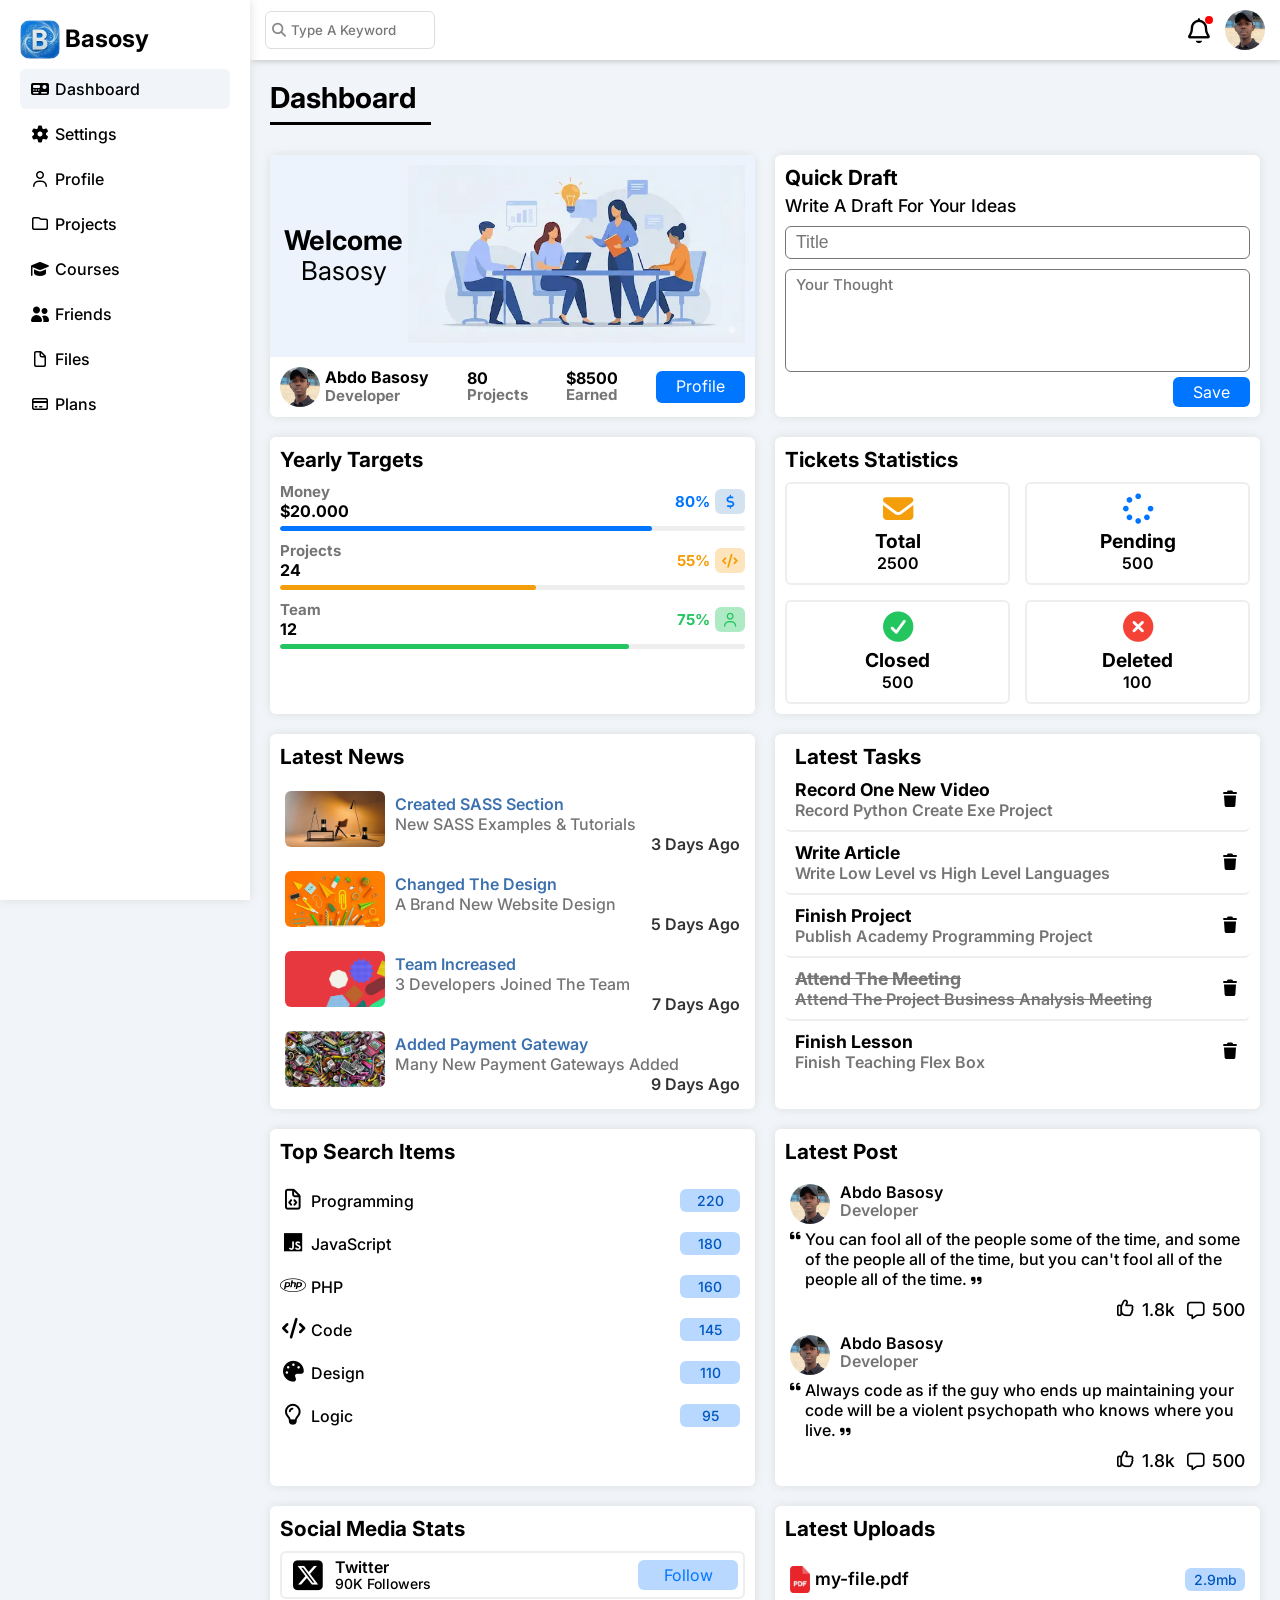
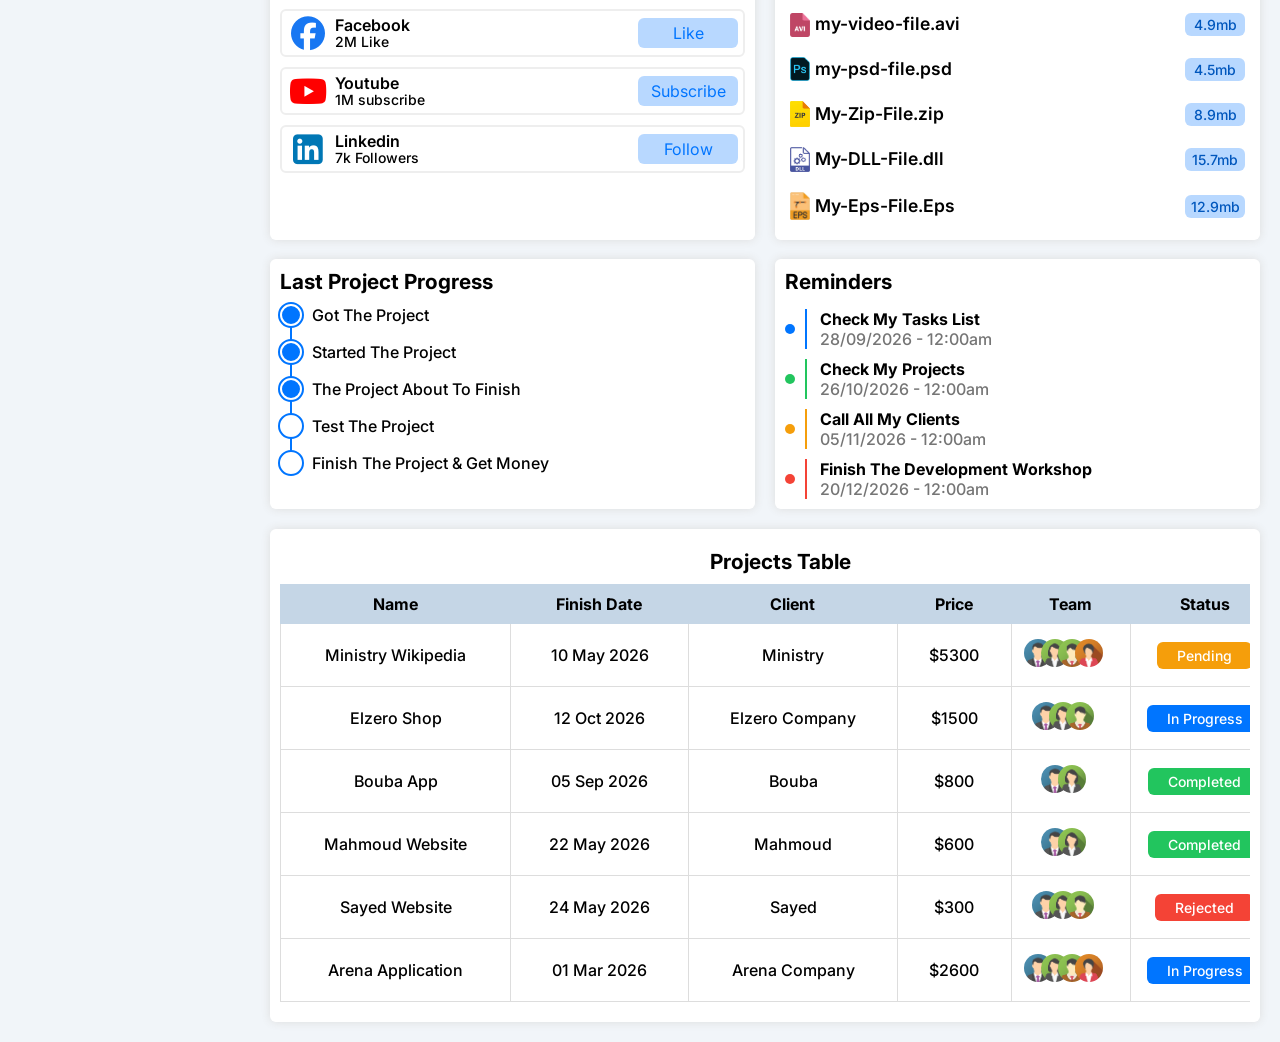
<file: index.html>
<!doctype html>
<html lang="en">
  <head>
    <meta charset="UTF-8" />
    <meta name="viewport" content="width=device-width, initial-scale=1.0" />
    <title>My Dashboard</title>
    <link rel="icon" href="imgs/logo-2.webp" type="image/webp" />
    <meta
      name="description"
      content="Welcome to Abdo Basosy's Developer Dashboard. A comprehensive admin panel to manage projects, track daily tasks, statistics, and yearly targets efficiently."
    />
    <link rel="preconnect" href="https://fonts.googleapis.com" />
    <link rel="preconnect" href="https://fonts.gstatic.com" crossorigin />
    <link
      rel="preload"
      as="style"
      href="https://fonts.googleapis.com/css2?family=Inter:wght@400;500;600;700&display=swap"
    />
    <link
      rel="stylesheet"
      href="https://fonts.googleapis.com/css2?family=Inter:wght@400;500;600;700&display=swap"
      media="print"
      onload="this.media = 'all'"
    />
    <noscript>
      <link
        rel="stylesheet"
        href="https://fonts.googleapis.com/css2?family=Inter:wght@400;500;600;700&display=swap"
      />
    </noscript>
    <link rel="preload" as="image" href="imgs/welcom-team.webp" />
    <link
      rel="stylesheet"
      href="css/all.min.css"
      media="print"
      onload="this.media = 'all'"
    />
    <noscript><link rel="stylesheet" href="css/all.min.css" /></noscript>
    <link rel="stylesheet" href="css/framework.css" />
    <link rel="stylesheet" href="css/master.min.css" />
  </head>
  <body class="d-grid">
    <aside class="sidebar bc-white p-10 p-relative">
      <div class="sidebar__logo d-flex align-center gap-5 mb-10">
        <img src="imgs/logo-2.webp" alt="" class="sidebar__logo-image rad-10" />
        <h2 class="sidebar__heading m-0">Basosy</h2>
      </div>
      <ul class="sidebar__links">
        <li>
          <a
            href="index.html"
            class="p-10 rad-6 mb-5 d-flex gap-5 align-center sidebar__link fw-500 active"
          >
            <i
              class="fa-solid fa-tachograph-digital fa-fw"
              aria-hidden="true"
            ></i>
            <span>Dashboard</span>
          </a>
        </li>
        <li>
          <a
            href="settings.html"
            class="p-10 rad-6 mb-5 d-flex gap-5 align-center sidebar__link fw-500"
          >
            <i class="fa-solid fa-gear fa-fw" aria-hidden="true"></i>
            <span>Settings</span>
          </a>
        </li>
        <li>
          <a
            href="profile.html"
            class="p-10 rad-6 mb-5 d-flex gap-5 align-center sidebar__link fw-500"
          >
            <i class="fa-regular fa-user fa-fw" aria-hidden="true"></i>
            <span>Profile</span>
          </a>
        </li>
        <li>
          <a
            href="projects.html"
            class="p-10 rad-6 mb-5 d-flex gap-5 align-center sidebar__link fw-500"
          >
            <i class="fa-regular fa-folder fa-fw" aria-hidden="true"></i>
            <span>Projects</span>
          </a>
        </li>
        <li>
          <a
            href="courses.html"
            class="p-10 rad-6 mb-5 d-flex gap-5 align-center sidebar__link fw-500"
          >
            <i class="fa-solid fa-graduation-cap fa-fw" aria-hidden="true"></i>
            <span>Courses</span>
          </a>
        </li>
        <li>
          <a
            href="friends.html"
            class="p-10 rad-6 mb-5 d-flex gap-5 align-center sidebar__link fw-500"
          >
            <i class="fa-solid fa-user-group fa-fw" aria-hidden="true"></i>
            <span>Friends</span>
          </a>
        </li>
        <li>
          <a
            href="files.html"
            class="p-10 rad-6 mb-5 d-flex gap-5 align-center sidebar__link fw-500"
          >
            <i class="fa-regular fa-file fa-fw" aria-hidden="true"></i>
            <span>Files</span>
          </a>
        </li>
        <li>
          <a
            href="plans.html"
            class="p-10 rad-6 mb-5 d-flex gap-5 align-center sidebar__link fw-500"
          >
            <i class="fa-regular fa-credit-card fa-fw" aria-hidden="true"></i>
            <span>Plans</span>
          </a>
        </li>
      </ul>
    </aside>
    <main>
      <header
        class="header bc-white p-10 d-flex justify-between align-center gap-5"
      >
        <search class="p-relative header__search">
          <form action="">
            <i
              class="fa-solid fa-magnifying-glass p-absolute header__search-icon fs-14"
            ></i>
            <label for="search" class="visually-hidden">Search Bar</label>
            <input
              type="search"
              placeholder="Type A Keyword"
              id="search"
              class="p-10 rad-6 header__search-input fw-500 m-transition w-100 f-family-i"
            />
          </form>
        </search>
        <div class="header__profile d-flex align-center gap-10">
          <i
            class="fa-regular fa-bell fa-lg p-relative header__icon"
            aria-hidden="true"
          ></i>
          <a href="profile.html" class="header__image">
            <img
              src="imgs/myimage.webp"
              class="rad-half p-relative w-full h-full"
              alt="your image"
            />
          </a>
        </div>
      </header>
      <div class="page-content p-20">
        <h1 class="page-content__title p-relative m-0">Dashboard</h1>
        <div class="page-content__wrapper">
          <section class="card welcome">
            <div
              class="welcome__title p-10 d-flex justify-between align-center f-wrap-r"
            >
              <h2 class="welcome__heading lh-1 tc f-grow">
                Welcome <span class="welcome__user-name">Basosy</span>
              </h2>
              <div class="welcome__image f-grow">
                <img src="imgs/welcom-team.webp" alt="" />
              </div>
            </div>
            <div
              class="welcome__info d-flex justify-between p-10 gap-15 lh-1 align-center f-wrap"
            >
              <div class="welcome__user d-flex align-center gap-5 f-grow">
                <img
                  class="welcome__user-image rad-half"
                  src="imgs/myimage.webp"
                  alt=""
                />
                <div class="welcome__user-info">
                  <h3 class="welcome__name m-0 fs-16">Abdo Basosy</h3>
                  <span class="welcome__job f-bold fs-15 c-gray"
                    >Developer</span
                  >
                </div>
              </div>
              <div class="welcome__projects f-grow">
                <span class="welcome__projects-number f-bold">80</span>
                <p class="welcome__projects-label m-0 f-bold fs-15 c-gray">
                  Projects
                </p>
              </div>
              <div class="welcome__money f-grow">
                <span class="f-bold welcome__money-number">$8500</span>
                <p class="m-0 f-bold welcome__money-label c-gray fs-15">
                  Earned
                </p>
              </div>
              <a
                class="button welcome__button bc-primary c-white d-flex align-center rad-6 ml-a"
                href="profile.html"
                aria-label="Go To Profile Page"
                >Profile</a
              >
            </div>
          </section>
          <section class="card draft p-10 d-flex f-column">
            <div class="mb-10">
              <h2 class="card__title m-0 fs-20 mb-5">Quick Draft</h2>
              <p class="card__title-desc m-0 fs-18 fw-500">
                Write A Draft For Your Ideas
              </p>
            </div>
            <form action="" class="d-flex f-column f-grow draft__form">
              <div class="mb-10 draft__title">
                <label for="title-of-draft" class="visually-hidden"
                  >Write Your Title</label
                >
                <input
                  type="text"
                  id="title-of-draft"
                  placeholder="Title"
                  class="draft__title-input w-full p-5 rad-6 fs-18"
                />
              </div>
              <div class="draft__area mb-5 f-grow">
                <label for="text" class="visually-hidden"
                  >Write Your Thought</label
                >
                <textarea
                  id="text"
                  placeholder="Your Thought"
                  class="draft__textarea w-full rad-6 p-5 f-family-i h-full fs-18"
                ></textarea>
              </div>
              <button
                type="submit"
                class="rad-6 bc-primary c-white button draft__submit ml-a f-family-i d-block fs-16 c-poin"
              >
                Save
              </button>
            </form>
          </section>
          <section class="card yearly_targets p-10">
            <h2 class="card__title m-0 fs-20">Yearly Targets</h2>
            <div class="yearly_targets__target mt-10">
              <div class="d-flex justify-between align-center">
                <div class="stats">
                  <h3 class="stats__title m-0 c-gray fs-15" id="money-label">
                    Money
                  </h3>
                  <p class="stats__number m-0 f-bold">$20.000</p>
                </div>
                <div
                  class="yearly_targets__Percentage first d-iflex align-center gap-5"
                >
                  <span class="c-primary f-bold fs-15" aria-hidden="true"
                    >80%</span
                  >
                  <i
                    class="yearly_targets__Percentage-icon fa-solid fa-dollar-sign c-primary rad-6 d-iflex align-center justify-center fs-14"
                    aria-hidden="true"
                  ></i>
                </div>
              </div>
              <progress
                value="80"
                max="100"
                class="yearly_targets__progg yearly_targets__progg--primary bc-eee rad-6 mt-5 d-block w-full"
                aria-labelledby="money-label"
              ></progress>
            </div>
            <div class="yearly_targets__target mt-10">
              <div class="d-flex justify-between align-center">
                <div class="stats">
                  <h3 class="stats__title m-0 c-gray fs-15" id="projects-label">
                    Projects
                  </h3>
                  <p class="stats__number m-0 f-bold">24</p>
                </div>
                <div
                  class="yearly_targets__Percentage second d-iflex align-center gap-5"
                >
                  <span class="c-warning f-bold fs-15" aria-hidden="true"
                    >55%</span
                  >
                  <i
                    class="yearly_targets__Percentage-icon fa-solid fa-code c-warning rad-6 d-iflex align-center justify-center fs-14"
                    aria-hidden="true"
                  ></i>
                </div>
              </div>
              <progress
                value="55"
                max="100"
                class="yearly_targets__progg yearly_targets__progg--warning bc-eee rad-6 mt-5 d-block w-full"
                aria-labelledby="projects-label"
              ></progress>
            </div>
            <div class="yearly_targets__target mt-10">
              <div class="d-flex justify-between align-center">
                <div class="stats">
                  <h3 class="stats__title m-0 c-gray fs-15" id="team-label">
                    Team
                  </h3>
                  <p class="stats__number m-0 f-bold">12</p>
                </div>
                <div
                  class="yearly_targets__Percentage third d-iflex align-center gap-5"
                >
                  <span class="c-success f-bold fs-15" aria-hidden="true"
                    >75%</span
                  >
                  <i
                    class="yearly_targets__Percentage-icon fa-regular fa-user c-success rad-6 d-iflex align-center justify-center fs-14"
                    aria-hidden="true"
                  ></i>
                </div>
              </div>
              <progress
                value="75"
                max="100"
                class="yearly_targets__progg yearly_targets__progg--success bc-eee rad-6 mt-5 d-block w-full"
                aria-labelledby="team-label"
              ></progress>
            </div>
          </section>
          <section class="card tickets-stats p-10">
            <h2 class="card__title m-0 fs-20">Tickets Statistics</h2>
            <div
              class="tickets-stats__boxes d-flex justify-between f-wrap gap-15 mt-10"
            >
              <div class="tickets-stats__box rad-6 p-10 tc f-grow">
                <i
                  class="fa-solid fa-envelope tickets-stats__icon c-warning mb-5 fs-30"
                  aria-hidden="true"
                ></i>
                <span class="tickets-stats__label d-block f-bold fs-19"
                  >Total</span
                >
                <span class="tickets-stats__number d-block fw-600">2500</span>
              </div>
              <div class="tickets-stats__box rad-6 p-10 tc f-grow">
                <i
                  class="fa-solid fa-spinner tickets-stats__icon c-primary mb-5 fs-30"
                  aria-hidden="true"
                ></i>
                <span class="tickets-stats__label d-block f-bold fs-19"
                  >Pending</span
                >
                <span class="tickets-stats__number d-block fw-600">500</span>
              </div>
              <div class="tickets-stats__box rad-6 p-10 tc f-grow">
                <i
                  class="fa-solid fa-circle-check tickets-stats__icon c-success mb-5 fs-30"
                  aria-hidden="true"
                ></i>
                <span class="tickets-stats__label d-block f-bold fs-19"
                  >Closed</span
                >
                <span class="tickets-stats__number d-block fw-600">500</span>
              </div>
              <div class="tickets-stats__box rad-6 p-10 tc f-grow">
                <i
                  class="fa-solid fa-circle-xmark tickets-stats__icon c-danger mb-5 fs-30"
                  aria-hidden="true"
                ></i>
                <span class="tickets-stats__label d-block f-bold fs-19"
                  >Deleted</span
                >
                <span class="tickets-stats__number d-block fw-600">100</span>
              </div>
            </div>
          </section>
          <section class="card news p-10">
            <h2 class="card__title m-0 mb-10 fs-20">Latest News</h2>
            <div class="news__wrapper d-flex gap-10 align-center rad-6 p-5">
              <img
                src="imgs/news-01.webp"
                alt=""
                class="news__image w-100 rad-6"
              />
              <div class="news__content f-grow w-full">
                <p class="news__title m-0 fw-600">Created SASS Section</p>
                <p class="news__desc m-0 fw-500 c-gray">
                  New SASS Examples & Tutorials
                </p>
                <span class="news__date fw-600 d-block text-end"
                  >3 Days Ago</span
                >
              </div>
            </div>
            <div class="news__wrapper d-flex gap-10 align-center rad-6 p-5">
              <img
                src="imgs/news-02.webp"
                alt=""
                class="news__image w-100 rad-6"
              />
              <div class="news__content f-grow w-full">
                <p class="news__title m-0 fw-600">Changed The Design</p>
                <p class="news__desc m-0 fw-500 c-gray">
                  A Brand New Website Design
                </p>
                <span class="news__date fw-600 c-gray d-block text-end"
                  >5 Days Ago</span
                >
              </div>
            </div>
            <div class="news__wrapper d-flex gap-10 align-center rad-6 p-5">
              <img
                src="imgs/news-03.webp"
                alt=""
                class="news__image w-100 rad-6"
              />
              <div class="news__content f-grow w-full">
                <p class="news__title m-0 fw-600">Team Increased</p>
                <p class="news__desc m-0 fw-500 c-gray">
                  3 Developers Joined The Team
                </p>
                <span class="news__date fw-600 c-gray d-block text-end"
                  >7 Days Ago</span
                >
              </div>
            </div>
            <div class="news__wrapper d-flex gap-10 align-center rad-6 p-5">
              <img
                src="imgs/news-04.webp"
                alt=""
                class="news__image w-100 rad-6"
              />
              <div class="news__content f-grow w-full">
                <p class="news__title m-0 fw-600">Added Payment Gateway</p>
                <p class="news__desc m-0 fw-500 c-gray">
                  Many New Payment Gateways Added
                </p>
                <span class="news__date fw-600 c-gray d-block text-end"
                  >9 Days Ago</span
                >
              </div>
            </div>
          </section>
          <section class="card tasks p-10">
            <h2 class="card__title tasks__heading m-0 fs-20">Latest Tasks</h2>
            <ul>
              <li
                class="tasks__row d-flex justify-between align-center p-10 gap-10 rad-6"
              >
                <div class="tasks__info">
                  <h3 class="tasks__title m-0 fs-18">Record One New Video</h3>
                  <p class="tasks__desc m-0 fw-600 c-gray">
                    Record Python Create Exe Project
                  </p>
                </div>
                <button
                  class="but-reset tasks__icon m-transition c-poin fs-16"
                  aria-label="Delete task: Record One New Video"
                >
                  <i class="fa-solid fa-trash" aria-hidden="true"></i>
                </button>
              </li>
              <li
                class="tasks__row d-flex justify-between align-center p-10 gap-10 rad-6"
              >
                <div class="tasks__info">
                  <h3 class="tasks__title m-0 fs-18">Write Article</h3>
                  <p class="tasks__desc m-0 fw-600 c-gray">
                    Write Low Level vs High Level Languages
                  </p>
                </div>
                <button
                  class="but-reset tasks__icon m-transition c-poin fs-16"
                  aria-label="Delete task: Write Article"
                >
                  <i class="fa-solid fa-trash" aria-hidden="true"></i>
                </button>
              </li>
              <li
                class="tasks__row d-flex justify-between align-center p-10 gap-10 rad-6"
              >
                <div class="tasks__info">
                  <h3 class="tasks__title m-0 fs-18">Finish Project</h3>
                  <p class="tasks__desc m-0 fw-600 c-gray">
                    Publish Academy Programming Project
                  </p>
                </div>
                <button
                  class="but-reset tasks__icon m-transition c-poin fs-16"
                  aria-label="Delete task: Finish Project"
                >
                  <i class="fa-solid fa-trash" aria-hidden="true"></i>
                </button>
              </li>
              <li
                class="tasks__row d-flex justify-between align-center p-10 gap-10 c-gray rad-6"
              >
                <div class="tasks__info text-strike">
                  <h3 class="tasks__title m-0 fs-18">Attend The Meeting</h3>
                  <p class="tasks__desc m-0 fw-600 c-gray">
                    Attend The Project Business Analysis Meeting
                  </p>
                </div>
                <button
                  class="but-reset tasks__icon m-transition c-poin fs-16"
                  aria-label="Delete task: Attend The Meeting"
                >
                  <i class="fa-solid fa-trash" aria-hidden="true"></i>
                </button>
              </li>
              <li
                class="tasks__row d-flex justify-between align-center p-10 gap-10 rad-6"
              >
                <div class="tasks__info">
                  <h3 class="tasks__title m-0 fs-18">Finish Lesson</h3>
                  <p class="tasks__desc m-0 fw-600 c-gray">
                    Finish Teaching Flex Box
                  </p>
                </div>
                <button
                  class="but-reset tasks__icon m-transition c-poin fs-16"
                  aria-label="Delete task: Finish Lesson"
                >
                  <i class="fa-solid fa-trash" aria-hidden="true"></i>
                </button>
              </li>
            </ul>
          </section>
          <section class="card top-search p-10">
            <h2 class="card__title m-0 fs-20">Top Search Items</h2>
            <ul class="top-search__items mt-15">
              <li
                class="top-search__item d-flex justify-between gap-10 fw-500 m-transition rad-6"
              >
                <div class="top-search__keyword d-flex align-center gap-5">
                  <i
                    class="fa-regular fa-file-code fs-20"
                    aria-hidden="true"
                  ></i>
                  Programming
                </div>
                <span class="top-search__counter rad-6 fs-14 tc">220</span>
              </li>
              <li
                class="top-search__item d-flex justify-between gap-10 fw-500 m-transition rad-6"
              >
                <div class="top-search__keyword d-flex align-center gap-5">
                  <i class="fa-brands fa-js fs-20" aria-hidden="true"></i>
                  JavaScript
                </div>
                <span class="top-search__counter rad-6 fs-14 tc">180</span>
              </li>
              <li
                class="top-search__item d-flex justify-between gap-10 fw-500 m-transition rad-6"
              >
                <div class="top-search__keyword d-flex align-center gap-5">
                  <i class="fa-brands fa-php fs-20" aria-hidden="true"></i>
                  PHP
                </div>
                <span class="top-search__counter rad-6 fs-14 tc">160</span>
              </li>
              <li
                class="top-search__item d-flex justify-between gap-10 fw-500 m-transition rad-6"
              >
                <div class="top-search__keyword d-flex align-center gap-5">
                  <i class="fa-solid fa-code fs-20" aria-hidden="true"></i>
                  Code
                </div>
                <span class="top-search__counter rad-6 fs-14 tc">145</span>
              </li>
              <li
                class="top-search__item d-flex justify-between gap-10 fw-500 m-transition rad-6"
              >
                <div class="top-search__keyword d-flex align-center gap-5">
                  <i class="fa-solid fa-palette fs-20" aria-hidden="true"></i>
                  Design
                </div>
                <span class="top-search__counter rad-6 fs-14 tc">110</span>
              </li>
              <li
                class="top-search__item d-flex justify-between gap-10 fw-500 m-transition rad-6"
              >
                <div class="top-search__keyword d-flex align-center gap-5">
                  <i
                    class="fa-regular fa-lightbulb fs-20"
                    aria-hidden="true"
                  ></i>
                  Logic
                </div>
                <span class="top-search__counter rad-6 fs-14 tc">95</span>
              </li>
            </ul>
          </section>
          <section class="card post p-10">
            <h2 class="card__title m-0 fs-20">Latest Post</h2>
            <div class="post__box p-5 rad-6">
              <div class="post__author mt-15 d-flex gap-10 f-wrap">
                <img
                  src="imgs/myimage.webp"
                  alt=""
                  class="post__author-avatar rad-half"
                />
                <div class="post__author-info lh-1">
                  <p class="post__author-name m-0 fw-600">Abdo Basosy</p>
                  <span class="post__author-job fw-600 c-gray">Developer</span>
                </div>
              </div>
              <q class="post__text fw-500 d-block mt-5 p-relative">
                You can fool all of the people some of the time, and some of the
                people all of the time, but you can't fool all of the people all
                of the time.
              </q>
              <div class="post__stats d-flex gap-10 mt-10 justify-end">
                <div class="post__like d-flex gap-5 align-center fw-500 fs-18">
                  <button
                    class="but-reset fs-18 post__like-icon c-poin"
                    aria-label="Like This post"
                  >
                    <i class="fa-regular fa-thumbs-up" aria-hidden="true"></i>
                  </button>
                  <span class="post__like-number">1.8k</span>
                  <span class="visually-hidden">like</span>
                </div>
                <div
                  class="post__comment d-flex gap-5 align-center fw-500 fs-18"
                >
                  <i
                    class="fa-regular fa-message post__comment-icon"
                    aria-hidden="true"
                  ></i>
                  <span class="visually-hidden">comment</span>
                  <span class="post__comment-number">500</span>
                </div>
              </div>
            </div>
            <div class="post__box p-5 rad-6">
              <div class="post__author d-flex gap-10 f-wrap">
                <img
                  src="imgs/myimage.webp"
                  alt=""
                  class="post__author-avatar rad-half"
                />
                <div class="post__author-info lh-1">
                  <p class="post__author-name m-0 fw-600">Abdo Basosy</p>
                  <span class="post__author-job fw-600 c-gray">Developer</span>
                </div>
              </div>
              <q class="post__text fw-500 d-block mt-5 p-relative">
                Always code as if the guy who ends up maintaining your code will
                be a violent psychopath who knows where you live.
              </q>
              <div class="post__stats d-flex gap-10 mt-10 justify-end">
                <div class="post__like d-flex gap-5 align-center fw-500 fs-18">
                  <button
                    class="but-reset fs-18 post__like-icon c-poin"
                    aria-label="Like This post"
                  >
                    <i class="fa-regular fa-thumbs-up" aria-hidden="true"></i>
                  </button>
                  <span class="post__like-number">1.8k</span>
                  <span class="visually-hidden">like</span>
                </div>
                <div
                  class="post__comment d-flex gap-5 align-center fw-500 fs-18"
                >
                  <i
                    class="fa-regular fa-message post__comment-icon"
                    aria-hidden="true"
                  ></i>
                  <span class="visually-hidden">comment</span>
                  <span class="post__comment-number">500</span>
                </div>
              </div>
            </div>
          </section>
          <section class="card p-10 social-media">
            <h2 class="card__title m-0 mb-10 fs-20">Social Media Stats</h2>
            <div
              class="social-media__box social-media__box--twitter d-flex justify-center gap-5 align-center rad-6 p-5 mb-10 m-transition p-relative"
            >
              <i
                class="fa-brands fa-square-x-twitter social-media__icon"
                aria-hidden="true"
              ></i>
              <div class="social-media__stats f-grow lh-1">
                <div class="social-media__title fw-600">Twitter</div>
                <div class="social-media__desc fw-500 fs-14">90K Followers</div>
              </div>
              <a
                href="https://x.com/home"
                target="_blank"
                aria-label="Go To Twitter"
                class="social-media__button c-primary rad-6 m-transition tc"
                >Follow</a
              >
            </div>
            <div
              class="social-media__box social-media__box--facebook d-flex justify-between gap-5 align-center rad-6 p-5 mb-10 m-transition p-relative"
            >
              <i
                class="fa-brands fa-facebook social-media__icon social-media__icon--facebook"
                aria-hidden="true"
              ></i>
              <div class="social-media__stats f-grow lh-1">
                <div class="social-media__title fw-600">Facebook</div>
                <div class="social-media__desc fw-500 fs-14">2M Like</div>
              </div>
              <a
                href="https://www.facebook.com/"
                target="_blank"
                aria-label="Go To Facebook"
                class="social-media__button c-primary rad-6 m-transition tc"
                >Like</a
              >
            </div>
            <div
              class="social-media__box social-media__box--youtube d-flex justify-between gap-5 align-center rad-6 p-5 mb-10 m-transition p-relative"
            >
              <i
                class="fa-brands fa-youtube social-media__icon social-media__icon--youtube"
                aria-hidden="true"
              ></i>
              <div class="social-media__stats f-grow lh-1">
                <div class="social-media__title fw-600">Youtube</div>
                <div class="social-media__desc fw-500 fs-14">1M subscribe</div>
              </div>
              <a
                href="https://www.youtube.com/"
                target="_blank"
                aria-label="Go To Youtube"
                class="social-media__button c-primary rad-6 m-transition tc"
                >Subscribe</a
              >
            </div>
            <div
              class="social-media__box social-media__box--linkedin d-flex justify-between gap-5 align-center rad-6 p-5 mb-10 m-transition p-relative"
            >
              <i
                class="fa-brands fa-square-linkedin social-media__icon social-media__icon--linkedin"
                aria-hidden="true"
              ></i>
              <div class="social-media__stats f-grow lh-1">
                <div class="social-media__title fw-600">Linkedin</div>
                <div class="social-media__desc fw-500 fs-14">7k Followers</div>
              </div>
              <a
                href="https://www.linkedin.com/"
                target="_blank"
                aria-label="Go To Linkedin"
                class="social-media__button c-primary rad-6 m-transition tc"
                >Follow</a
              >
            </div>
          </section>
          <section class="card p-10 uploads">
            <h2 class="card__title m-0 fs-20">Latest Uploads</h2>
            <ul class="uploads__list mt-15">
              <li class="uploads__file rad-6 d-flex gap-5 align-center">
                <img
                  src="imgs/pdf-icon.webp"
                  alt="pdf-icon"
                  class="uploads__file-icon"
                  aria-hidden="true"
                  loading="lazy"
                />
                <div class="uploads__file-desc d-flex justify-between f-grow">
                  <div class="uploads__file-name fw-600 fs-18">my-file.pdf</div>
                  <span class="uploads__file-size fw-500 tc fs-14 rad-6"
                    >2.9mb</span
                  >
                </div>
              </li>
              <li class="uploads__file rad-6 d-flex gap-5 align-center">
                <img
                  src="imgs/avi-icon.webp"
                  alt="avi-icon"
                  class="uploads__file-icon"
                  aria-hidden="true"
                  loading="lazy"
                />
                <div class="uploads__file-desc d-flex justify-between f-grow">
                  <div class="uploads__file-name fw-600 fs-18">
                    my-video-file.avi
                  </div>
                  <span class="uploads__file-size fw-500 tc fs-14 rad-6"
                    >4.9mb</span
                  >
                </div>
              </li>
              <li class="uploads__file rad-6 d-flex gap-5 align-center">
                <img
                  src="imgs/psd-icon.webp"
                  alt="psd-icon"
                  class="uploads__file-icon"
                  aria-hidden="true"
                  loading="lazy"
                />
                <div class="uploads__file-desc d-flex justify-between f-grow">
                  <div class="uploads__file-name fw-600 fs-18">
                    my-psd-file.psd
                  </div>
                  <span class="uploads__file-size fw-500 tc fs-14 rad-6"
                    >4.5mb</span
                  >
                </div>
              </li>
              <li class="uploads__file rad-6 d-flex gap-5 align-center">
                <img
                  src="imgs/zip-icon.webp"
                  alt="zip-icon"
                  class="uploads__file-icon"
                  aria-hidden="true"
                  loading="lazy"
                />
                <div class="uploads__file-desc d-flex justify-between f-grow">
                  <div class="uploads__file-name fw-600 fs-18">
                    My-Zip-File.zip
                  </div>
                  <span class="uploads__file-size fw-500 tc fs-14 rad-6"
                    >8.9mb</span
                  >
                </div>
              </li>
              <li class="uploads__file rad-6 d-flex gap-5 align-center">
                <img
                  src="imgs/dll-icon.webp"
                  alt="dll-icon"
                  class="uploads__file-icon"
                  aria-hidden="true"
                  loading="lazy"
                />
                <div class="uploads__file-desc d-flex justify-between f-grow">
                  <div class="uploads__file-name fw-600 fs-18">
                    My-DLL-File.dll
                  </div>
                  <span class="uploads__file-size fw-500 tc fs-14 rad-6"
                    >15.7mb</span
                  >
                </div>
              </li>
              <li class="uploads__file rad-6 d-flex gap-5 align-center">
                <img
                  src="imgs/eps-icon.webp"
                  class="uploads__file-icon"
                  alt="eps-icon"
                  aria-hidden="true"
                  loading="lazy"
                />
                <div class="uploads__file-desc d-flex justify-between f-grow">
                  <div class="uploads__file-name fw-600 fs-18">
                    My-Eps-File.Eps
                  </div>
                  <span class="uploads__file-size fw-500 tc fs-14 rad-6"
                    >12.9mb</span
                  >
                </div>
              </li>
            </ul>
          </section>
          <section class="card p-10 project-progress">
            <h2 class="card__title m-0 fs-20">Last Project Progress</h2>
            <ul class="project-progress__steps p-relative mt-10">
              <li
                class="project-progress__step done fw-500 d-flex gap-10 align-center"
              >
                Got The Project
              </li>
              <li
                class="project-progress__step done fw-500 d-flex gap-10 align-center"
              >
                Started The Project
              </li>
              <li
                class="project-progress__step done fw-500 d-flex gap-10 align-center"
              >
                The Project About To Finish
              </li>
              <li
                class="project-progress__step pending fw-500 d-flex gap-10 align-center"
              >
                Test The Project
              </li>
              <li
                class="project-progress__step fw-500 d-flex gap-10 align-center"
              >
                Finish The Project & Get Money
              </li>
            </ul>
          </section>
          <section class="card p-10 reminders">
            <h2 class="card__title m-0 fs-20">Reminders</h2>
            <ul class="reminders_list mt-15">
              <li class="reminders__task rad-6 mb-10 p-relative">
                <p class="reminders__task-title m-0 f-bold">
                  Check My Tasks List
                </p>
                <p class="reminders__task-date m-0 c-gray fw-500">
                  28/09/2026 - 12:00am
                </p>
              </li>
              <li class="reminders__task rad-6 mb-10 p-relative">
                <p class="reminders__task-title m-0 f-bold">
                  Check My Projects
                </p>
                <p class="reminders__task-date m-0 c-gray fw-500">
                  26/10/2026 - 12:00am
                </p>
              </li>
              <li class="reminders__task rad-6 mb-10 p-relative">
                <p class="reminders__task-title m-0 f-bold">
                  Call All My Clients
                </p>
                <p class="reminders__task-date m-0 c-gray fw-500">
                  05/11/2026 - 12:00am
                </p>
              </li>
              <li class="reminders__task rad-6 p-relative">
                <p class="reminders__task-title m-0 f-bold">
                  Finish The Development Workshop
                </p>
                <p class="reminders__task-date m-0 c-gray fw-500">
                  20/12/2026 - 12:00am
                </p>
              </li>
            </ul>
          </section>
        </div>
        <section class="project-table mt-20 card">
          <div class="project-table__responsive-table">
            <table class="project-table__table w-full fw-500">
              <caption class="project-table__caption f-bold fs-20 mb-10">
                Projects Table
              </caption>
              <thead class="project__thead rad-6">
                <tr>
                  <th class="project__th p-10">Name</th>
                  <th class="project__th p-10">Finish Date</th>
                  <th class="project__th p-10">Client</th>
                  <th class="project__th p-10">Price</th>
                  <th class="project__th p-10">Team</th>
                  <th class="project__th p-10">Status</th>
                </tr>
              </thead>
              <tbody class="project-table__tbody">
                <tr class="project-table__tbody-tr">
                  <td class="project__td p-20 tc">Ministry Wikipedia</td>
                  <td class="project__td p-20 tc">10 May 2026</td>
                  <td class="project__td p-20 tc">Ministry</td>
                  <td class="project__td p-20 tc">$5300</td>
                  <td class="project-table__image-holder tc p-15">
                    <img
                      src="imgs/team-01.png"
                      alt=""
                      class="project-table__tbody-img"
                      loading="lazy"
                    />
                    <img
                      src="imgs/team-02.png"
                      alt=""
                      class="project-table__tbody-img"
                      loading="lazy"
                    />
                    <img
                      src="imgs/team-03.png"
                      alt=""
                      class="project-table__tbody-img"
                      loading="lazy"
                    />
                    <img
                      src="imgs/team-04.png"
                      alt=""
                      class="project-table__tbody-img"
                      loading="lazy"
                    />
                  </td>
                  <td class="project__td">
                    <div
                      class="project-table__stat button bc-warning rad-6 c-white"
                    >
                      Pending
                    </div>
                  </td>
                </tr>
                <tr class="project-table__tbody-tr">
                  <td class="project__td p-20 tc">Elzero Shop</td>
                  <td class="project__td p-20 tc">12 Oct 2026</td>
                  <td class="project__td p-20 tc">Elzero Company</td>
                  <td class="project__td p-20 tc">$1500</td>
                  <td class="project-table__image-holder tc p-15">
                    <img
                      src="imgs/team-01.png"
                      alt=""
                      class="project-table__tbody-img"
                      loading="lazy"
                    />
                    <img
                      src="imgs/team-02.png"
                      alt=""
                      class="project-table__tbody-img"
                      loading="lazy"
                    />
                    <img
                      src="imgs/team-03.png"
                      alt=""
                      class="project-table__tbody-img"
                      loading="lazy"
                    />
                  </td>
                  <td class="project__td">
                    <div
                      class="project-table__stat button bc-primary rad-6 c-white"
                    >
                      In Progress
                    </div>
                  </td>
                </tr>
                <tr class="project-table__tbody-tr">
                  <td class="project__td p-20 tc">Bouba App</td>
                  <td class="project__td p-20 tc">05 Sep 2026</td>
                  <td class="project__td p-20 tc">Bouba</td>
                  <td class="project__td p-20 tc">$800</td>
                  <td class="project-table__image-holder tc p-15">
                    <img
                      src="imgs/team-01.png"
                      alt=""
                      class="project-table__tbody-img"
                      loading="lazy"
                    />
                    <img
                      src="imgs/team-02.png"
                      alt=""
                      class="project-table__tbody-img"
                      loading="lazy"
                    />
                  </td>
                  <td class="project__td">
                    <div
                      class="project-table__stat button bc-success rad-6 c-white"
                    >
                      Completed
                    </div>
                  </td>
                </tr>
                <tr class="project-table__tbody-tr">
                  <td class="project__td p-20 tc">Mahmoud Website</td>
                  <td class="project__td p-20 tc">22 May 2026</td>
                  <td class="project__td p-20 tc">Mahmoud</td>
                  <td class="project__td p-20 tc">$600</td>
                  <td class="project-table__image-holder tc p-15">
                    <img
                      src="imgs/team-01.png"
                      alt=""
                      class="project-table__tbody-img"
                      loading="lazy"
                    />
                    <img
                      src="imgs/team-02.png"
                      alt=""
                      class="project-table__tbody-img"
                      loading="lazy"
                    />
                  </td>
                  <td class="project__td">
                    <div
                      class="project-table__stat button bc-success rad-6 c-white"
                    >
                      Completed
                    </div>
                  </td>
                </tr>
                <tr class="project-table__tbody-tr">
                  <td class="project__td p-20 tc">Sayed Website</td>
                  <td class="project__td p-20 tc">24 May 2026</td>
                  <td class="project__td p-20 tc">Sayed</td>
                  <td class="project__td p-20 tc">$300</td>
                  <td class="project-table__image-holder tc p-15">
                    <img
                      src="imgs/team-01.png"
                      alt=""
                      class="project-table__tbody-img"
                      loading="lazy"
                    />
                    <img
                      src="imgs/team-02.png"
                      alt=""
                      class="project-table__tbody-img"
                      loading="lazy"
                    />
                    <img
                      src="imgs/team-03.png"
                      alt=""
                      class="project-table__tbody-img"
                      loading="lazy"
                    />
                  </td>
                  <td class="project__td">
                    <div
                      class="project-table__stat button bc-danger rad-6 c-white"
                    >
                      Rejected
                    </div>
                  </td>
                </tr>
                <tr class="project-table__tbody-tr">
                  <td class="project__td p-20 tc">Arena Application</td>
                  <td class="project__td p-20 tc">01 Mar 2026</td>
                  <td class="project__td p-20 tc">Arena Company</td>
                  <td class="project__td p-20 tc">$2600</td>
                  <td class="project-table__image-holder tc p-15">
                    <img
                      src="imgs/team-01.png"
                      alt=""
                      class="project-table__tbody-img"
                      loading="lazy"
                    />
                    <img
                      src="imgs/team-02.png"
                      alt=""
                      class="project-table__tbody-img"
                      loading="lazy"
                    />
                    <img
                      src="imgs/team-03.png"
                      alt=""
                      class="project-table__tbody-img"
                      loading="lazy"
                    />
                    <img
                      src="imgs/team-04.png"
                      alt=""
                      class="project-table__tbody-img"
                      loading="lazy"
                    />
                  </td>
                  <td class="project__td">
                    <div
                      class="project-table__stat button bc-primary rad-6 c-white"
                    >
                      In Progress
                    </div>
                  </td>
                </tr>
              </tbody>
            </table>
          </div>
        </section>
      </div>
    </main>
  </body>
</html>
</file>
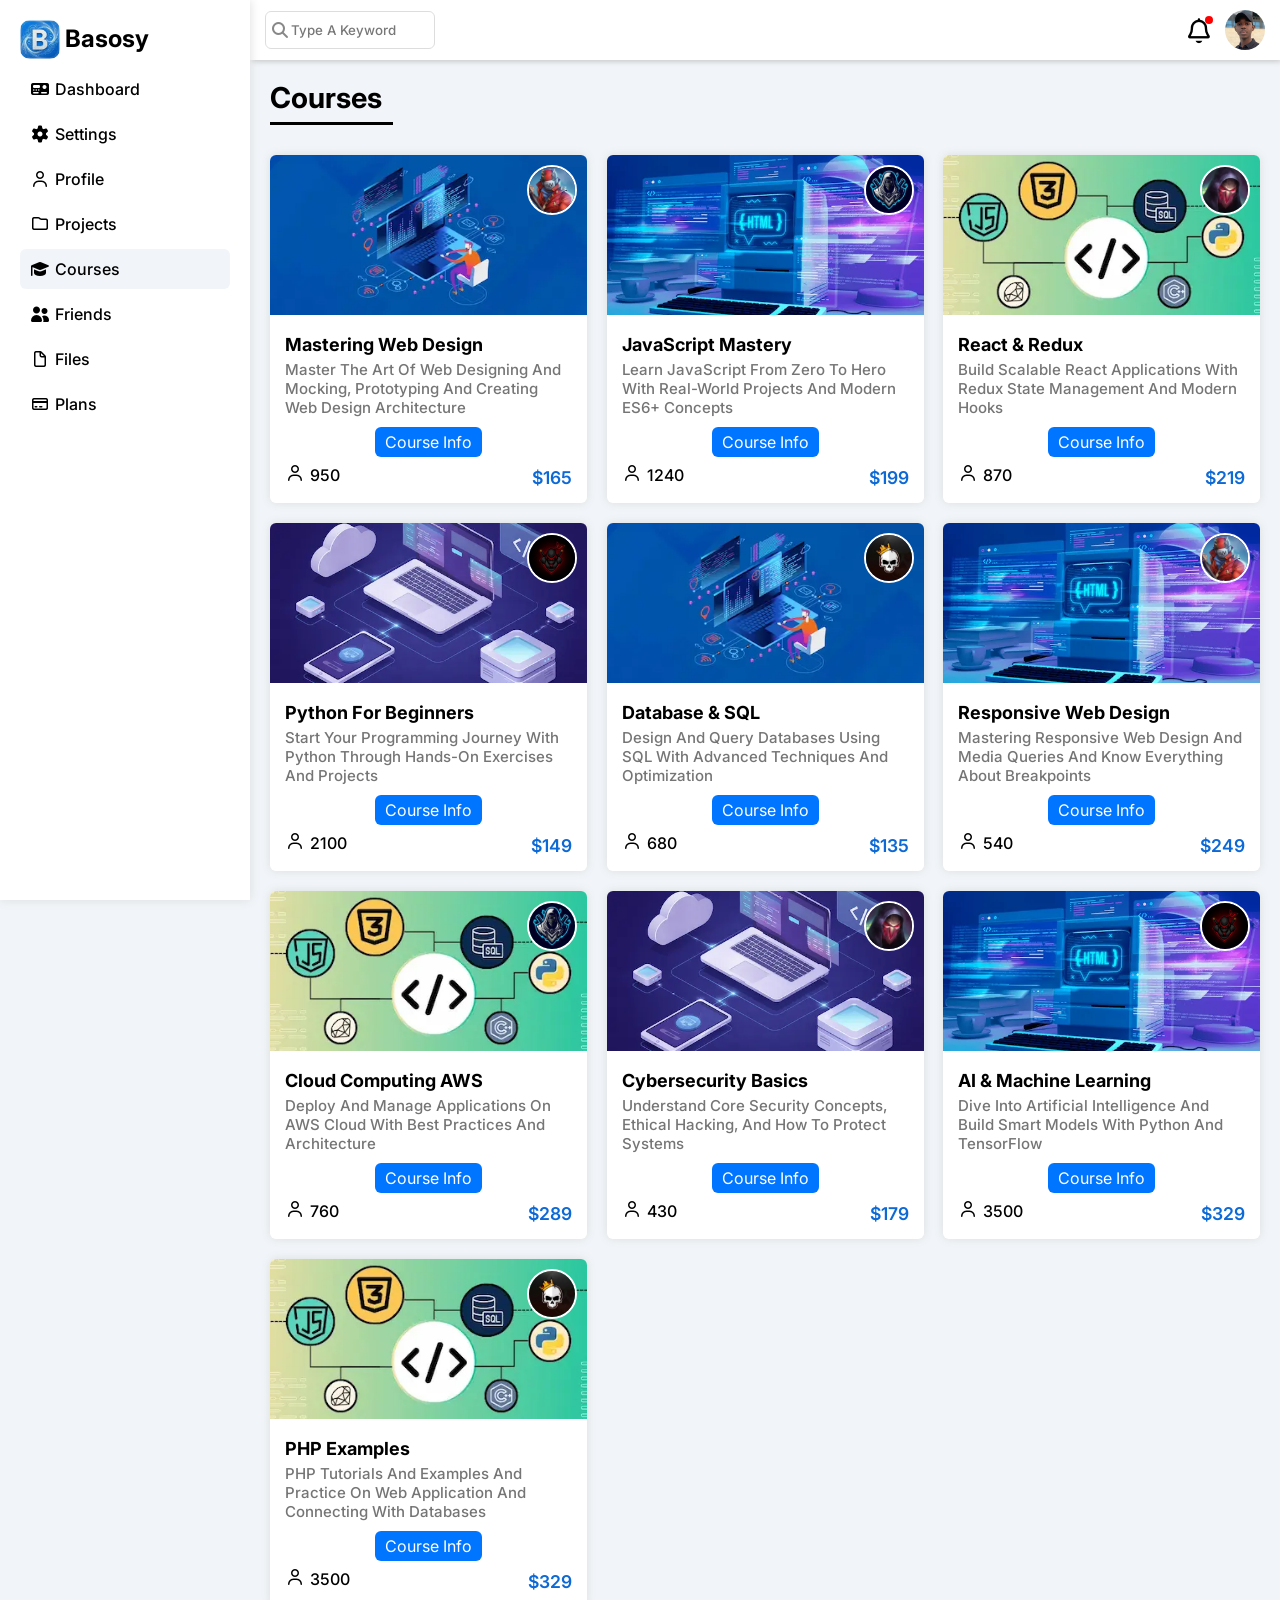
<file: courses.html>
<!doctype html>
<html lang="en">
  <head>
    <meta charset="UTF-8" />
    <meta name="viewport" content="width=device-width, initial-scale=1.0" />
    <title>Courses</title>
    <link rel="icon" href="imgs/logo-2.webp" type="image/webp" />
    <meta
      name="description"
      content="Basosy Dashboard Courses: Your gateway to learning. Discover new web development tutorials, track student counts, and access detailed information for tech courses."
    />
    <link rel="preconnect" href="https://fonts.googleapis.com" />
    <link rel="preconnect" href="https://fonts.gstatic.com" crossorigin />
    <link
      rel="preload"
      as="style"
      href="https://fonts.googleapis.com/css2?family=Inter:wght@400;500;600;700&display=swap"
    />
    <link
      rel="stylesheet"
      href="https://fonts.googleapis.com/css2?family=Inter:wght@400;500;600;700&display=swap"
      media="print"
      onload="this.media = 'all'"
    />
    <noscript>
      <link
        rel="stylesheet"
        href="https://fonts.googleapis.com/css2?family=Inter:wght@400;500;600;700&display=swap"
      />
    </noscript>
    <link
      rel="stylesheet"
      href="css/all.min.css"
      media="print"
      onload="this.media = 'all'"
    />
    <noscript><link rel="stylesheet" href="css/all.min.css" /></noscript>
    <link rel="stylesheet" href="css/framework.css" />
    <link rel="stylesheet" href="css/master.min.css" />
  </head>
  <body>
    <aside class="sidebar bc-white p-10 p-relative">
      <div class="sidebar__logo d-flex align-center gap-5 mb-10">
        <img
          src="imgs/logo-2.webp"
          alt="Basosy Logo"
          class="sidebar__logo-image rad-10"
        />
        <h2 class="sidebar__heading m-0">Basosy</h2>
      </div>
      <ul class="sidebar__links">
        <li>
          <a
            href="index.html"
            class="p-10 rad-6 mb-5 d-flex gap-5 align-center sidebar__link fw-500"
          >
            <i
              class="fa-solid fa-tachograph-digital fa-fw"
              aria-hidden="true"
            ></i>
            <span>Dashboard</span>
          </a>
        </li>
        <li>
          <a
            href="settings.html"
            class="p-10 rad-6 mb-5 d-flex gap-5 align-center sidebar__link fw-500"
          >
            <i class="fa-solid fa-gear fa-fw" aria-hidden="true"></i>
            <span>Settings</span>
          </a>
        </li>
        <li>
          <a
            href="profile.html"
            class="p-10 rad-6 mb-5 d-flex gap-5 align-center sidebar__link fw-500"
          >
            <i class="fa-regular fa-user fa-fw" aria-hidden="true"></i>
            <span>Profile</span>
          </a>
        </li>
        <li>
          <a
            href="projects.html"
            class="p-10 rad-6 mb-5 d-flex gap-5 align-center sidebar__link fw-500"
          >
            <i class="fa-regular fa-folder fa-fw" aria-hidden="true"></i>
            <span>Projects</span>
          </a>
        </li>
        <li>
          <a
            href="courses.html"
            class="p-10 rad-6 mb-5 d-flex gap-5 align-center sidebar__link fw-500 active"
          >
            <i class="fa-solid fa-graduation-cap fa-fw" aria-hidden="true"></i>
            <span>Courses</span>
          </a>
        </li>
        <li>
          <a
            href="friends.html"
            class="p-10 rad-6 mb-5 d-flex gap-5 align-center sidebar__link fw-500"
          >
            <i class="fa-solid fa-user-group fa-fw" aria-hidden="true"></i>
            <span>Friends</span>
          </a>
        </li>
        <li>
          <a
            href="files.html"
            class="p-10 rad-6 mb-5 d-flex gap-5 align-center sidebar__link fw-500"
          >
            <i class="fa-regular fa-file fa-fw" aria-hidden="true"></i>
            <span>Files</span>
          </a>
        </li>
        <li>
          <a
            href="plans.html"
            class="p-10 rad-6 mb-5 d-flex gap-5 align-center sidebar__link fw-500"
          >
            <i class="fa-regular fa-credit-card fa-fw" aria-hidden="true"></i>
            <span>Plans</span>
          </a>
        </li>
      </ul>
    </aside>
    <main>
      <header
        class="header bc-white p-10 d-flex justify-between align-center gap-5"
      >
        <search class="p-relative header__search">
          <form action="">
            <i
              class="fa-solid fa-magnifying-glass p-absolute header__search-icon"
            ></i>
            <label for="search" class="visually-hidden">Search Bar</label>
            <input
              type="search"
              placeholder="Type A Keyword"
              id="search"
              class="p-10 rad-6 header__search-input fw-500 m-transition w-100 f-family-i"
            />
          </form>
        </search>
        <div class="header__profile d-flex align-center gap-10">
          <i
            class="fa-regular fa-bell fa-lg p-relative header__icon"
            aria-hidden="true"
          ></i>
          <a href="profile.html" class="header__image">
            <img
              src="imgs/myimage.webp"
              class="rad-half p-relative w-full h-full"
              alt="your image"
            />
          </a>
        </div>
      </header>
      <div class="page-content p-20">
        <h1 class="page-content__title m-0 p-relative">Courses</h1>
        <div class="page-content__wrapper courses-page">
          <section class="card course-card p-relative ov-h m-transition">
            <img
              src="imgs/courses-1.webp"
              alt=""
              class="course-card__img mw-full w-full"
            />
            <img
              src="imgs/friend-01.webp"
              alt=""
              class="course-card__owner p-absolute rad-half"
            />
            <div class="course-card__box p-15">
              <h2 class="card__title card__title--course m-0 mb-5">
                Mastering Web Design
              </h2>
              <p class="card__title-desc m-0 c-gray fw-500 fs-15 mb-10">
                Master The Art Of Web Designing And Mocking, Prototyping And
                Creating Web Design Architecture
              </p>
              <a
                href="#"
                class="course-card__info-button bc-primary c-white rad-6 d-block m-a"
                >Course Info</a
              >
              <div
                class="course-card__info d-flex justify-between align-center gap-5 f-wrap mt-5"
              >
                <div class="d-flex gap-5 fw-500">
                  <i
                    class="fa-regular fa-user fa-fw course-card__icon"
                    aria-hidden="true"
                  ></i>
                  <span class="visually-hidden">Student Number</span>
                  <span class="course-card__stu-num">950</span>
                </div>
                <span
                  class="course-card__salary fw-600 c-primary-a d-block mt-5 text-end fs-18"
                  >$165</span
                >
              </div>
            </div>
          </section>
          <section class="card course-card p-relative ov-h m-transition">
            <img
              src="imgs/courses-2.webp"
              alt=""
              class="course-card__img mw-full w-full"
            />
            <img
              src="imgs/friend-02.webp"
              alt=""
              class="course-card__owner p-absolute rad-half"
            />
            <div class="course-card__box p-15">
              <h2 class="card__title card__title--course m-0 mb-5">
                JavaScript Mastery
              </h2>
              <p class="card__title-desc m-0 c-gray fw-500 fs-15 mb-10">
                Learn JavaScript From Zero To Hero With Real-World Projects And
                Modern ES6+ Concepts
              </p>
              <a
                href="#"
                class="course-card__info-button bc-primary c-white rad-6 d-block m-a"
                >Course Info</a
              >
              <div
                class="course-card__info d-flex justify-between align-center gap-5 f-wrap mt-5"
              >
                <div class="d-flex gap-5 fw-500">
                  <i
                    class="fa-regular fa-user fa-fw course-card__icon"
                    aria-hidden="true"
                  ></i>
                  <span class="visually-hidden">Student Number</span>
                  <span class="course-card__stu-num">1240</span>
                </div>
                <span
                  class="course-card__salary fw-600 c-primary-a d-block mt-5 text-end fs-18"
                  >$199</span
                >
              </div>
            </div>
          </section>
          <section class="card course-card p-relative ov-h m-transition">
            <img
              src="imgs/courses-3.webp"
              alt=""
              class="course-card__img mw-full w-full"
            />
            <img
              src="imgs/friend-03.webp"
              alt=""
              class="course-card__owner p-absolute rad-half"
            />
            <div class="course-card__box p-15">
              <h2 class="card__title card__title--course m-0 mb-5">
                React & Redux
              </h2>
              <p class="card__title-desc m-0 c-gray fw-500 fs-15 mb-10">
                Build Scalable React Applications With Redux State Management
                And Modern Hooks
              </p>
              <a
                href="#"
                class="course-card__info-button bc-primary c-white rad-6 d-block m-a"
                >Course Info</a
              >
              <div
                class="course-card__info d-flex justify-between align-center gap-5 f-wrap mt-5"
              >
                <div class="d-flex gap-5 fw-500">
                  <i
                    class="fa-regular fa-user fa-fw course-card__icon"
                    aria-hidden="true"
                  ></i>
                  <span class="visually-hidden">Student Number</span>
                  <span class="course-card__stu-num">870</span>
                </div>
                <span
                  class="course-card__salary fw-600 c-primary-a d-block mt-5 text-end fs-18"
                  >$219</span
                >
              </div>
            </div>
          </section>
          <section class="card course-card p-relative ov-h m-transition">
            <img
              src="imgs/courses-4.webp"
              alt=""
              class="course-card__img mw-full w-full"
            />
            <img
              src="imgs/friend-04.webp"
              alt=""
              class="course-card__owner p-absolute rad-half"
            />
            <div class="course-card__box p-15">
              <h2 class="card__title card__title--course m-0 mb-5">
                Python For Beginners
              </h2>
              <p class="card__title-desc m-0 c-gray fw-500 fs-15 mb-10">
                Start Your Programming Journey With Python Through Hands-On
                Exercises And Projects
              </p>
              <a
                href="#"
                class="course-card__info-button bc-primary c-white rad-6 d-block m-a"
                >Course Info</a
              >
              <div
                class="course-card__info d-flex justify-between align-center gap-5 f-wrap mt-5"
              >
                <div class="d-flex gap-5 fw-500">
                  <i
                    class="fa-regular fa-user fa-fw course-card__icon"
                    aria-hidden="true"
                  ></i>
                  <span class="visually-hidden">Student Number</span>
                  <span class="course-card__stu-num">2100</span>
                </div>
                <span
                  class="course-card__salary fw-600 c-primary-a d-block mt-5 text-end fs-18"
                  >$149</span
                >
              </div>
            </div>
          </section>
          <section class="card course-card p-relative ov-h m-transition">
            <img
              src="imgs/courses-1.webp"
              alt=""
              class="course-card__img mw-full w-full"
            />
            <img
              src="imgs/friend-05.webp"
              alt=""
              class="course-card__owner p-absolute rad-half"
            />
            <div class="course-card__box p-15">
              <h2 class="card__title card__title--course m-0 mb-5">
                Database & SQL
              </h2>
              <p class="card__title-desc m-0 c-gray fw-500 fs-15 mb-10">
                Design And Query Databases Using SQL With Advanced Techniques
                And Optimization
              </p>
              <a
                href="#"
                class="course-card__info-button bc-primary c-white rad-6 d-block m-a"
                >Course Info</a
              >
              <div
                class="course-card__info d-flex justify-between align-center gap-5 f-wrap mt-5"
              >
                <div class="d-flex gap-5 fw-500">
                  <i
                    class="fa-regular fa-user fa-fw course-card__icon"
                    aria-hidden="true"
                  ></i>
                  <span class="visually-hidden">Student Number</span>
                  <span class="course-card__stu-num">680</span>
                </div>
                <span
                  class="course-card__salary fw-600 c-primary-a d-block mt-5 text-end fs-18"
                  >$135</span
                >
              </div>
            </div>
          </section>
          <section class="card course-card p-relative ov-h m-transition">
            <img
              src="imgs/courses-2.webp"
              alt=""
              class="course-card__img mw-full w-full"
            />
            <img
              src="imgs/friend-01.webp"
              alt=""
              class="course-card__owner p-absolute rad-half"
            />
            <div class="course-card__box p-15">
              <h2 class="card__title card__title--course m-0 mb-5">
                Responsive Web Design
              </h2>
              <p class="card__title-desc m-0 c-gray fw-500 fs-15 mb-10">
                Mastering Responsive Web Design And Media Queries And Know
                Everything About Breakpoints
              </p>
              <a
                href="#"
                class="course-card__info-button bc-primary c-white rad-6 d-block m-a"
                >Course Info</a
              >
              <div
                class="course-card__info d-flex justify-between align-center gap-5 f-wrap mt-5"
              >
                <div class="d-flex gap-5 fw-500">
                  <i
                    class="fa-regular fa-user fa-fw course-card__icon"
                    aria-hidden="true"
                  ></i>
                  <span class="visually-hidden">Student Number</span>
                  <span class="course-card__stu-num">540</span>
                </div>
                <span
                  class="course-card__salary fw-600 c-primary-a d-block mt-5 text-end fs-18"
                  >$249</span
                >
              </div>
            </div>
          </section>
          <section class="card course-card p-relative ov-h m-transition">
            <img
              src="imgs/courses-3.webp"
              alt=""
              class="course-card__img mw-full w-full"
            />
            <img
              src="imgs/friend-02.webp"
              alt=""
              class="course-card__owner p-absolute rad-half"
            />
            <div class="course-card__box p-15">
              <h2 class="card__title card__title--course m-0 mb-5">
                Cloud Computing AWS
              </h2>
              <p class="card__title-desc m-0 c-gray fw-500 fs-15 mb-10">
                Deploy And Manage Applications On AWS Cloud With Best Practices
                And Architecture
              </p>
              <a
                href="#"
                class="course-card__info-button bc-primary c-white rad-6 d-block m-a"
                >Course Info</a
              >
              <div
                class="course-card__info d-flex justify-between align-center gap-5 f-wrap mt-5"
              >
                <div class="d-flex gap-5 fw-500">
                  <i
                    class="fa-regular fa-user fa-fw course-card__icon"
                    aria-hidden="true"
                  ></i>
                  <span class="visually-hidden">Student Number</span>
                  <span class="course-card__stu-num">760</span>
                </div>
                <span
                  class="course-card__salary fw-600 c-primary-a d-block mt-5 text-end fs-18"
                  >$289</span
                >
              </div>
            </div>
          </section>
          <section class="card course-card p-relative ov-h m-transition">
            <img
              src="imgs/courses-4.webp"
              alt=""
              class="course-card__img mw-full w-full"
            />
            <img
              src="imgs/friend-03.webp"
              alt=""
              class="course-card__owner p-absolute rad-half"
            />
            <div class="course-card__box p-15">
              <h2 class="card__title card__title--course m-0 mb-5">
                Cybersecurity Basics
              </h2>
              <p class="card__title-desc m-0 c-gray fw-500 fs-15 mb-10">
                Understand Core Security Concepts, Ethical Hacking, And How To
                Protect Systems
              </p>
              <a
                href="#"
                class="course-card__info-button bc-primary c-white rad-6 d-block m-a"
                >Course Info</a
              >
              <div
                class="course-card__info d-flex justify-between align-center gap-5 f-wrap mt-5"
              >
                <div class="d-flex gap-5 fw-500">
                  <i
                    class="fa-regular fa-user fa-fw course-card__icon"
                    aria-hidden="true"
                  ></i>
                  <span class="visually-hidden">Student Number</span>
                  <span class="course-card__stu-num">430</span>
                </div>
                <span
                  class="course-card__salary fw-600 c-primary-a d-block mt-5 text-end fs-18"
                  >$179</span
                >
              </div>
            </div>
          </section>
          <section class="card course-card p-relative ov-h m-transition">
            <img
              src="imgs/courses-2.webp"
              alt=""
              class="course-card__img mw-full w-full"
            />
            <img
              src="imgs/friend-04.webp"
              alt=""
              class="course-card__owner p-absolute rad-half"
            />
            <div class="course-card__box p-15">
              <h2 class="card__title card__title--course m-0 mb-5">
                AI & Machine Learning
              </h2>
              <p class="card__title-desc m-0 c-gray fw-500 fs-15 mb-10">
                Dive Into Artificial Intelligence And Build Smart Models With
                Python And TensorFlow
              </p>
              <a
                href="#"
                class="course-card__info-button bc-primary c-white rad-6 d-block m-a"
                >Course Info</a
              >
              <div
                class="course-card__info d-flex justify-between align-center gap-5 f-wrap mt-5"
              >
                <div class="d-flex gap-5 fw-500">
                  <i
                    class="fa-regular fa-user fa-fw course-card__icon"
                    aria-hidden="true"
                  ></i>
                  <span class="visually-hidden">Student Number</span>
                  <span class="course-card__stu-num">3500</span>
                </div>
                <span
                  class="course-card__salary fw-600 c-primary-a d-block mt-5 text-end fs-18"
                  >$329</span
                >
              </div>
            </div>
          </section>
          <section class="card course-card p-relative ov-h m-transition">
            <img
              src="imgs/courses-3.webp"
              alt=""
              class="course-card__img mw-full w-full"
            />
            <img
              src="imgs/friend-05.webp"
              alt=""
              class="course-card__owner p-absolute rad-half"
            />
            <div class="course-card__box p-15">
              <h2 class="card__title card__title--course m-0 mb-5">
                PHP Examples
              </h2>
              <p class="card__title-desc m-0 c-gray fw-500 fs-15 mb-10">
                PHP Tutorials And Examples And Practice On Web Application And
                Connecting With Databases
              </p>
              <a
                href="#"
                class="course-card__info-button bc-primary c-white rad-6 d-block m-a"
                >Course Info</a
              >
              <div
                class="course-card__info d-flex justify-between align-center gap-5 f-wrap mt-5"
              >
                <div class="d-flex gap-5 fw-500">
                  <i
                    class="fa-regular fa-user fa-fw course-card__icon"
                    aria-hidden="true"
                  ></i>
                  <span class="visually-hidden">Student Number</span>
                  <span class="course-card__stu-num">3500</span>
                </div>
                <span
                  class="course-card__salary fw-600 c-primary-a d-block mt-5 text-end fs-18"
                  >$329</span
                >
              </div>
            </div>
          </section>
        </div>
      </div>
    </main>
  </body>
</html>
</file>
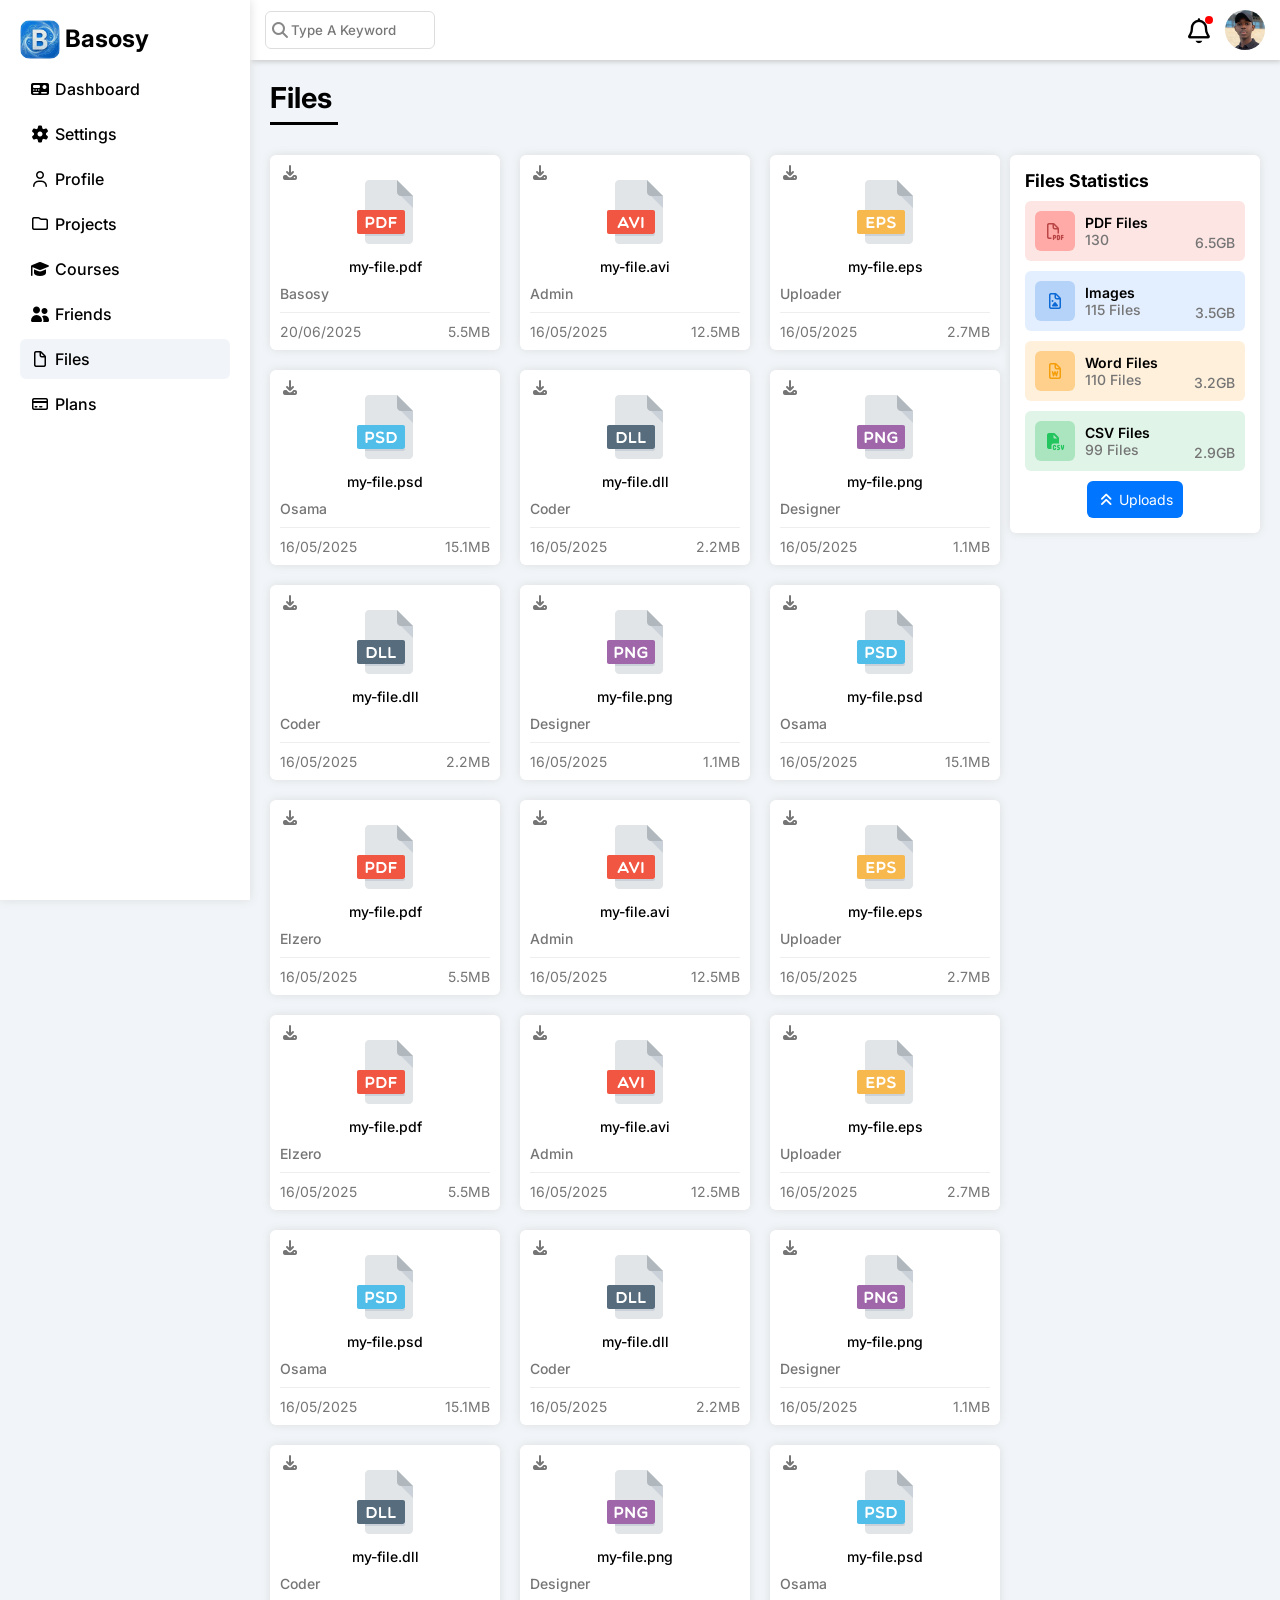
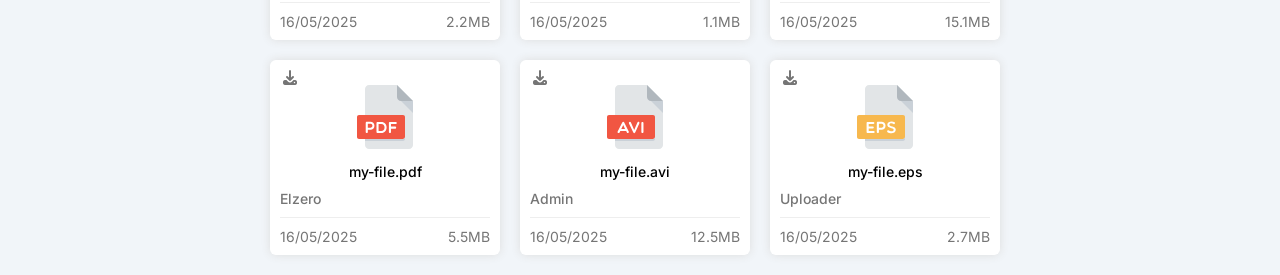
<file: files.html>
<!doctype html>
<html lang="en">
  <head>
    <meta charset="UTF-8" />
    <meta name="viewport" content="width=device-width, initial-scale=1.0" />
    <title>Files</title>
    <link rel="icon" href="imgs/logo-2.webp" type="image/webp" />
    <meta
      name="description"
      content="Manage and organize your files on the Basosy Dashboard. Browse uploads, monitor storage statistics by file type, and securely upload new documents."
    />
    <link rel="preconnect" href="https://fonts.googleapis.com" />
    <link rel="preconnect" href="https://fonts.gstatic.com" crossorigin />
    <link
      rel="preload"
      as="style"
      href="https://fonts.googleapis.com/css2?family=Inter:wght@400;500;600;700&display=swap"
    />
    <link
      rel="stylesheet"
      href="https://fonts.googleapis.com/css2?family=Inter:wght@400;500;600;700&display=swap"
      media="print"
      onload="this.media = 'all'"
    />
    <noscript>
      <link
        rel="stylesheet"
        href="https://fonts.googleapis.com/css2?family=Inter:wght@400;500;600;700&display=swap"
      />
    </noscript>
    <link
      rel="stylesheet"
      href="css/all.min.css"
      media="print"
      onload="this.media = 'all'"
    />
    <noscript><link rel="stylesheet" href="css/all.min.css" /></noscript>
    <link rel="stylesheet" href="css/framework.css" />
    <link rel="stylesheet" href="css/master.min.css" />
  </head>
  <body>
    <aside class="sidebar bc-white p-10 p-relative">
      <div class="sidebar__logo d-flex align-center gap-5 mb-10">
        <img src="imgs/logo-2.webp" alt="" class="sidebar__logo-image rad-10" />
        <h2 class="sidebar__heading m-0">Basosy</h2>
      </div>
      <ul class="sidebar__links">
        <li>
          <a
            href="index.html"
            class="p-10 rad-6 mb-5 d-flex gap-5 align-center sidebar__link fw-500"
          >
            <i
              class="fa-solid fa-tachograph-digital fa-fw"
              aria-hidden="true"
            ></i>
            <span>Dashboard</span>
          </a>
        </li>
        <li>
          <a
            href="settings.html"
            class="p-10 rad-6 mb-5 d-flex gap-5 align-center sidebar__link fw-500"
          >
            <i class="fa-solid fa-gear fa-fw" aria-hidden="true"></i>
            <span>Settings</span>
          </a>
        </li>
        <li>
          <a
            href="profile.html"
            class="p-10 rad-6 mb-5 d-flex gap-5 align-center sidebar__link fw-500"
          >
            <i class="fa-regular fa-user fa-fw" aria-hidden="true"></i>
            <span>Profile</span>
          </a>
        </li>
        <li>
          <a
            href="projects.html"
            class="p-10 rad-6 mb-5 d-flex gap-5 align-center sidebar__link fw-500"
          >
            <i class="fa-regular fa-folder fa-fw" aria-hidden="true"></i>
            <span>Projects</span>
          </a>
        </li>
        <li>
          <a
            href="courses.html"
            class="p-10 rad-6 mb-5 d-flex gap-5 align-center sidebar__link fw-500"
          >
            <i class="fa-solid fa-graduation-cap fa-fw" aria-hidden="true"></i>
            <span>Courses</span>
          </a>
        </li>
        <li>
          <a
            href="friends.html"
            class="p-10 rad-6 mb-5 d-flex gap-5 align-center sidebar__link fw-500"
          >
            <i class="fa-solid fa-user-group fa-fw" aria-hidden="true"></i>
            <span>Friends</span>
          </a>
        </li>
        <li>
          <a
            href="files.html"
            class="p-10 rad-6 mb-5 d-flex gap-5 align-center sidebar__link fw-500 active"
          >
            <i class="fa-regular fa-file fa-fw" aria-hidden="true"></i>
            <span>Files</span>
          </a>
        </li>
        <li>
          <a
            href="plans.html"
            class="p-10 rad-6 mb-5 d-flex gap-5 align-center sidebar__link fw-500"
          >
            <i class="fa-regular fa-credit-card fa-fw" aria-hidden="true"></i>
            <span>Plans</span>
          </a>
        </li>
      </ul>
    </aside>
    <main>
      <header
        class="header bc-white p-10 d-flex justify-between align-center gap-5"
      >
        <search class="p-relative header__search">
          <form action="">
            <i
              class="fa-solid fa-magnifying-glass p-absolute header__search-icon"
            ></i>
            <label for="search" class="visually-hidden">Search Bar</label>
            <input
              type="search"
              placeholder="Type A Keyword"
              id="search"
              class="p-10 rad-6 header__search-input fw-500 m-transition w-100 f-family-i"
            />
          </form>
        </search>
        <div class="header__profile d-flex align-center gap-10">
          <i
            class="fa-regular fa-bell fa-lg p-relative header__icon"
            aria-hidden="true"
          ></i>
          <a href="profile.html" class="header__image">
            <img
              src="imgs/myimage.webp"
              class="rad-half p-relative w-full h-full"
              alt="your image"
            />
          </a>
        </div>
      </header>
      <div class="page-content page-content--files p-20">
        <h1 class="page-content__title m-0 p-relative">Files</h1>
        <div class="files-page d-flex justify-between gap-10">
          <section class="card files-stats p-15">
            <h2 class="files-stats__title fs-18 m-0 mb-10">Files Statistics</h2>
            <div
              class="file-group file-group--pdf p-10 rad-6 d-flex gap-10 align-center f-wrap mb-10"
            >
              <i
                class="fa-regular fa-file-pdf file-group__icon rad-6 d-iflex align-center p-5 justify-center"
                aria-hidden="true"
              ></i>
              <div class="fs-14">
                <h3 class="file-group__title m-0 fs-14 fw-600">PDF Files</h3>
                <span class="file-group__count c-gray fw-500">130</span>
              </div>
              <span
                class="file-group__size fs-14 fw-500 c-gray ml-a align-s-end"
                >6.5GB</span
              >
            </div>
            <div
              class="file-group file-group--img p-10 rad-6 d-flex gap-10 align-center f-wrap mb-10"
            >
              <i
                class="fa-regular fa-file-image file-group__icon rad-6 d-iflex align-center p-5 justify-center"
                aria-hidden="true"
              ></i>
              <div class="fs-14">
                <h3 class="file-group__title m-0 fs-14 fw-600">Images</h3>
                <span class="file-group__count c-gray fw-500">115 Files</span>
              </div>
              <span
                class="file-group__size fs-14 fw-500 c-gray ml-a align-s-end"
                >3.5GB</span
              >
            </div>
            <div
              class="file-group file-group--word p-10 rad-6 d-flex gap-10 align-center f-wrap mb-10"
            >
              <i
                class="fa-regular fa-file-word file-group__icon rad-6 d-iflex align-center p-5 justify-center"
                aria-hidden="true"
              ></i>
              <div class="fs-14">
                <h3 class="file-group__title m-0 fs-14 fw-600">Word Files</h3>
                <span class="file-group__count c-gray fw-500">110 Files</span>
              </div>
              <span
                class="file-group__size fs-14 fw-500 c-gray ml-a align-s-end"
                >3.2GB</span
              >
            </div>
            <div
              class="file-group file-group--csv p-10 rad-6 d-flex gap-10 align-center f-wrap mb-10"
            >
              <i
                class="fa-solid fa-file-csv file-group__icon rad-6 d-iflex align-center p-5 justify-center"
                aria-hidden="true"
              ></i>
              <div class="fs-14">
                <h3 class="file-group__title m-0 fs-14 fw-600">CSV Files</h3>
                <span class="file-group__count c-gray fw-500">99 Files</span>
              </div>
              <span
                class="file-group__size fs-14 fw-500 c-gray ml-a align-s-end"
                >2.9GB</span
              >
            </div>
            <a
              href="#"
              class="files-stats__upload d-block button-s bc-primary c-white tc rad-6 fs-14 m-a"
            >
              <i class="fa-solid fa-angles-up mr-10" aria-hidden="true"></i>
              Uploads
            </a>
          </section>
          <div class="page-content__wrapper page-content__wrapper--files">
            <section class="card file-card p-10 m-transition">
              <button
                class="but-reset download-icon c-gray p-absolute fs-16 c-poin"
                aria-label="Download my-file.pdf"
              >
                <i class="fa-solid fa-download" aria-hidden="true"></i>
              </button>
              <div class="tc">
                <img
                  src="imgs/pdf.svg"
                  alt=""
                  class="file-card__icon mt-15 mb-10 m-transition"
                />
              </div>
              <h2 class="file-card__title fs-14 m-0 tc fw-500">my-file.pdf</h2>
              <p
                class="file-card__publisher mt-10 mb-10 fs-14 c-gray ts fw-500"
              >
                Basosy
              </p>
              <div
                class="file-card__info d-flex justify-between align-center fs-14 c-gray pt-10"
              >
                <span class="file-card__date">20/06/2025</span>
                <span class="file-card__size">5.5MB</span>
              </div>
            </section>
            <section class="card file-card p-10 m-transition">
              <button
                class="but-reset download-icon c-gray p-absolute fs-16 c-poin"
                aria-label="Download my-file.avi"
              >
                <i class="fa-solid fa-download" aria-hidden="true"></i>
              </button>
              <div class="tc">
                <img
                  src="imgs/avi.svg"
                  alt=""
                  class="file-card__icon mt-15 mb-10 m-transition"
                />
              </div>
              <h2 class="file-card__title fs-14 m-0 tc fw-500">my-file.avi</h2>
              <p
                class="file-card__publisher mt-10 mb-10 fs-14 c-gray ts fw-500"
              >
                Admin
              </p>
              <div
                class="file-card__info d-flex justify-between align-center fs-14 c-gray pt-10"
              >
                <span class="file-card__date">16/05/2025</span>
                <span class="file-card__size">12.5MB</span>
              </div>
            </section>
            <section class="card file-card p-10 m-transition">
              <button
                class="but-reset download-icon c-gray p-absolute fs-16 c-poin"
                aria-label="Download my-file.eps"
              >
                <i class="fa-solid fa-download" aria-hidden="true"></i>
              </button>
              <div class="tc">
                <img
                  src="imgs/eps.svg"
                  alt=""
                  class="file-card__icon mt-15 mb-10 m-transition"
                />
              </div>
              <h2 class="file-card__title fs-14 m-0 tc fw-500">my-file.eps</h2>
              <p
                class="file-card__publisher mt-10 mb-10 fs-14 c-gray ts fw-500"
              >
                Uploader
              </p>
              <div
                class="file-card__info d-flex justify-between align-center fs-14 c-gray pt-10"
              >
                <span class="file-card__date">16/05/2025</span>
                <span class="file-card__size">2.7MB</span>
              </div>
            </section>
            <section class="card file-card p-10 m-transition">
              <button
                class="but-reset download-icon c-gray p-absolute fs-16 c-poin"
                aria-label="Download my-file.psd"
              >
                <i class="fa-solid fa-download" aria-hidden="true"></i>
              </button>
              <div class="tc">
                <img
                  src="imgs/psd.svg"
                  alt=""
                  class="file-card__icon mt-15 mb-10 m-transition"
                />
              </div>
              <h2 class="file-card__title fs-14 m-0 tc fw-500">my-file.psd</h2>
              <p
                class="file-card__publisher mt-10 mb-10 fs-14 c-gray ts fw-500"
              >
                Osama
              </p>
              <div
                class="file-card__info d-flex justify-between align-center fs-14 c-gray pt-10"
              >
                <span class="file-card__date">16/05/2025</span>
                <span class="file-card__size">15.1MB</span>
              </div>
            </section>
            <section class="card file-card p-10 m-transition">
              <button
                class="but-reset download-icon c-gray p-absolute fs-16 c-poin"
                aria-label="Download my-file.dll"
              >
                <i class="fa-solid fa-download" aria-hidden="true"></i>
              </button>
              <div class="tc">
                <img
                  src="imgs/dll.svg"
                  alt=""
                  class="file-card__icon mt-15 mb-10 m-transition"
                />
              </div>
              <h2 class="file-card__title fs-14 m-0 tc fw-500">my-file.dll</h2>
              <p
                class="file-card__publisher mt-10 mb-10 fs-14 c-gray ts fw-500"
              >
                Coder
              </p>
              <div
                class="file-card__info d-flex justify-between align-center fs-14 c-gray pt-10"
              >
                <span class="file-card__date">16/05/2025</span>
                <span class="file-card__size">2.2MB</span>
              </div>
            </section>
            <section class="card file-card p-10 m-transition">
              <button
                class="but-reset download-icon c-gray p-absolute fs-16 c-poin"
                aria-label="Download my-file.png"
              >
                <i class="fa-solid fa-download" aria-hidden="true"></i>
              </button>
              <div class="tc">
                <img
                  src="imgs/png.svg"
                  alt=""
                  class="file-card__icon mt-15 mb-10 m-transition"
                />
              </div>
              <h2 class="file-card__title fs-14 m-0 tc fw-500">my-file.png</h2>
              <p
                class="file-card__publisher mt-10 mb-10 fs-14 c-gray ts fw-500"
              >
                Designer
              </p>
              <div
                class="file-card__info d-flex justify-between align-center fs-14 c-gray pt-10"
              >
                <span class="file-card__date">16/05/2025</span>
                <span class="file-card__size">1.1MB</span>
              </div>
            </section>
            <section class="card file-card p-10 m-transition">
              <button
                class="but-reset download-icon c-gray p-absolute fs-16 c-poin"
                aria-label="Download my-file.dll"
              >
                <i class="fa-solid fa-download" aria-hidden="true"></i>
              </button>
              <div class="tc">
                <img
                  src="imgs/dll.svg"
                  alt=""
                  class="file-card__icon mt-15 mb-10 m-transition"
                />
              </div>
              <h2 class="file-card__title fs-14 m-0 tc fw-500">my-file.dll</h2>
              <p
                class="file-card__publisher mt-10 mb-10 fs-14 c-gray ts fw-500"
              >
                Coder
              </p>
              <div
                class="file-card__info d-flex justify-between align-center fs-14 c-gray pt-10"
              >
                <span class="file-card__date">16/05/2025</span>
                <span class="file-card__size">2.2MB</span>
              </div>
            </section>
            <section class="card file-card p-10 m-transition">
              <button
                class="but-reset download-icon c-gray p-absolute fs-16 c-poin"
                aria-label="Download my-file.png"
              >
                <i class="fa-solid fa-download" aria-hidden="true"></i>
              </button>
              <div class="tc">
                <img
                  src="imgs/png.svg"
                  alt=""
                  class="file-card__icon mt-15 mb-10 m-transition"
                />
              </div>
              <h2 class="file-card__title fs-14 m-0 tc fw-500">my-file.png</h2>
              <p
                class="file-card__publisher mt-10 mb-10 fs-14 c-gray ts fw-500"
              >
                Designer
              </p>
              <div
                class="file-card__info d-flex justify-between align-center fs-14 c-gray pt-10"
              >
                <span class="file-card__date">16/05/2025</span>
                <span class="file-card__size">1.1MB</span>
              </div>
            </section>
            <section class="card file-card p-10 m-transition">
              <button
                class="but-reset download-icon c-gray p-absolute fs-16 c-poin"
                aria-label="Download my-file.psd"
              >
                <i class="fa-solid fa-download" aria-hidden="true"></i>
              </button>
              <div class="tc">
                <img
                  src="imgs/psd.svg"
                  alt=""
                  class="file-card__icon mt-15 mb-10 m-transition"
                />
              </div>
              <h2 class="file-card__title fs-14 m-0 tc fw-500">my-file.psd</h2>
              <p
                class="file-card__publisher mt-10 mb-10 fs-14 c-gray ts fw-500"
              >
                Osama
              </p>
              <div
                class="file-card__info d-flex justify-between align-center fs-14 c-gray pt-10"
              >
                <span class="file-card__date">16/05/2025</span>
                <span class="file-card__size">15.1MB</span>
              </div>
            </section>
            <section class="card file-card p-10 m-transition">
              <button
                class="but-reset download-icon c-gray p-absolute fs-16 c-poin"
                aria-label="Download my-file.pdf"
              >
                <i class="fa-solid fa-download" aria-hidden="true"></i>
              </button>
              <div class="tc">
                <img
                  src="imgs/pdf.svg"
                  alt=""
                  class="file-card__icon mt-15 mb-10 m-transition"
                />
              </div>
              <h2 class="file-card__title fs-14 m-0 tc fw-500">my-file.pdf</h2>
              <p
                class="file-card__publisher mt-10 mb-10 fs-14 c-gray ts fw-500"
              >
                Elzero
              </p>
              <div
                class="file-card__info d-flex justify-between align-center fs-14 c-gray pt-10"
              >
                <span class="file-card__date">16/05/2025</span>
                <span class="file-card__size">5.5MB</span>
              </div>
            </section>
            <section class="card file-card p-10 m-transition">
              <button
                class="but-reset download-icon c-gray p-absolute fs-16 c-poin"
                aria-label="Download my-file.avi"
              >
                <i class="fa-solid fa-download" aria-hidden="true"></i>
              </button>
              <div class="tc">
                <img
                  src="imgs/avi.svg"
                  alt=""
                  class="file-card__icon mt-15 mb-10 m-transition"
                />
              </div>
              <h2 class="file-card__title fs-14 m-0 tc fw-500">my-file.avi</h2>
              <p
                class="file-card__publisher mt-10 mb-10 fs-14 c-gray ts fw-500"
              >
                Admin
              </p>
              <div
                class="file-card__info d-flex justify-between align-center fs-14 c-gray pt-10"
              >
                <span class="file-card__date">16/05/2025</span>
                <span class="file-card__size">12.5MB</span>
              </div>
            </section>
            <section class="card file-card p-10 m-transition">
              <button
                class="but-reset download-icon c-gray p-absolute fs-16 c-poin"
                aria-label="Download my-file.eps"
              >
                <i class="fa-solid fa-download" aria-hidden="true"></i>
              </button>
              <div class="tc">
                <img
                  src="imgs/eps.svg"
                  alt=""
                  class="file-card__icon mt-15 mb-10 m-transition"
                />
              </div>
              <h2 class="file-card__title fs-14 m-0 tc fw-500">my-file.eps</h2>
              <p
                class="file-card__publisher mt-10 mb-10 fs-14 c-gray ts fw-500"
              >
                Uploader
              </p>
              <div
                class="file-card__info d-flex justify-between align-center fs-14 c-gray pt-10"
              >
                <span class="file-card__date">16/05/2025</span>
                <span class="file-card__size">2.7MB</span>
              </div>
            </section>
            <section class="card file-card p-10 m-transition">
              <button
                class="but-reset download-icon c-gray p-absolute fs-16 c-poin"
                aria-label="Download my-file.pdf"
              >
                <i class="fa-solid fa-download" aria-hidden="true"></i>
              </button>
              <div class="tc">
                <img
                  src="imgs/pdf.svg"
                  alt=""
                  class="file-card__icon mt-15 mb-10 m-transition"
                />
              </div>
              <h2 class="file-card__title fs-14 m-0 tc fw-500">my-file.pdf</h2>
              <p
                class="file-card__publisher mt-10 mb-10 fs-14 c-gray ts fw-500"
              >
                Elzero
              </p>
              <div
                class="file-card__info d-flex justify-between align-center fs-14 c-gray pt-10"
              >
                <span class="file-card__date">16/05/2025</span>
                <span class="file-card__size">5.5MB</span>
              </div>
            </section>
            <section class="card file-card p-10 m-transition">
              <button
                class="but-reset download-icon c-gray p-absolute fs-16 c-poin"
                aria-label="Download my-file.avi"
              >
                <i class="fa-solid fa-download" aria-hidden="true"></i>
              </button>
              <div class="tc">
                <img
                  src="imgs/avi.svg"
                  alt=""
                  class="file-card__icon mt-15 mb-10 m-transition"
                />
              </div>
              <h2 class="file-card__title fs-14 m-0 tc fw-500">my-file.avi</h2>
              <p
                class="file-card__publisher mt-10 mb-10 fs-14 c-gray ts fw-500"
              >
                Admin
              </p>
              <div
                class="file-card__info d-flex justify-between align-center fs-14 c-gray pt-10"
              >
                <span class="file-card__date">16/05/2025</span>
                <span class="file-card__size">12.5MB</span>
              </div>
            </section>
            <section class="card file-card p-10 m-transition">
              <button
                class="but-reset download-icon c-gray p-absolute fs-16 c-poin"
                aria-label="Download my-file.eps"
              >
                <i class="fa-solid fa-download" aria-hidden="true"></i>
              </button>
              <div class="tc">
                <img
                  src="imgs/eps.svg"
                  alt=""
                  class="file-card__icon mt-15 mb-10 m-transition"
                />
              </div>
              <h2 class="file-card__title fs-14 m-0 tc fw-500">my-file.eps</h2>
              <p
                class="file-card__publisher mt-10 mb-10 fs-14 c-gray ts fw-500"
              >
                Uploader
              </p>
              <div
                class="file-card__info d-flex justify-between align-center fs-14 c-gray pt-10"
              >
                <span class="file-card__date">16/05/2025</span>
                <span class="file-card__size">2.7MB</span>
              </div>
            </section>
            <section class="card file-card p-10 m-transition">
              <button
                class="but-reset download-icon c-gray p-absolute fs-16 c-poin"
                aria-label="Download my-file.psd"
              >
                <i class="fa-solid fa-download" aria-hidden="true"></i>
              </button>
              <div class="tc">
                <img
                  src="imgs/psd.svg"
                  alt=""
                  class="file-card__icon mt-15 mb-10 m-transition"
                />
              </div>
              <h2 class="file-card__title fs-14 m-0 tc fw-500">my-file.psd</h2>
              <p
                class="file-card__publisher mt-10 mb-10 fs-14 c-gray ts fw-500"
              >
                Osama
              </p>
              <div
                class="file-card__info d-flex justify-between align-center fs-14 c-gray pt-10"
              >
                <span class="file-card__date">16/05/2025</span>
                <span class="file-card__size">15.1MB</span>
              </div>
            </section>
            <section class="card file-card p-10 m-transition">
              <button
                class="but-reset download-icon c-gray p-absolute fs-16 c-poin"
                aria-label="Download my-file.dll"
              >
                <i class="fa-solid fa-download" aria-hidden="true"></i>
              </button>
              <div class="tc">
                <img
                  src="imgs/dll.svg"
                  alt=""
                  class="file-card__icon mt-15 mb-10 m-transition"
                />
              </div>
              <h2 class="file-card__title fs-14 m-0 tc fw-500">my-file.dll</h2>
              <p
                class="file-card__publisher mt-10 mb-10 fs-14 c-gray ts fw-500"
              >
                Coder
              </p>
              <div
                class="file-card__info d-flex justify-between align-center fs-14 c-gray pt-10"
              >
                <span class="file-card__date">16/05/2025</span>
                <span class="file-card__size">2.2MB</span>
              </div>
            </section>
            <section class="card file-card p-10 m-transition">
              <button
                class="but-reset download-icon c-gray p-absolute fs-16 c-poin"
                aria-label="Download my-file.png"
              >
                <i class="fa-solid fa-download" aria-hidden="true"></i>
              </button>
              <div class="tc">
                <img
                  src="imgs/png.svg"
                  alt=""
                  class="file-card__icon mt-15 mb-10 m-transition"
                />
              </div>
              <h2 class="file-card__title fs-14 m-0 tc fw-500">my-file.png</h2>
              <p
                class="file-card__publisher mt-10 mb-10 fs-14 c-gray ts fw-500"
              >
                Designer
              </p>
              <div
                class="file-card__info d-flex justify-between align-center fs-14 c-gray pt-10"
              >
                <span class="file-card__date">16/05/2025</span>
                <span class="file-card__size">1.1MB</span>
              </div>
            </section>
            <section class="card file-card p-10 m-transition">
              <button
                class="but-reset download-icon c-gray p-absolute fs-16 c-poin"
                aria-label="Download my-file.dll"
              >
                <i class="fa-solid fa-download" aria-hidden="true"></i>
              </button>
              <div class="tc">
                <img
                  src="imgs/dll.svg"
                  alt=""
                  class="file-card__icon mt-15 mb-10 m-transition"
                />
              </div>
              <h2 class="file-card__title fs-14 m-0 tc fw-500">my-file.dll</h2>
              <p
                class="file-card__publisher mt-10 mb-10 fs-14 c-gray ts fw-500"
              >
                Coder
              </p>
              <div
                class="file-card__info d-flex justify-between align-center fs-14 c-gray pt-10"
              >
                <span class="file-card__date">16/05/2025</span>
                <span class="file-card__size">2.2MB</span>
              </div>
            </section>
            <section class="card file-card p-10 m-transition">
              <button
                class="but-reset download-icon c-gray p-absolute fs-16 c-poin"
                aria-label="Download my-file.png"
              >
                <i class="fa-solid fa-download" aria-hidden="true"></i>
              </button>
              <div class="tc">
                <img
                  src="imgs/png.svg"
                  alt=""
                  class="file-card__icon mt-15 mb-10 m-transition"
                />
              </div>
              <h2 class="file-card__title fs-14 m-0 tc fw-500">my-file.png</h2>
              <p
                class="file-card__publisher mt-10 mb-10 fs-14 c-gray ts fw-500"
              >
                Designer
              </p>
              <div
                class="file-card__info d-flex justify-between align-center fs-14 c-gray pt-10"
              >
                <span class="file-card__date">16/05/2025</span>
                <span class="file-card__size">1.1MB</span>
              </div>
            </section>
            <section class="card file-card p-10 m-transition">
              <button
                class="but-reset download-icon c-gray p-absolute fs-16 c-poin"
                aria-label="Download my-file.psd"
              >
                <i class="fa-solid fa-download" aria-hidden="true"></i>
              </button>
              <div class="tc">
                <img
                  src="imgs/psd.svg"
                  alt=""
                  class="file-card__icon mt-15 mb-10 m-transition"
                />
              </div>
              <h2 class="file-card__title fs-14 m-0 tc fw-500">my-file.psd</h2>
              <p
                class="file-card__publisher mt-10 mb-10 fs-14 c-gray ts fw-500"
              >
                Osama
              </p>
              <div
                class="file-card__info d-flex justify-between align-center fs-14 c-gray pt-10"
              >
                <span class="file-card__date">16/05/2025</span>
                <span class="file-card__size">15.1MB</span>
              </div>
            </section>
            <section class="card file-card p-10 m-transition">
              <button
                class="but-reset download-icon c-gray p-absolute fs-16 c-poin"
                aria-label="Download my-file.pdf"
              >
                <i class="fa-solid fa-download" aria-hidden="true"></i>
              </button>
              <div class="tc">
                <img
                  src="imgs/pdf.svg"
                  alt=""
                  class="file-card__icon mt-15 mb-10 m-transition"
                />
              </div>
              <h2 class="file-card__title fs-14 m-0 tc fw-500">my-file.pdf</h2>
              <p
                class="file-card__publisher mt-10 mb-10 fs-14 c-gray ts fw-500"
              >
                Elzero
              </p>
              <div
                class="file-card__info d-flex justify-between align-center fs-14 c-gray pt-10"
              >
                <span class="file-card__date">16/05/2025</span>
                <span class="file-card__size">5.5MB</span>
              </div>
            </section>
            <section class="card file-card p-10 m-transition">
              <button
                class="but-reset download-icon c-gray p-absolute fs-16 c-poin"
                aria-label="Download my-file.avi"
              >
                <i class="fa-solid fa-download" aria-hidden="true"></i>
              </button>
              <div class="tc">
                <img
                  src="imgs/avi.svg"
                  alt=""
                  class="file-card__icon mt-15 mb-10 m-transition"
                />
              </div>
              <h2 class="file-card__title fs-14 m-0 tc fw-500">my-file.avi</h2>
              <p
                class="file-card__publisher mt-10 mb-10 fs-14 c-gray ts fw-500"
              >
                Admin
              </p>
              <div
                class="file-card__info d-flex justify-between align-center fs-14 c-gray pt-10"
              >
                <span class="file-card__date">16/05/2025</span>
                <span class="file-card__size">12.5MB</span>
              </div>
            </section>
            <section class="card file-card p-10 m-transition">
              <button
                class="but-reset download-icon c-gray p-absolute fs-16 c-poin"
                aria-label="Download my-file.eps"
              >
                <i class="fa-solid fa-download" aria-hidden="true"></i>
              </button>
              <div class="tc">
                <img
                  src="imgs/eps.svg"
                  alt=""
                  class="file-card__icon mt-15 mb-10 m-transition"
                />
              </div>
              <h2 class="file-card__title fs-14 m-0 tc fw-500">my-file.eps</h2>
              <p
                class="file-card__publisher mt-10 mb-10 fs-14 c-gray ts fw-500"
              >
                Uploader
              </p>
              <div
                class="file-card__info d-flex justify-between align-center fs-14 c-gray pt-10"
              >
                <span class="file-card__date">16/05/2025</span>
                <span class="file-card__size">2.7MB</span>
              </div>
            </section>
          </div>
        </div>
      </div>
    </main>
  </body>
</html>
</file>
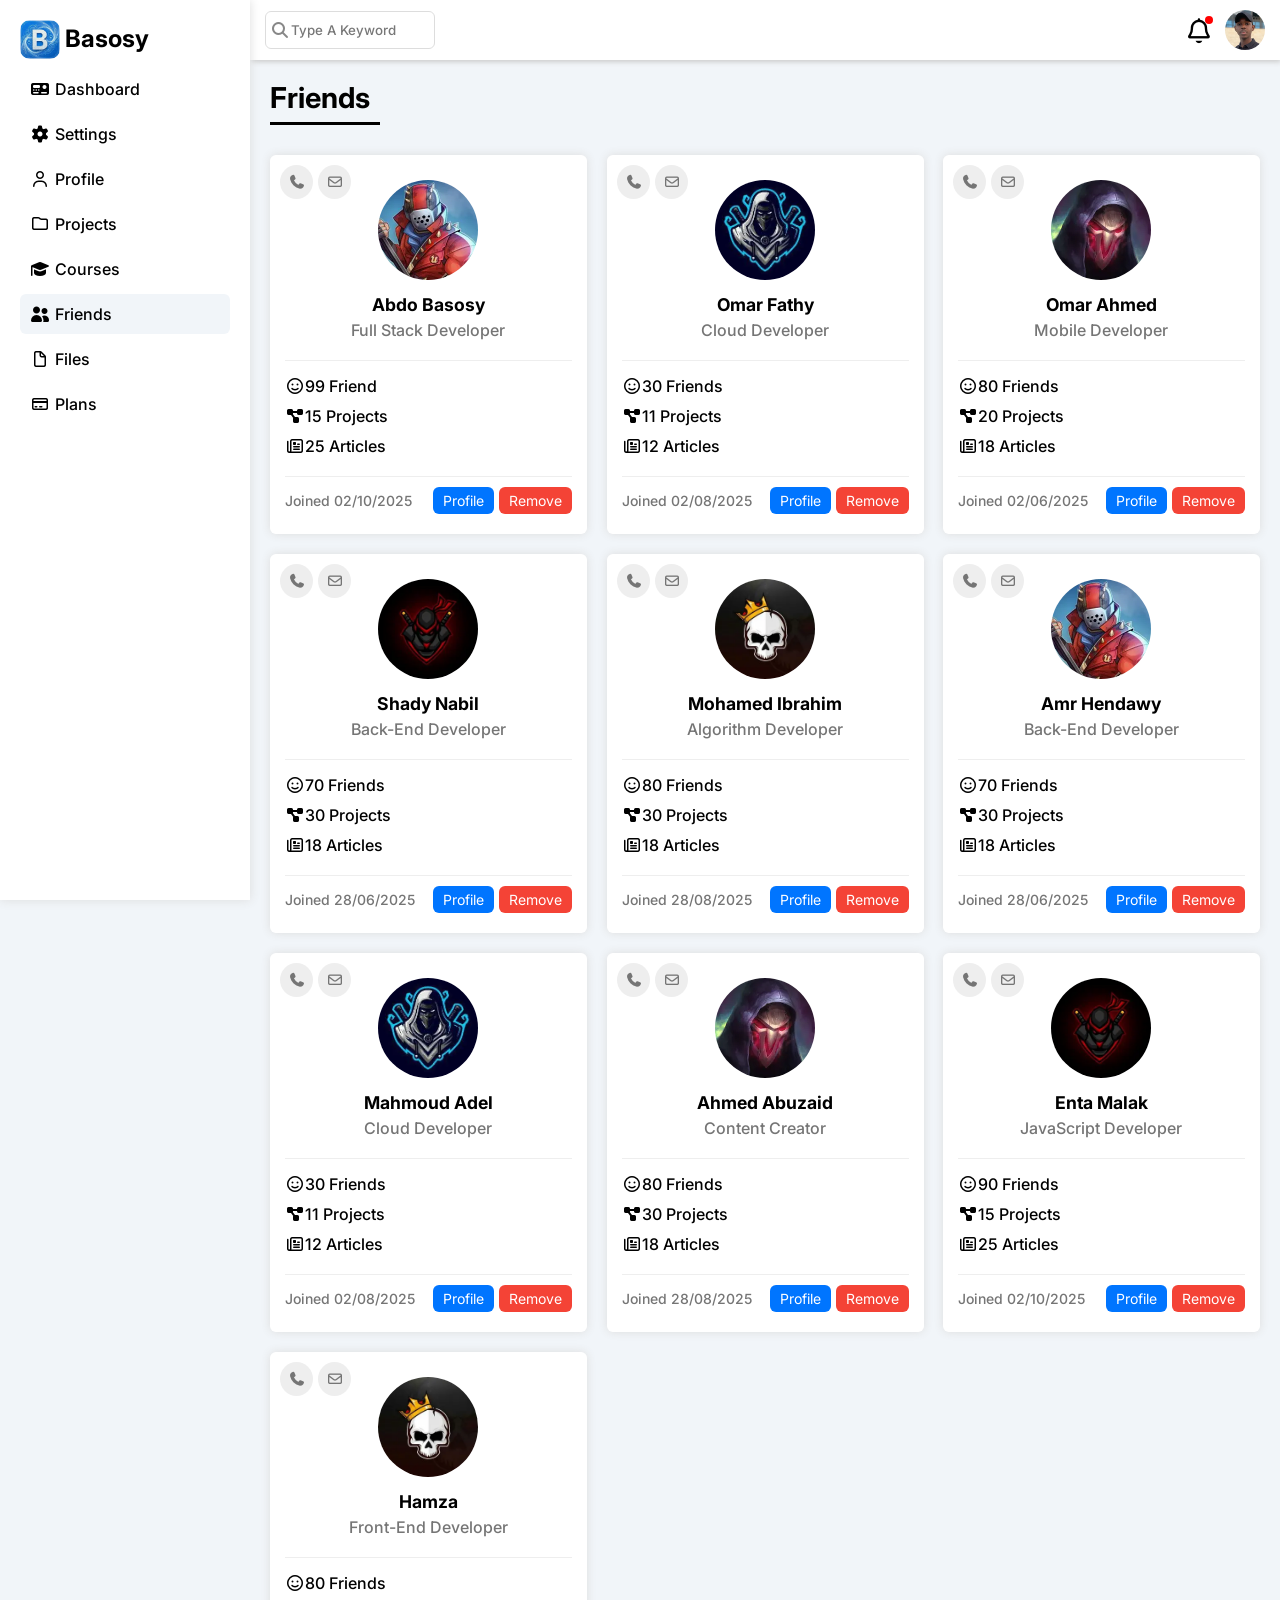
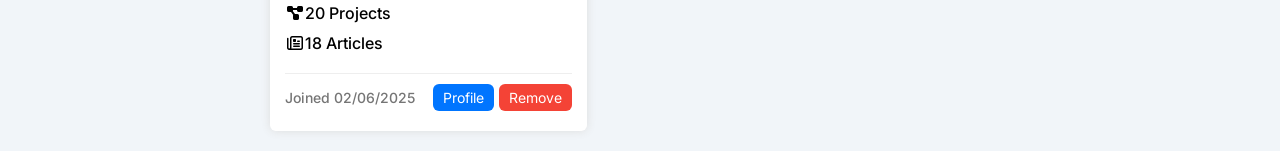
<file: friends.html>
<!doctype html>
<html lang="en">
  <head>
    <meta charset="UTF-8" />
    <meta name="viewport" content="width=device-width, initial-scale=1.0" />
    <title>Friends</title>
    <link rel="icon" href="imgs/logo-2.webp" type="image/webp" />
    <meta
      name="description"
      content="Basosy Dashboard Friends page. Browse your professional network, view detailed statistics for each connection, and manage your contact list with ease."
    />
    <link rel="preconnect" href="https://fonts.googleapis.com" />
    <link rel="preconnect" href="https://fonts.gstatic.com" crossorigin />
    <link
      rel="preload"
      as="style"
      href="https://fonts.googleapis.com/css2?family=Inter:wght@400;500;600;700&display=swap"
    />
    <link
      rel="stylesheet"
      href="https://fonts.googleapis.com/css2?family=Inter:wght@400;500;600;700&display=swap"
      media="print"
      onload="this.media = 'all'"
    />
    <noscript>
      <link
        rel="stylesheet"
        href="https://fonts.googleapis.com/css2?family=Inter:wght@400;500;600;700&display=swap"
      />
    </noscript>
    <link
      rel="stylesheet"
      href="css/all.min.css"
      media="print"
      onload="this.media = 'all'"
    />
    <noscript><link rel="stylesheet" href="css/all.min.css" /></noscript>
    <link rel="stylesheet" href="css/framework.css" />
    <link rel="stylesheet" href="css/master.min.css" />
  </head>
  <body>
    <aside class="sidebar bc-white p-10 p-relative">
      <div class="sidebar__logo d-flex align-center gap-5 mb-10">
        <img src="imgs/logo-2.webp" alt="" class="sidebar__logo-image rad-10" />
        <h2 class="sidebar__heading m-0">Basosy</h2>
      </div>
      <ul class="sidebar__links">
        <li>
          <a
            href="index.html"
            class="p-10 rad-6 mb-5 d-flex gap-5 align-center sidebar__link fw-500"
          >
            <i
              class="fa-solid fa-tachograph-digital fa-fw"
              aria-hidden="true"
            ></i>
            <span>Dashboard</span>
          </a>
        </li>
        <li>
          <a
            href="settings.html"
            class="p-10 rad-6 mb-5 d-flex gap-5 align-center sidebar__link fw-500"
          >
            <i class="fa-solid fa-gear fa-fw" aria-hidden="true"></i>
            <span>Settings</span>
          </a>
        </li>
        <li>
          <a
            href="profile.html"
            class="p-10 rad-6 mb-5 d-flex gap-5 align-center sidebar__link fw-500"
          >
            <i class="fa-regular fa-user fa-fw" aria-hidden="true"></i>
            <span>Profile</span>
          </a>
        </li>
        <li>
          <a
            href="projects.html"
            class="p-10 rad-6 mb-5 d-flex gap-5 align-center sidebar__link fw-500"
          >
            <i class="fa-regular fa-folder fa-fw" aria-hidden="true"></i>
            <span>Projects</span>
          </a>
        </li>
        <li>
          <a
            href="courses.html"
            class="p-10 rad-6 mb-5 d-flex gap-5 align-center sidebar__link fw-500"
          >
            <i class="fa-solid fa-graduation-cap fa-fw" aria-hidden="true"></i>
            <span>Courses</span>
          </a>
        </li>
        <li>
          <a
            href="friends.html"
            class="p-10 rad-6 mb-5 d-flex gap-5 align-center sidebar__link fw-500 active"
          >
            <i class="fa-solid fa-user-group fa-fw" aria-hidden="true"></i>
            <span>Friends</span>
          </a>
        </li>
        <li>
          <a
            href="files.html"
            class="p-10 rad-6 mb-5 d-flex gap-5 align-center sidebar__link fw-500"
          >
            <i class="fa-regular fa-file fa-fw" aria-hidden="true"></i>
            <span>Files</span>
          </a>
        </li>
        <li>
          <a
            href="plans.html"
            class="p-10 rad-6 mb-5 d-flex gap-5 align-center sidebar__link fw-500"
          >
            <i class="fa-regular fa-credit-card fa-fw" aria-hidden="true"></i>
            <span>Plans</span>
          </a>
        </li>
      </ul>
    </aside>
    <main>
      <header
        class="header bc-white p-10 d-flex justify-between align-center gap-5"
      >
        <search class="p-relative header__search">
          <form action="">
            <i
              class="fa-solid fa-magnifying-glass p-absolute header__search-icon"
            ></i>
            <label for="search" class="visually-hidden">Search Bar</label>
            <input
              type="search"
              placeholder="Type A Keyword"
              id="search"
              class="p-10 rad-6 header__search-input fw-500 m-transition w-100 f-family-i"
            />
          </form>
        </search>
        <div class="header__profile d-flex align-center gap-10">
          <i
            class="fa-regular fa-bell fa-lg p-relative header__icon"
            aria-hidden="true"
          ></i>
          <a href="profile.html" class="header__image">
            <img
              src="imgs/myimage.webp"
              class="rad-half p-relative w-full h-full"
              alt="your image"
            />
          </a>
        </div>
      </header>
      <div class="page-content p-20">
        <h1 class="page-content__title m-0 p-relative">Friends</h1>
        <div class="page-content__wrapper page-content__wrapper--friends">
          <section class="card friend-card p-15 m-transition p-relative">
            <div
              class="friend-card__contact d-flex gap-5 p-absolute align-center"
            >
              <i
                class="fa-solid fa-phone friend-card__contact-icon rad-half p-10 c-gray fs-14 bc-eee m-transition c-poin"
                tabindex="0"
                aria-label="contact Abdo Basosy"
              ></i>
              <i
                class="fa-regular fa-envelope friend-card__contact-icon rad-half p-10 c-gray fs-14 bc-eee m-transition c-poin"
                tabindex="0"
                aria-label="send email to Abdo Basosy"
              ></i>
            </div>
            <div class="friend-card__identity tc pb-20">
              <img
                src="imgs/friend-01.webp"
                alt=""
                class="friend-card__img rad-half w-100 mt-10 mb-10"
              />
              <h2 class="friend-card__name fs-18 m-0 mb-5">Abdo Basosy</h2>
              <p class="m-0 friend-card__job c-gray fw-500">
                Full Stack Developer
              </p>
            </div>
            <div class="friend-card__stats pb-20 mt-15">
              <div class="friend-card__stat mb-10 fw-500">
                <i
                  class="fa-regular fa-face-smile fa-fw friend-card__stats-icon"
                  aria-hidden="true"
                ></i
                >99 Friend
              </div>
              <div class="friend-card__stat mb-10 fw-500">
                <i
                  class="fa-solid fa-diagram-project fa-fw friend-card__stats-icon"
                  aria-hidden="true"
                ></i
                >15 Projects
              </div>
              <div class="friend-card__stat fw-500">
                <i
                  class="fa-regular fa-newspaper fa-fw friend-card__stats-icon"
                  aria-hidden="true"
                ></i
                >25 Articles
              </div>
            </div>
            <div
              class="friend-card__footer d-flex justify-between align-center mt-10 mb-5 gap-5 f-wrap"
            >
              <span class="friend-card__date fs-14 c-gray fw-500"
                >Joined 02/10/2025</span
              >
              <div class="friend-card__actions d-flex gap-5">
                <a
                  href="#"
                  class="friend-card__but bc-primary c-white button-s fs-14 rad-6"
                  >Profile</a
                >
                <a
                  href="#"
                  class="friend-card__but button-s fs-14 rad-6 button c-white bc-danger"
                  >Remove</a
                >
              </div>
            </div>
          </section>
          <section class="card friend-card p-15 m-transition p-relative">
            <div
              class="friend-card__contact d-flex gap-5 p-absolute align-center"
            >
              <i
                class="fa-solid fa-phone friend-card__contact-icon rad-half p-10 c-gray fs-14 bc-eee m-transition c-poin"
                tabindex="0"
                aria-label="contact Omar Fathy"
              ></i>
              <i
                class="fa-regular fa-envelope friend-card__contact-icon rad-half p-10 c-gray fs-14 bc-eee m-transition c-poin"
                tabindex="0"
                aria-label="send email to Omar Fathy"
              ></i>
            </div>
            <div class="friend-card__identity tc pb-20">
              <img
                src="imgs/friend-02.webp"
                alt=""
                class="friend-card__img rad-half w-100 mt-10 mb-10"
              />
              <h2 class="friend-card__name fs-18 m-0 mb-5">Omar Fathy</h2>
              <p class="m-0 friend-card__job c-gray fw-500">Cloud Developer</p>
            </div>
            <div class="friend-card__stats pb-20 mt-15">
              <div class="friend-card__stat mb-10 fw-500">
                <i
                  class="fa-regular fa-face-smile fa-fw friend-card__stats-icon"
                  aria-hidden="true"
                ></i
                >30 Friends
              </div>
              <div class="friend-card__stat mb-10 fw-500">
                <i
                  class="fa-solid fa-diagram-project fa-fw friend-card__stats-icon"
                  aria-hidden="true"
                ></i
                >11 Projects
              </div>
              <div class="friend-card__stat fw-500">
                <i
                  class="fa-regular fa-newspaper fa-fw friend-card__stats-icon"
                  aria-hidden="true"
                ></i
                >12 Articles
              </div>
            </div>
            <div
              class="friend-card__footer d-flex justify-between align-center mt-10 mb-5 gap-5 f-wrap"
            >
              <span class="friend-card__date fs-14 c-gray fw-500"
                >Joined 02/08/2025</span
              >
              <div class="friend-card__actions d-flex gap-5">
                <a
                  href="#"
                  class="friend-card__but bc-primary c-white button-s fs-14 rad-6"
                  >Profile</a
                >
                <a
                  href="#"
                  class="friend-card__but button-s fs-14 rad-6 button c-white bc-danger"
                  >Remove</a
                >
              </div>
            </div>
          </section>
          <section class="card friend-card p-15 m-transition p-relative">
            <div
              class="friend-card__contact d-flex gap-5 p-absolute align-center"
            >
              <i
                class="fa-solid fa-phone friend-card__contact-icon rad-half p-10 c-gray fs-14 bc-eee m-transition"
                tabindex="0"
                aria-label="contact Omar Ahmed"
              ></i>
              <i
                class="fa-regular fa-envelope friend-card__contact-icon rad-half p-10 c-gray fs-14 bc-eee m-transition"
                tabindex="0"
                aria-label="send email to Omar Ahmed"
              ></i>
            </div>
            <div class="friend-card__identity tc pb-20">
              <img
                src="imgs/friend-03.webp"
                alt=""
                class="friend-card__img rad-half w-100 mt-10 mb-10"
              />
              <h2 class="friend-card__name fs-18 m-0 mb-5">Omar Ahmed</h2>
              <p class="m-0 friend-card__job c-gray fw-500">Mobile Developer</p>
            </div>
            <div class="friend-card__stats pb-20 mt-15">
              <div class="friend-card__stat mb-10 fw-500">
                <i
                  class="fa-regular fa-face-smile fa-fw friend-card__stats-icon"
                  aria-hidden="true"
                ></i
                >80 Friends
              </div>
              <div class="friend-card__stat mb-10 fw-500">
                <i
                  class="fa-solid fa-diagram-project fa-fw friend-card__stats-icon"
                  aria-hidden="true"
                ></i
                >20 Projects
              </div>
              <div class="friend-card__stat fw-500">
                <i
                  class="fa-regular fa-newspaper fa-fw friend-card__stats-icon"
                  aria-hidden="true"
                ></i
                >18 Articles
              </div>
            </div>
            <div
              class="friend-card__footer d-flex justify-between align-center mt-10 mb-5 gap-5 f-wrap"
            >
              <span class="friend-card__date fs-14 c-gray fw-500"
                >Joined 02/06/2025</span
              >
              <div class="friend-card__actions d-flex gap-5">
                <a
                  href="#"
                  class="friend-card__but bc-primary c-white button-s fs-14 rad-6"
                  >Profile</a
                >
                <a
                  href="#"
                  class="friend-card__but button-s fs-14 rad-6 button c-white bc-danger"
                  >Remove</a
                >
              </div>
            </div>
          </section>
          <section class="card friend-card p-15 m-transition p-relative">
            <div
              class="friend-card__contact d-flex gap-5 p-absolute align-center"
            >
              <i
                class="fa-solid fa-phone friend-card__contact-icon rad-half p-10 c-gray fs-14 bc-eee m-transition c-poin"
                tabindex="0"
                aria-label="contact Shady Nabil"
              ></i>
              <i
                class="fa-regular fa-envelope friend-card__contact-icon rad-half p-10 c-gray fs-14 bc-eee m-transition c-poin"
                tabindex="0"
                aria-label="send email to Shady Nabil"
              ></i>
            </div>
            <div class="friend-card__identity tc pb-20">
              <img
                src="imgs/friend-04.webp"
                alt=""
                class="friend-card__img rad-half w-100 mt-10 mb-10"
              />
              <h2 class="friend-card__name fs-18 m-0 mb-5">Shady Nabil</h2>
              <p class="m-0 friend-card__job c-gray fw-500">
                Back-End Developer
              </p>
            </div>
            <div class="friend-card__stats pb-20 mt-15">
              <div class="friend-card__stat mb-10 fw-500">
                <i
                  class="fa-regular fa-face-smile fa-fw friend-card__stats-icon"
                  aria-hidden="true"
                ></i
                >70 Friends
              </div>
              <div class="friend-card__stat mb-10 fw-500">
                <i
                  class="fa-solid fa-diagram-project fa-fw friend-card__stats-icon"
                  aria-hidden="true"
                ></i
                >30 Projects
              </div>
              <div class="friend-card__stat fw-500">
                <i
                  class="fa-regular fa-newspaper fa-fw friend-card__stats-icon"
                  aria-hidden="true"
                ></i
                >18 Articles
              </div>
            </div>
            <div
              class="friend-card__footer d-flex justify-between align-center mt-10 mb-5 gap-5 f-wrap"
            >
              <span class="friend-card__date fs-14 c-gray fw-500"
                >Joined 28/06/2025</span
              >
              <div class="friend-card__actions d-flex gap-5">
                <a
                  href="#"
                  class="friend-card__but bc-primary c-white button-s fs-14 rad-6"
                  >Profile</a
                >
                <a
                  href="#"
                  class="friend-card__but button-s fs-14 rad-6 button c-white bc-danger"
                  >Remove</a
                >
              </div>
            </div>
          </section>
          <section class="card friend-card p-15 m-transition p-relative">
            <div
              class="friend-card__contact d-flex gap-5 p-absolute align-center"
            >
              <i
                class="fa-solid fa-phone friend-card__contact-icon rad-half p-10 c-gray fs-14 bc-eee m-transition c-poin"
                tabindex="0"
                aria-label="contact Mohamed Ibrahim"
              ></i>
              <i
                class="fa-regular fa-envelope friend-card__contact-icon rad-half p-10 c-gray fs-14 bc-eee m-transition c-poin"
                tabindex="0"
                aria-label="send email to Mohamed Ibrahim"
              ></i>
            </div>
            <div class="friend-card__identity tc pb-20">
              <img
                src="imgs/friend-05.webp"
                alt=""
                class="friend-card__img rad-half w-100 mt-10 mb-10"
              />
              <h2 class="friend-card__name fs-18 m-0 mb-5">Mohamed Ibrahim</h2>
              <p class="m-0 friend-card__job c-gray fw-500">
                Algorithm Developer
              </p>
            </div>
            <div class="friend-card__stats pb-20 mt-15">
              <div class="friend-card__stat mb-10 fw-500">
                <i
                  class="fa-regular fa-face-smile fa-fw friend-card__stats-icon"
                  aria-hidden="true"
                ></i
                >80 Friends
              </div>
              <div class="friend-card__stat mb-10 fw-500">
                <i
                  class="fa-solid fa-diagram-project fa-fw friend-card__stats-icon"
                  aria-hidden="true"
                ></i
                >30 Projects
              </div>
              <div class="friend-card__stat fw-500">
                <i
                  class="fa-regular fa-newspaper fa-fw friend-card__stats-icon"
                  aria-hidden="true"
                ></i
                >18 Articles
              </div>
            </div>
            <div
              class="friend-card__footer d-flex justify-between align-center mt-10 mb-5 gap-5 f-wrap"
            >
              <span class="friend-card__date fs-14 c-gray fw-500"
                >Joined 28/08/2025</span
              >
              <div class="friend-card__actions d-flex gap-5">
                <a
                  href="#"
                  class="friend-card__but bc-primary c-white button-s fs-14 rad-6"
                  >Profile</a
                >
                <a
                  href="#"
                  class="friend-card__but button-s fs-14 rad-6 button c-white bc-danger"
                  >Remove</a
                >
              </div>
            </div>
          </section>
          <section class="card friend-card p-15 m-transition p-relative">
            <div
              class="friend-card__contact d-flex gap-5 p-absolute align-center"
            >
              <i
                class="fa-solid fa-phone friend-card__contact-icon rad-half p-10 c-gray fs-14 bc-eee m-transition c-poin"
                tabindex="0"
                aria-label="contact Amr Hendawy"
              ></i>
              <i
                class="fa-regular fa-envelope friend-card__contact-icon rad-half p-10 c-gray fs-14 bc-eee m-transition c-poin"
                tabindex="0"
                aria-label="send email to Amr Hendawy"
              ></i>
            </div>
            <div class="friend-card__identity tc pb-20">
              <img
                src="imgs/friend-01.webp"
                alt=""
                class="friend-card__img rad-half w-100 mt-10 mb-10"
              />
              <h2 class="friend-card__name fs-18 m-0 mb-5">Amr Hendawy</h2>
              <p class="m-0 friend-card__job c-gray fw-500">
                Back-End Developer
              </p>
            </div>
            <div class="friend-card__stats pb-20 mt-15">
              <div class="friend-card__stat mb-10 fw-500">
                <i
                  class="fa-regular fa-face-smile fa-fw friend-card__stats-icon"
                  aria-hidden="true"
                ></i
                >70 Friends
              </div>
              <div class="friend-card__stat mb-10 fw-500">
                <i
                  class="fa-solid fa-diagram-project fa-fw friend-card__stats-icon"
                  aria-hidden="true"
                ></i
                >30 Projects
              </div>
              <div class="friend-card__stat fw-500">
                <i
                  class="fa-regular fa-newspaper fa-fw friend-card__stats-icon"
                  aria-hidden="true"
                ></i
                >18 Articles
              </div>
            </div>
            <div
              class="friend-card__footer d-flex justify-between align-center mt-10 mb-5 gap-5 f-wrap"
            >
              <span class="friend-card__date fs-14 c-gray fw-500"
                >Joined 28/06/2025</span
              >
              <div class="friend-card__actions d-flex gap-5">
                <a
                  href="#"
                  class="friend-card__but bc-primary c-white button-s fs-14 rad-6"
                  >Profile</a
                >
                <a
                  href="#"
                  class="friend-card__but button-s fs-14 rad-6 button c-white bc-danger"
                  >Remove</a
                >
              </div>
            </div>
          </section>
          <section class="card friend-card p-15 m-transition p-relative">
            <div
              class="friend-card__contact d-flex gap-5 p-absolute align-center"
            >
              <i
                class="fa-solid fa-phone friend-card__contact-icon rad-half p-10 c-gray fs-14 bc-eee m-transition c-poin"
                tabindex="0"
                aria-label="contact Mahmoud Adel"
              ></i>
              <i
                class="fa-regular fa-envelope friend-card__contact-icon rad-half p-10 c-gray fs-14 bc-eee m-transition c-poin"
                tabindex="0"
                aria-label="send email to Mahmoud Adel"
              ></i>
            </div>
            <div class="friend-card__identity tc pb-20">
              <img
                src="imgs/friend-02.webp"
                alt=""
                class="friend-card__img rad-half w-100 mt-10 mb-10"
              />
              <h2 class="friend-card__name fs-18 m-0 mb-5">Mahmoud Adel</h2>
              <p class="m-0 friend-card__job c-gray fw-500">Cloud Developer</p>
            </div>
            <div class="friend-card__stats pb-20 mt-15">
              <div class="friend-card__stat mb-10 fw-500">
                <i
                  class="fa-regular fa-face-smile fa-fw friend-card__stats-icon"
                  aria-hidden="true"
                ></i
                >30 Friends
              </div>
              <div class="friend-card__stat mb-10 fw-500">
                <i
                  class="fa-solid fa-diagram-project fa-fw friend-card__stats-icon"
                  aria-hidden="true"
                ></i
                >11 Projects
              </div>
              <div class="friend-card__stat fw-500">
                <i
                  class="fa-regular fa-newspaper fa-fw friend-card__stats-icon"
                  aria-hidden="true"
                ></i
                >12 Articles
              </div>
            </div>
            <div
              class="friend-card__footer d-flex justify-between align-center mt-10 mb-5 gap-5 f-wrap"
            >
              <span class="friend-card__date fs-14 c-gray fw-500"
                >Joined 02/08/2025</span
              >
              <div class="friend-card__actions d-flex gap-5">
                <a
                  href="#"
                  class="friend-card__but bc-primary c-white button-s fs-14 rad-6"
                  >Profile</a
                >
                <a
                  href="#"
                  class="friend-card__but button-s fs-14 rad-6 button c-white bc-danger"
                  >Remove</a
                >
              </div>
            </div>
          </section>
          <section class="card friend-card p-15 m-transition p-relative">
            <div
              class="friend-card__contact d-flex gap-5 p-absolute align-center"
            >
              <i
                class="fa-solid fa-phone friend-card__contact-icon rad-half p-10 c-gray fs-14 bc-eee m-transition c-poin"
                tabindex="0"
                aria-label="contact Ahmed Abuzaid"
              ></i>
              <i
                class="fa-regular fa-envelope friend-card__contact-icon rad-half p-10 c-gray fs-14 bc-eee m-transition c-poin"
                tabindex="0"
                aria-label="send email to Ahmed Abuzaid"
              ></i>
            </div>
            <div class="friend-card__identity tc pb-20">
              <img
                src="imgs/friend-03.webp"
                alt=""
                class="friend-card__img rad-half w-100 mt-10 mb-10"
              />
              <h2 class="friend-card__name fs-18 m-0 mb-5">Ahmed Abuzaid</h2>
              <p class="m-0 friend-card__job c-gray fw-500">Content Creator</p>
            </div>
            <div class="friend-card__stats pb-20 mt-15">
              <div class="friend-card__stat mb-10 fw-500">
                <i
                  class="fa-regular fa-face-smile fa-fw friend-card__stats-icon"
                  aria-hidden="true"
                ></i
                >80 Friends
              </div>
              <div class="friend-card__stat mb-10 fw-500">
                <i
                  class="fa-solid fa-diagram-project fa-fw friend-card__stats-icon"
                  aria-hidden="true"
                ></i
                >30 Projects
              </div>
              <div class="friend-card__stat fw-500">
                <i
                  class="fa-regular fa-newspaper fa-fw friend-card__stats-icon"
                  aria-hidden="true"
                ></i
                >18 Articles
              </div>
            </div>
            <div
              class="friend-card__footer d-flex justify-between align-center mt-10 mb-5 gap-5 f-wrap"
            >
              <span class="friend-card__date fs-14 c-gray fw-500"
                >Joined 28/08/2025</span
              >
              <div class="friend-card__actions d-flex gap-5">
                <a
                  href="#"
                  class="friend-card__but bc-primary c-white button-s fs-14 rad-6"
                  >Profile</a
                >
                <a
                  href="#"
                  class="friend-card__but button-s fs-14 rad-6 button c-white bc-danger"
                  >Remove</a
                >
              </div>
            </div>
          </section>
          <section class="card friend-card p-15 m-transition p-relative">
            <div
              class="friend-card__contact d-flex gap-5 p-absolute align-center"
            >
              <i
                class="fa-solid fa-phone friend-card__contact-icon rad-half p-10 c-gray fs-14 bc-eee m-transition c-poin"
                tabindex="0"
                aria-label="contact Enta Malak"
              ></i>
              <i
                class="fa-regular fa-envelope friend-card__contact-icon rad-half p-10 c-gray fs-14 bc-eee m-transition c-poin"
                tabindex="0"
                aria-label="send email to Enta Malak"
              ></i>
            </div>
            <div class="friend-card__identity tc pb-20">
              <img
                src="imgs/friend-04.webp"
                alt=""
                class="friend-card__img rad-half w-100 mt-10 mb-10"
              />
              <h2 class="friend-card__name fs-18 m-0 mb-5">Enta Malak</h2>
              <p class="m-0 friend-card__job c-gray fw-500">
                JavaScript Developer
              </p>
            </div>
            <div class="friend-card__stats pb-20 mt-15">
              <div class="friend-card__stat mb-10 fw-500">
                <i
                  class="fa-regular fa-face-smile fa-fw friend-card__stats-icon"
                  aria-hidden="true"
                ></i
                >90 Friends
              </div>
              <div class="friend-card__stat mb-10 fw-500">
                <i
                  class="fa-solid fa-diagram-project fa-fw friend-card__stats-icon"
                  aria-hidden="true"
                ></i
                >15 Projects
              </div>
              <div class="friend-card__stat fw-500">
                <i
                  class="fa-regular fa-newspaper fa-fw friend-card__stats-icon"
                  aria-hidden="true"
                ></i
                >25 Articles
              </div>
            </div>
            <div
              class="friend-card__footer d-flex justify-between align-center mt-10 mb-5 gap-5 f-wrap"
            >
              <span class="friend-card__date fs-14 c-gray fw-500"
                >Joined 02/10/2025</span
              >
              <div class="friend-card__actions d-flex gap-5">
                <a
                  href="#"
                  class="friend-card__but bc-primary c-white button-s fs-14 rad-6"
                  >Profile</a
                >
                <a
                  href="#"
                  class="friend-card__but button-s fs-14 rad-6 button c-white bc-danger"
                  >Remove</a
                >
              </div>
            </div>
          </section>
          <section class="card friend-card p-15 m-transition p-relative">
            <div
              class="friend-card__contact d-flex gap-5 p-absolute align-center"
            >
              <i
                class="fa-solid fa-phone friend-card__contact-icon rad-half p-10 c-gray fs-14 bc-eee m-transition c-poin"
                tabindex="0"
                aria-label="contact Hamza"
              ></i>
              <i
                class="fa-regular fa-envelope friend-card__contact-icon rad-half p-10 c-gray fs-14 bc-eee m-transition c-poin"
                tabindex="0"
                aria-label="send email to Hamza"
              ></i>
            </div>
            <div class="friend-card__identity tc pb-20">
              <img
                src="imgs/friend-05.webp"
                alt=""
                class="friend-card__img rad-half w-100 mt-10 mb-10"
              />
              <h2 class="friend-card__name fs-18 m-0 mb-5">Hamza</h2>
              <p class="m-0 friend-card__job c-gray fw-500">
                Front-End Developer
              </p>
            </div>
            <div class="friend-card__stats pb-20 mt-15">
              <div class="friend-card__stat mb-10 fw-500">
                <i
                  class="fa-regular fa-face-smile fa-fw friend-card__stats-icon"
                  aria-hidden="true"
                ></i
                >80 Friends
              </div>
              <div class="friend-card__stat mb-10 fw-500">
                <i
                  class="fa-solid fa-diagram-project fa-fw friend-card__stats-icon"
                  aria-hidden="true"
                ></i
                >20 Projects
              </div>
              <div class="friend-card__stat fw-500">
                <i
                  class="fa-regular fa-newspaper fa-fw friend-card__stats-icon"
                  aria-hidden="true"
                ></i
                >18 Articles
              </div>
            </div>
            <div
              class="friend-card__footer d-flex justify-between align-center mt-10 mb-5 gap-5 f-wrap"
            >
              <span class="friend-card__date fs-14 c-gray fw-500"
                >Joined 02/06/2025</span
              >
              <div class="friend-card__actions d-flex gap-5">
                <a
                  href="#"
                  class="friend-card__but bc-primary c-white button-s fs-14 rad-6"
                  >Profile</a
                >
                <a
                  href="#"
                  class="friend-card__but button-s fs-14 rad-6 button c-white bc-danger"
                  >Remove</a
                >
              </div>
            </div>
          </section>
        </div>
      </div>
    </main>
  </body>
</html>
</file>
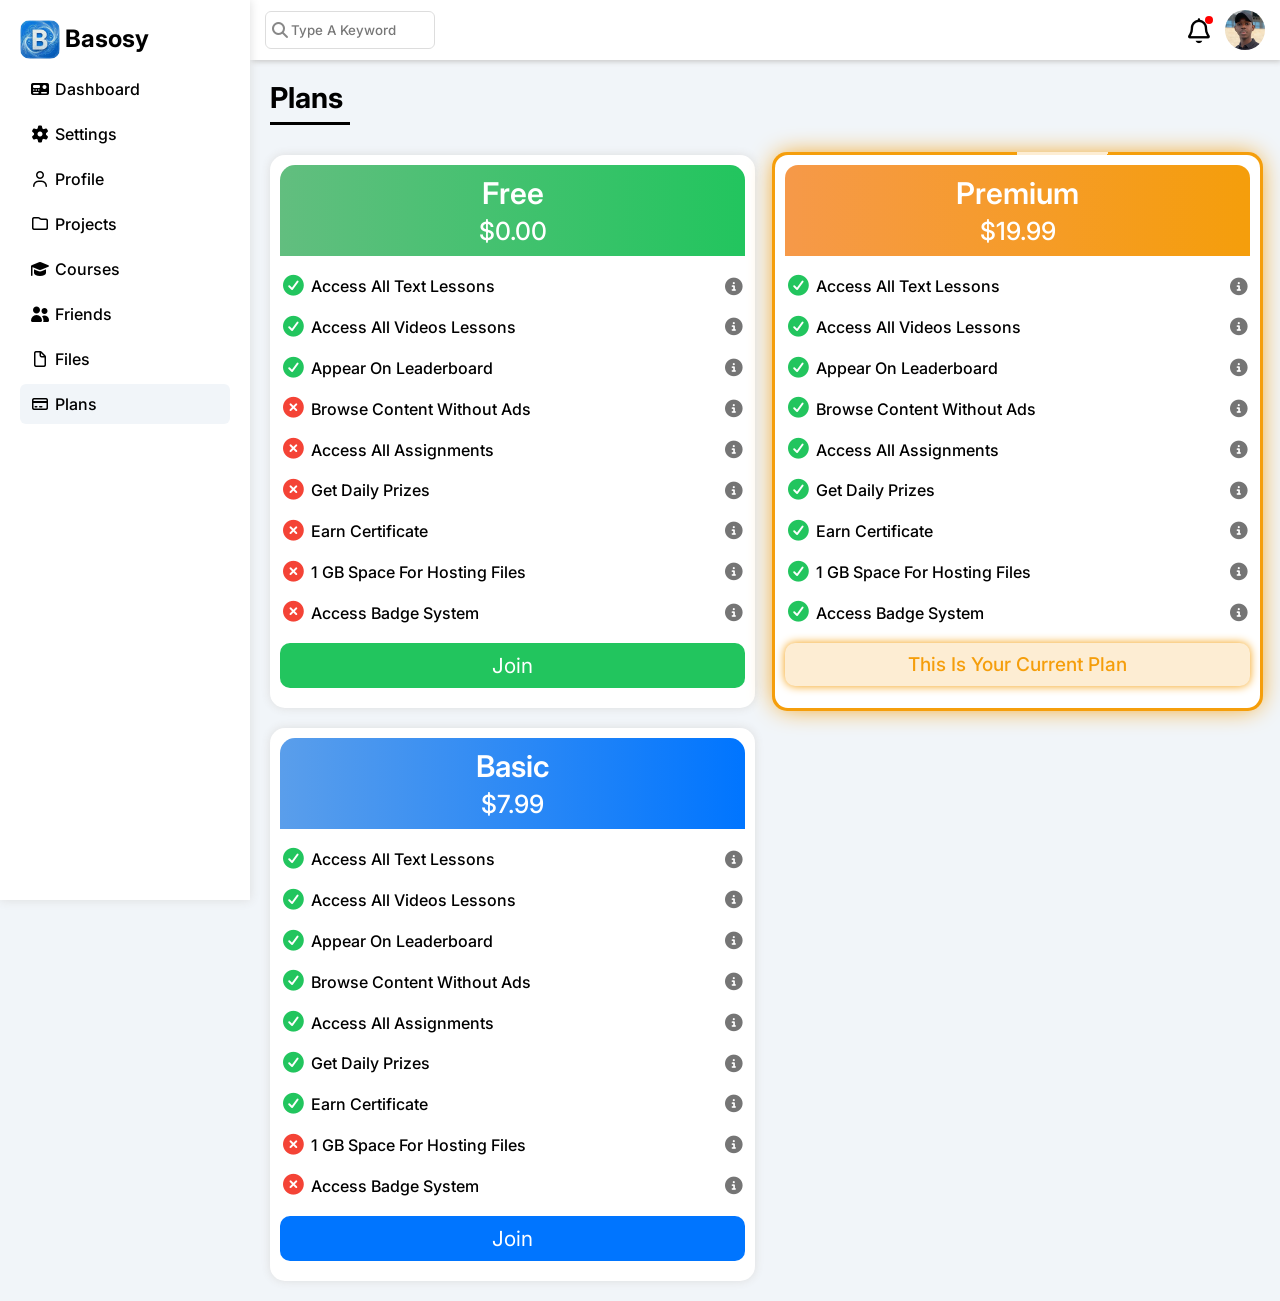
<file: plans.html>
<!doctype html>
<html lang="en">
  <head>
    <meta charset="UTF-8" />
    <meta name="viewport" content="width=device-width, initial-scale=1.0" />
    <title>Plans</title>
    <link rel="icon" href="imgs/logo-2.webp" type="image/webp" />
    <meta
      name="description"
      content="Compare subscription plans on the Basosy Dashboard. View features and pricing for Free, Basic, and Premium plans, and upgrade your account for exclusive benefits."
    />
    <link rel="preconnect" href="https://fonts.googleapis.com" />
    <link rel="preconnect" href="https://fonts.gstatic.com" crossorigin />
    <link
      rel="preload"
      as="style"
      href="https://fonts.googleapis.com/css2?family=Inter:wght@400;500;600;700&display=swap"
    />
    <link
      rel="stylesheet"
      href="https://fonts.googleapis.com/css2?family=Inter:wght@400;500;600;700&display=swap"
      media="print"
      onload="this.media = 'all'"
    />
    <noscript>
      <link
        rel="stylesheet"
        href="https://fonts.googleapis.com/css2?family=Inter:wght@400;500;600;700&display=swap"
      />
    </noscript>
    <link
      rel="stylesheet"
      href="css/all.min.css"
      media="print"
      onload="this.media = 'all'"
    />
    <noscript><link rel="stylesheet" href="css/all.min.css" /></noscript>
    <link rel="stylesheet" href="css/framework.css" />
    <link rel="stylesheet" href="css/master.min.css" />
  </head>
  <body>
    <aside class="sidebar bc-white p-10 p-relative">
      <div class="sidebar__logo d-flex align-center gap-5 mb-10">
        <img src="imgs/logo-2.webp" alt="" class="sidebar__logo-image rad-10" />
        <h2 class="sidebar__heading m-0">Basosy</h2>
      </div>
      <ul class="sidebar__links">
        <li>
          <a
            href="index.html"
            class="p-10 rad-6 mb-5 d-flex gap-5 align-center sidebar__link fw-500"
          >
            <i
              class="fa-solid fa-tachograph-digital fa-fw"
              aria-hidden="true"
            ></i>
            <span>Dashboard</span>
          </a>
        </li>
        <li>
          <a
            href="settings.html"
            class="p-10 rad-6 mb-5 d-flex gap-5 align-center sidebar__link fw-500"
          >
            <i class="fa-solid fa-gear fa-fw" aria-hidden="true"></i>
            <span>Settings</span>
          </a>
        </li>
        <li>
          <a
            href="profile.html"
            class="p-10 rad-6 mb-5 d-flex gap-5 align-center sidebar__link fw-500"
          >
            <i class="fa-regular fa-user fa-fw" aria-hidden="true"></i>
            <span>Profile</span>
          </a>
        </li>
        <li>
          <a
            href="projects.html"
            class="p-10 rad-6 mb-5 d-flex gap-5 align-center sidebar__link fw-500"
          >
            <i class="fa-regular fa-folder fa-fw" aria-hidden="true"></i>
            <span>Projects</span>
          </a>
        </li>
        <li>
          <a
            href="courses.html"
            class="p-10 rad-6 mb-5 d-flex gap-5 align-center sidebar__link fw-500"
          >
            <i class="fa-solid fa-graduation-cap fa-fw" aria-hidden="true"></i>
            <span>Courses</span>
          </a>
        </li>
        <li>
          <a
            href="friends.html"
            class="p-10 rad-6 mb-5 d-flex gap-5 align-center sidebar__link fw-500"
          >
            <i class="fa-solid fa-user-group fa-fw" aria-hidden="true"></i>
            <span>Friends</span>
          </a>
        </li>
        <li>
          <a
            href="files.html"
            class="p-10 rad-6 mb-5 d-flex gap-5 align-center sidebar__link fw-500"
          >
            <i class="fa-regular fa-file fa-fw" aria-hidden="true"></i>
            <span>Files</span>
          </a>
        </li>
        <li>
          <a
            href="plans.html"
            class="p-10 rad-6 mb-5 d-flex gap-5 align-center sidebar__link fw-500 active"
          >
            <i class="fa-regular fa-credit-card fa-fw" aria-hidden="true"></i>
            <span>Plans</span>
          </a>
        </li>
      </ul>
    </aside>
    <main>
      <header
        class="header bc-white p-10 d-flex justify-between align-center gap-5"
      >
        <search class="p-relative header__search">
          <form action="">
            <i
              class="fa-solid fa-magnifying-glass p-absolute header__search-icon"
            ></i>
            <label for="search" class="visually-hidden">Search Bar</label>
            <input
              type="search"
              placeholder="Type A Keyword"
              id="search"
              class="p-10 rad-6 header__search-input fw-500 m-transition w-100 f-family-i"
            />
          </form>
        </search>
        <div class="header__profile d-flex align-center gap-10">
          <i
            class="fa-regular fa-bell fa-lg p-relative header__icon"
            aria-hidden="true"
          ></i>
          <a href="profile.html" class="header__image">
            <img
              src="imgs/myimage.webp"
              class="rad-half p-relative w-full h-full"
              alt="your image"
            />
          </a>
        </div>
      </header>
      <div class="page-content p-20">
        <h1 class="page-content__title m-0 p-relative">Plans</h1>
        <div class="page-content__wrapper">
          <section class="card plan-card p-relative rad-10 p-10 m-transition">
            <div
              class="plan-card__heading plan-card__heading--free tc c-white p-10 mb-10"
            >
              <h2 class="plan-card__title m-0 mb-5 fw-600">Free</h2>
              <p class="m-0 plan-card__title-desc fw-500">$0.00</p>
            </div>
            <ul class="plan-card__list">
              <li
                class="plan-card__li d-flex gap-5 fw-500 align-center pt-10 pb-10"
              >
                <i
                  class="fa-solid fa-circle-check c-success rad-half check-icon fs-20"
                  aria-hidden="true"
                ></i>
                <span class="visually-hidden">Includes:</span>
                Access All Text Lessons
                <i
                  class="fa-solid fa-circle-info help-icon ml-a c-gray fs-18"
                ></i>
              </li>
              <li
                class="plan-card__li d-flex gap-5 fw-500 align-center pt-10 pb-10"
              >
                <i
                  class="fa-solid fa-circle-check c-success rad-half check-icon fs-20"
                  aria-hidden="true"
                ></i>
                <span class="visually-hidden">Includes:</span>
                Access All Videos Lessons
                <i
                  class="fa-solid fa-circle-info help-icon ml-a c-gray fs-18"
                ></i>
              </li>
              <li
                class="plan-card__li d-flex gap-5 fw-500 align-center pt-10 pb-10"
              >
                <i
                  class="fa-solid fa-circle-check c-success rad-half check-icon fs-20"
                  aria-hidden="true"
                ></i>
                <span class="visually-hidden">Includes:</span>
                Appear On Leaderboard
                <i
                  class="fa-solid fa-circle-info help-icon ml-a c-gray fs-18"
                ></i>
              </li>
              <li
                class="plan-card__li d-flex gap-5 fw-500 align-center pt-10 pb-10"
              >
                <i
                  class="fa-solid fa-circle-xmark false-icon fs-20 rad-half c-danger"
                  aria-hidden="true"
                ></i>
                <span class="visually-hidden">Does not include:</span>
                Browse Content Without Ads
                <i
                  class="fa-solid fa-circle-info help-icon ml-a c-gray fs-18"
                ></i>
              </li>
              <li
                class="plan-card__li d-flex gap-5 fw-500 align-center pt-10 pb-10"
              >
                <i
                  class="fa-solid fa-circle-xmark false-icon fs-20 rad-half c-danger"
                  aria-hidden="true"
                ></i>
                <span class="visually-hidden">Does not include:</span>
                Access All Assignments
                <i
                  class="fa-solid fa-circle-info help-icon ml-a c-gray fs-18"
                ></i>
              </li>
              <li
                class="plan-card__li d-flex gap-5 fw-500 align-center pt-10 pb-10"
              >
                <i
                  class="fa-solid fa-circle-xmark false-icon fs-20 rad-half c-danger"
                  aria-hidden="true"
                ></i>
                <span class="visually-hidden">Does not include:</span>
                Get Daily Prizes
                <i
                  class="fa-solid fa-circle-info help-icon ml-a c-gray fs-18"
                ></i>
              </li>
              <li
                class="plan-card__li d-flex gap-5 fw-500 align-center pt-10 pb-10"
              >
                <i
                  class="fa-solid fa-circle-xmark false-icon fs-20 rad-half c-danger"
                  aria-hidden="true"
                ></i>
                <span class="visually-hidden">Does not include:</span>
                Earn Certificate
                <i
                  class="fa-solid fa-circle-info help-icon ml-a c-gray fs-18"
                ></i>
              </li>
              <li
                class="plan-card__li d-flex gap-5 fw-500 align-center pt-10 pb-10"
              >
                <i
                  class="fa-solid fa-circle-xmark false-icon fs-20 rad-half c-danger"
                  aria-hidden="true"
                ></i>
                <span class="visually-hidden">Does not include:</span>
                1 GB Space For Hosting Files
                <i
                  class="fa-solid fa-circle-info help-icon ml-a c-gray fs-18"
                ></i>
              </li>
              <li
                class="plan-card__li d-flex gap-5 fw-500 align-center pt-10 pb-10"
              >
                <i
                  class="fa-solid fa-circle-xmark false-icon fs-20 rad-half c-danger"
                  aria-hidden="true"
                ></i>
                <span class="visually-hidden">Does not include:</span>
                Access Badge System
                <i
                  class="fa-solid fa-circle-info help-icon ml-a c-gray fs-18"
                ></i>
              </li>
            </ul>
            <a
              href="#"
              class="plan-card__button bc-success c-white fs-20 rad-10 p-10 d-block tc mt-10 mb-10"
              >Join</a
            >
          </section>
          <section class="card plan-card plan-card--current p-relative rad-10">
            <div class="p-10 h-full">
              <div
                class="plan-card__heading plan-card__heading--premium tc c-white p-10 mb-10"
              >
                <h2 class="plan-card__title m-0 mb-5 fw-600">Premium</h2>
                <p class="m-0 plan-card__title-desc fw-500">$19.99</p>
              </div>
              <ul class="plan-card__list">
                <li
                  class="plan-card__li d-flex gap-5 fw-500 align-center pt-10 pb-10"
                >
                  <i
                    class="fa-solid fa-circle-check c-success rad-half check-icon fs-20"
                    aria-hidden="true"
                  ></i>
                  <span class="visually-hidden">Includes:</span>
                  Access All Text Lessons
                  <i
                    class="fa-solid fa-circle-info help-icon ml-a c-gray fs-18"
                  ></i>
                </li>
                <li
                  class="plan-card__li d-flex gap-5 fw-500 align-center pt-10 pb-10"
                >
                  <i
                    class="fa-solid fa-circle-check c-success rad-half check-icon fs-20"
                    aria-hidden="true"
                  ></i>
                  <span class="visually-hidden">Includes:</span>
                  Access All Videos Lessons
                  <i
                    class="fa-solid fa-circle-info help-icon ml-a c-gray fs-18"
                  ></i>
                </li>
                <li
                  class="plan-card__li d-flex gap-5 fw-500 align-center pt-10 pb-10"
                >
                  <i
                    class="fa-solid fa-circle-check c-success rad-half check-icon fs-20"
                    aria-hidden="true"
                  ></i>
                  <span class="visually-hidden">Includes:</span>
                  Appear On Leaderboard
                  <i
                    class="fa-solid fa-circle-info help-icon ml-a c-gray fs-18"
                  ></i>
                </li>
                <li
                  class="plan-card__li d-flex gap-5 fw-500 align-center pt-10 pb-10"
                >
                  <i
                    class="fa-solid fa-circle-check c-success rad-half check-icon fs-20"
                    aria-hidden="true"
                  ></i>
                  <span class="visually-hidden">Includes:</span>
                  Browse Content Without Ads
                  <i
                    class="fa-solid fa-circle-info help-icon ml-a c-gray fs-18"
                  ></i>
                </li>
                <li
                  class="plan-card__li d-flex gap-5 fw-500 align-center pt-10 pb-10"
                >
                  <i
                    class="fa-solid fa-circle-check c-success rad-half check-icon fs-20"
                    aria-hidden="true"
                  ></i>
                  <span class="visually-hidden">Includes:</span>
                  Access All Assignments
                  <i
                    class="fa-solid fa-circle-info help-icon ml-a c-gray fs-18"
                  ></i>
                </li>
                <li
                  class="plan-card__li d-flex gap-5 fw-500 align-center pt-10 pb-10"
                >
                  <i
                    class="fa-solid fa-circle-check c-success rad-half check-icon fs-20"
                    aria-hidden="true"
                  ></i>
                  <span class="visually-hidden">Includes:</span>
                  Get Daily Prizes
                  <i
                    class="fa-solid fa-circle-info help-icon ml-a c-gray fs-18"
                  ></i>
                </li>
                <li
                  class="plan-card__li d-flex gap-5 fw-500 align-center pt-10 pb-10"
                >
                  <i
                    class="fa-solid fa-circle-check c-success rad-half check-icon fs-20"
                    aria-hidden="true"
                  ></i>
                  <span class="visually-hidden">Includes:</span>
                  Earn Certificate
                  <i
                    class="fa-solid fa-circle-info help-icon ml-a c-gray fs-18"
                  ></i>
                </li>
                <li
                  class="plan-card__li d-flex gap-5 fw-500 align-center pt-10 pb-10"
                >
                  <i
                    class="fa-solid fa-circle-check c-success rad-half check-icon fs-20"
                    aria-hidden="true"
                  ></i>
                  <span class="visually-hidden">Includes:</span>
                  1 GB Space For Hosting Files
                  <i
                    class="fa-solid fa-circle-info help-icon ml-a c-gray fs-18"
                  ></i>
                </li>
                <li
                  class="plan-card__li d-flex gap-5 fw-500 align-center pt-10 pb-10"
                >
                  <i
                    class="fa-solid fa-circle-check c-success rad-half check-icon fs-20"
                    aria-hidden="true"
                  ></i>
                  <span class="visually-hidden">Includes:</span>
                  Access Badge System
                  <i
                    class="fa-solid fa-circle-info help-icon ml-a c-gray fs-18"
                  ></i>
                </li>
              </ul>
              <div
                class="plan-card__current c-warning rad-10 p-10 tc fw-500 mt-10 mb-10"
              >
                This Is Your Current Plan
              </div>
            </div>
          </section>
          <section class="card plan-card p-relative rad-10 p-10 m-transition">
            <div
              class="plan-card__heading plan-card__heading--basic tc c-white p-10 mb-10"
            >
              <h2 class="plan-card__title m-0 mb-5 fw-600">Basic</h2>
              <p class="m-0 plan-card__title-desc fw-500">$7.99</p>
            </div>
            <ul class="plan-card__list">
              <li
                class="plan-card__li d-flex gap-5 fw-500 align-center pt-10 pb-10"
              >
                <i
                  class="fa-solid fa-circle-check c-success rad-half check-icon fs-20"
                  aria-hidden="true"
                ></i>
                <span class="visually-hidden">Includes:</span>
                Access All Text Lessons
                <i
                  class="fa-solid fa-circle-info help-icon ml-a c-gray fs-18"
                ></i>
              </li>
              <li
                class="plan-card__li d-flex gap-5 fw-500 align-center pt-10 pb-10"
              >
                <i
                  class="fa-solid fa-circle-check c-success rad-half check-icon fs-20"
                  aria-hidden="true"
                ></i>
                <span class="visually-hidden">Includes:</span>
                Access All Videos Lessons
                <i
                  class="fa-solid fa-circle-info help-icon ml-a c-gray fs-18"
                ></i>
              </li>
              <li
                class="plan-card__li d-flex gap-5 fw-500 align-center pt-10 pb-10"
              >
                <i
                  class="fa-solid fa-circle-check c-success rad-half check-icon fs-20"
                  aria-hidden="true"
                ></i>
                <span class="visually-hidden">Includes:</span>
                Appear On Leaderboard
                <i
                  class="fa-solid fa-circle-info help-icon ml-a c-gray fs-18"
                ></i>
              </li>
              <li
                class="plan-card__li d-flex gap-5 fw-500 align-center pt-10 pb-10"
              >
                <i
                  class="fa-solid fa-circle-check c-success rad-half check-icon fs-20"
                  aria-hidden="true"
                ></i>
                <span class="visually-hidden">Includes:</span>
                Browse Content Without Ads
                <i
                  class="fa-solid fa-circle-info help-icon ml-a c-gray fs-18"
                ></i>
              </li>
              <li
                class="plan-card__li d-flex gap-5 fw-500 align-center pt-10 pb-10"
              >
                <i
                  class="fa-solid fa-circle-check c-success rad-half check-icon fs-20"
                  aria-hidden="true"
                ></i>
                <span class="visually-hidden">Includes:</span>
                Access All Assignments
                <i
                  class="fa-solid fa-circle-info help-icon ml-a c-gray fs-18"
                ></i>
              </li>
              <li
                class="plan-card__li d-flex gap-5 fw-500 align-center pt-10 pb-10"
              >
                <i
                  class="fa-solid fa-circle-check c-success rad-half check-icon fs-20"
                  aria-hidden="true"
                ></i>
                <span class="visually-hidden">Includes:</span>
                Get Daily Prizes
                <i
                  class="fa-solid fa-circle-info help-icon ml-a c-gray fs-18"
                ></i>
              </li>
              <li
                class="plan-card__li d-flex gap-5 fw-500 align-center pt-10 pb-10"
              >
                <i
                  class="fa-solid fa-circle-check c-success rad-half check-icon fs-20"
                  aria-hidden="true"
                ></i>
                <span class="visually-hidden">Includes:</span>
                Earn Certificate
                <i
                  class="fa-solid fa-circle-info help-icon ml-a c-gray fs-18"
                ></i>
              </li>
              <li
                class="plan-card__li d-flex gap-5 fw-500 align-center pt-10 pb-10"
              >
                <i
                  class="fa-solid fa-circle-xmark false-icon fs-20 rad-half c-danger"
                  aria-hidden="true"
                ></i>
                <span class="visually-hidden">Does not include:</span>
                1 GB Space For Hosting Files
                <i
                  class="fa-solid fa-circle-info help-icon ml-a c-gray fs-18"
                ></i>
              </li>
              <li
                class="plan-card__li d-flex gap-5 fw-500 align-center pt-10 pb-10"
              >
                <i
                  class="fa-solid fa-circle-xmark false-icon fs-20 rad-half c-danger"
                  aria-hidden="true"
                ></i>
                <span class="visually-hidden">Does not include:</span>
                Access Badge System
                <i
                  class="fa-solid fa-circle-info help-icon ml-a c-gray fs-18"
                ></i>
              </li>
            </ul>
            <a
              href="#"
              class="plan-card__button bc-primary c-white fs-20 rad-10 p-10 d-block tc mt-10 mb-10"
              >Join</a
            >
          </section>
        </div>
      </div>
    </main>
  </body>
</html>
</file>
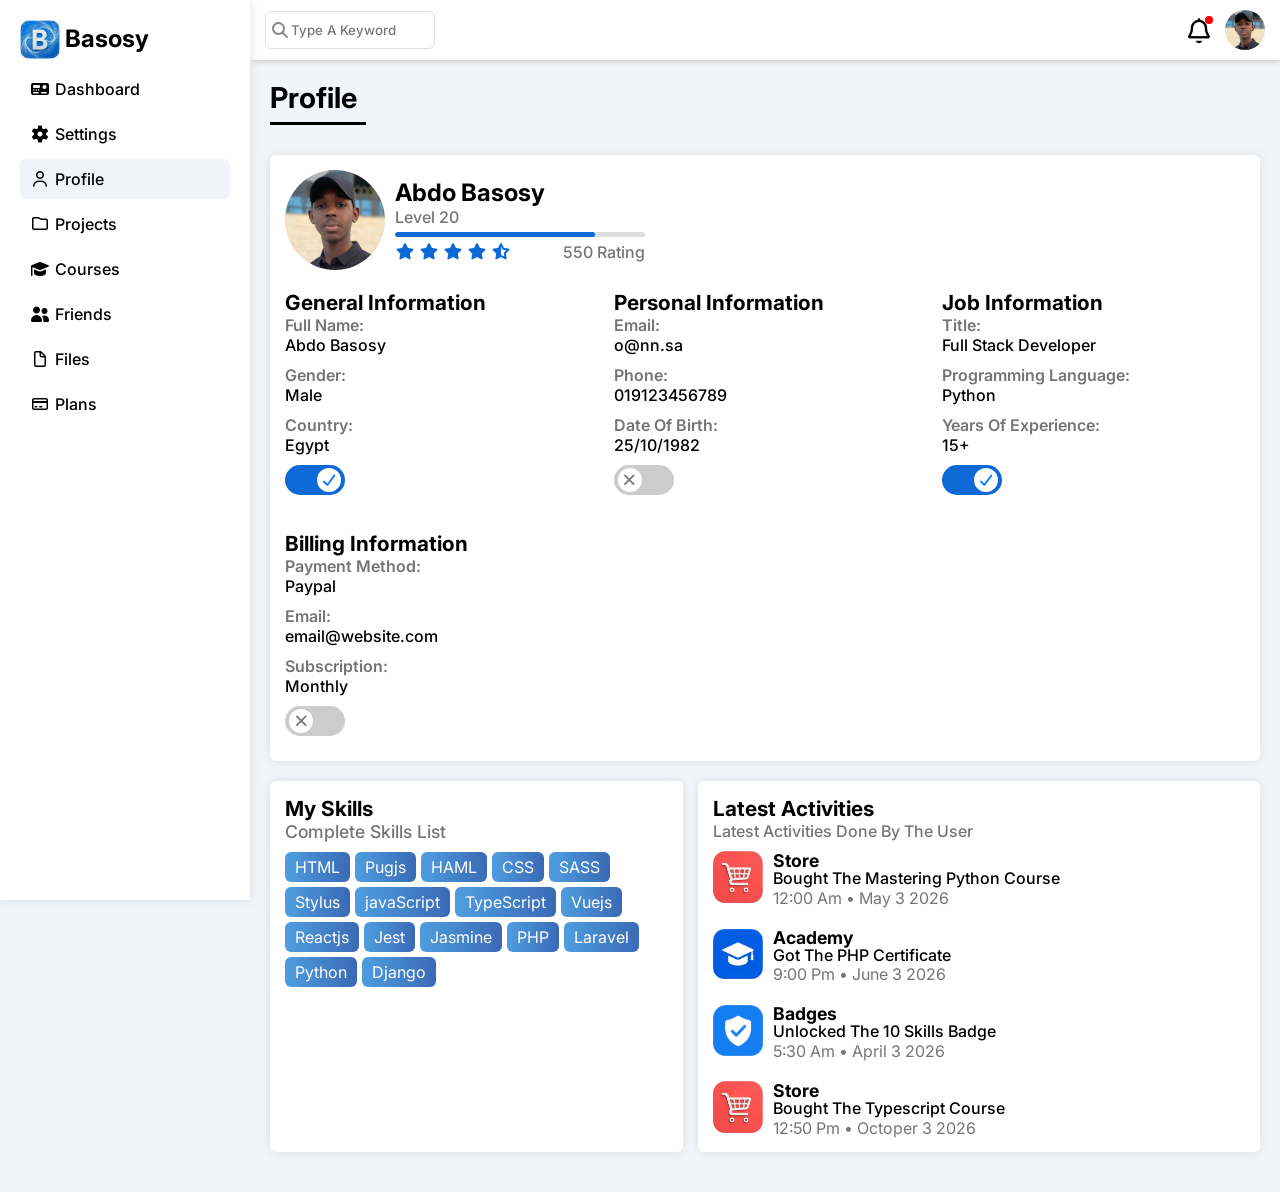
<file: profile.html>
<!doctype html>
<html lang="en">
  <head>
    <meta charset="UTF-8" />
    <meta name="viewport" content="width=device-width, initial-scale=1.0" />
    <title>Profile</title>
    <link rel="icon" href="imgs/logo-2.webp" type="image/webp" />
    <meta
      name="description"
      content="Your personal Dashboard profile. Showcase your development skills, monitor recent activities, and keep your account information up to date."
    />
    <link rel="preconnect" href="https://fonts.googleapis.com" />
    <link rel="preconnect" href="https://fonts.gstatic.com" crossorigin />
    <link
      rel="preload"
      as="style"
      href="https://fonts.googleapis.com/css2?family=Inter:wght@400;500;600;700&display=swap"
    />
    <link
      rel="stylesheet"
      href="https://fonts.googleapis.com/css2?family=Inter:wght@400;500;600;700&display=swap"
      media="print"
      onload="this.media = 'all'"
    />
    <noscript>
      <link
        rel="stylesheet"
        href="https://fonts.googleapis.com/css2?family=Inter:wght@400;500;600;700&display=swap"
      />
    </noscript>
    <link
      rel="stylesheet"
      href="css/all.min.css"
      media="print"
      onload="this.media = 'all'"
    />
    <noscript><link rel="stylesheet" href="css/all.min.css" /></noscript>
    <link rel="stylesheet" href="css/framework.css" />
    <link rel="stylesheet" href="css/master.min.css" />
  </head>
  <body>
    <aside class="sidebar bc-white p-10 p-relative">
      <div class="sidebar__logo d-flex align-center gap-5 mb-10">
        <img src="imgs/logo-2.webp" alt="" class="sidebar__logo-image rad-10" />
        <h2 class="sidebar__heading m-0">Basosy</h2>
      </div>
      <ul class="sidebar__links">
        <li>
          <a
            href="index.html"
            class="p-10 rad-6 mb-5 d-flex gap-5 align-center sidebar__link fw-500"
          >
            <i
              class="fa-solid fa-tachograph-digital fa-fw"
              aria-hidden="true"
            ></i>
            <span>Dashboard</span>
          </a>
        </li>
        <li>
          <a
            href="settings.html"
            class="p-10 rad-6 mb-5 d-flex gap-5 align-center sidebar__link fw-500"
          >
            <i class="fa-solid fa-gear fa-fw" aria-hidden="true"></i>
            <span>Settings</span>
          </a>
        </li>
        <li>
          <a
            href="profile.html"
            class="p-10 rad-6 mb-5 d-flex gap-5 align-center sidebar__link fw-500 active"
          >
            <i class="fa-regular fa-user fa-fw" aria-hidden="true"></i>
            <span>Profile</span>
          </a>
        </li>
        <li>
          <a
            href="projects.html"
            class="p-10 rad-6 mb-5 d-flex gap-5 align-center sidebar__link fw-500"
          >
            <i class="fa-regular fa-folder fa-fw" aria-hidden="true"></i>
            <span>Projects</span>
          </a>
        </li>
        <li>
          <a
            href="courses.html"
            class="p-10 rad-6 mb-5 d-flex gap-5 align-center sidebar__link fw-500"
          >
            <i class="fa-solid fa-graduation-cap fa-fw" aria-hidden="true"></i>
            <span>Courses</span>
          </a>
        </li>
        <li>
          <a
            href="friends.html"
            class="p-10 rad-6 mb-5 d-flex gap-5 align-center sidebar__link fw-500"
          >
            <i class="fa-solid fa-user-group fa-fw" aria-hidden="true"></i>
            <span>Friends</span>
          </a>
        </li>
        <li>
          <a
            href="files.html"
            class="p-10 rad-6 mb-5 d-flex gap-5 align-center sidebar__link fw-500"
          >
            <i class="fa-regular fa-file fa-fw" aria-hidden="true"></i>
            <span>Files</span>
          </a>
        </li>
        <li>
          <a
            href="plans.html"
            class="p-10 rad-6 mb-5 d-flex gap-5 align-center sidebar__link fw-500"
          >
            <i class="fa-regular fa-credit-card fa-fw" aria-hidden="true"></i>
            <span>Plans</span>
          </a>
        </li>
      </ul>
    </aside>
    <main>
      <header
        class="header bc-white p-10 d-flex justify-between align-center gap-5"
      >
        <search class="p-relative header__search">
          <form action="">
            <i
              class="fa-solid fa-magnifying-glass p-absolute header__search-icon"
            ></i>
            <label for="search" class="visually-hidden">Search Bar</label>
            <input
              type="search"
              placeholder="Type A Keyword"
              id="search"
              class="p-10 rad-6 header__search-input fw-500 m-transition w-100 f-family-i"
            />
          </form>
        </search>
        <div class="header__profile d-flex align-center gap-10">
          <i
            class="fa-regular fa-bell fa-lg p-relative header__icon"
            aria-hidden="true"
          ></i>
          <a href="profile.html" class="header__image">
            <img
              src="imgs/myimage.webp"
              class="rad-half p-relative w-full h-full"
              alt="your image"
            />
          </a>
        </div>
      </header>
      <div class="page-content profile-page p-20">
        <h1 class="page-content__title p-relative m-0">Profile</h1>
        <section class="card profile-card p-15 mb-20">
          <div class="profile__main d-flex gap-10 align-center f-wrap">
            <img
              src="imgs/myimage.webp"
              alt=""
              class="profile__img w-100 rad-half"
            />
            <div class="profile__main-info">
              <h2 class="profile__main-name m-0">Abdo Basosy</h2>
              <p class="profile__main-level m-0 c-gray fw-500">Level 20</p>
              <progress
                class="profile__main-progg w-full d-block rad-6"
                value="80"
                max="100"
              ></progress>
              <div class="profile__main-rating d-flex gap-10 justify-between">
                <div class="profile__rating-icons" aria-hidden="true">
                  <i
                    class="fa-solid fa-star profile__rating-icon c-primary-a"
                  ></i>
                  <i
                    class="fa-solid fa-star profile__rating-icon c-primary-a"
                  ></i>
                  <i
                    class="fa-solid fa-star profile__rating-icon c-primary-a"
                  ></i>
                  <i
                    class="fa-solid fa-star profile__rating-icon c-primary-a"
                  ></i>
                  <i
                    class="fa-solid fa-star-half-stroke profile__rating-icon c-primary-a"
                  ></i>
                </div>
                <p class="visually-hidden m-0">4.5 Starts</p>
                <div class="profile__rating-number c-gray fw-500">
                  550 Rating
                </div>
              </div>
            </div>
          </div>
          <div class="profile__info mb-10 mt-10">
            <div class="profile__info-box">
              <h2 class="profile__box-title fs-20 m-0 mt-10" id="general-info">
                General Information
              </h2>
              <div class="profile__info-label fw-600 c-gray">Full Name:</div>
              <div class="profile__info-name fw-500 mb-10">Abdo Basosy</div>
              <div class="profile__info-label fw-600 c-gray">Gender:</div>
              <div class="profile__info-name fw-500 mb-10">Male</div>
              <div class="profile__info-label fw-600 c-gray">Country:</div>
              <div class="profile__info-name fw-500">Egypt</div>
              <label class="mt-10 d-block">
                <input
                  type="checkbox"
                  checked
                  class="toggle-checkbox p-absolute"
                  role="switch"
                  aria-labelledby="general-info"
                />
                <div
                  class="toggle-switch c-poin m-transition p-relative"
                  aria-hidden="true"
                ></div>
              </label>
            </div>
            <div class="profile__info-box">
              <h2 class="profile__box-title fs-20 m-0 mt-10" id="personal-info">
                Personal Information
              </h2>
              <div class="profile__info-label fw-600 c-gray">Email:</div>
              <div class="profile__info-name fw-500 mb-10">o@nn.sa</div>
              <div class="profile__info-label fw-600 c-gray">Phone:</div>
              <div class="profile__info-name fw-500 mb-10">019123456789</div>
              <div class="profile__info-label fw-600 c-gray">
                Date Of Birth:
              </div>
              <div class="profile__info-name fw-500">25/10/1982</div>
              <label class="mt-10 d-block">
                <input
                  type="checkbox"
                  class="toggle-checkbox p-absolute"
                  role="switch"
                  aria-labelledby="personal-info"
                />
                <div
                  class="toggle-switch c-poin m-transition p-relative"
                  aria-hidden="true"
                ></div>
              </label>
            </div>
            <div class="profile__info-box">
              <h2 class="profile__box-title fs-20 m-0 mt-10" id="job-info">
                Job Information
              </h2>
              <div class="profile__info-label fw-600 c-gray">Title:</div>
              <div class="profile__info-name fw-500 mb-10">
                Full Stack Developer
              </div>
              <div class="profile__info-label fw-600 c-gray">
                Programming Language:
              </div>
              <div class="profile__info-name fw-500 mb-10">Python</div>
              <div class="profile__info-label fw-600 c-gray">
                Years Of Experience:
              </div>
              <div class="profile__info-name fw-500">15+</div>
              <label class="mt-10 d-block">
                <input
                  type="checkbox"
                  checked
                  class="toggle-checkbox p-absolute"
                  aria-labelledby="job-info"
                  role="switch"
                />
                <div
                  class="toggle-switch c-poin m-transition p-relative"
                  aria-hidden="true"
                ></div>
              </label>
            </div>
            <div class="profile__info-box">
              <h2 class="profile__box-title fs-20 m-0 mt-10" id="billing-info">
                Billing Information
              </h2>
              <div class="profile__info-label fw-600 c-gray">
                Payment Method:
              </div>
              <div class="profile__info-name fw-500 mb-10">Paypal</div>
              <div class="profile__info-label fw-600 c-gray">Email:</div>
              <div class="profile__info-name fw-500 mb-10">
                email@website.com
              </div>
              <div class="profile__info-label fw-600 c-gray">Subscription:</div>
              <div class="profile__info-name fw-500">Monthly</div>
              <label class="d-block mt-10">
                <input
                  type="checkbox"
                  class="toggle-checkbox p-absolute"
                  aria-labelledby="billing-info"
                  role="switch"
                />
                <div
                  class="toggle-switch c-poin m-transition p-relative"
                  aria-hidden="true"
                ></div>
              </label>
            </div>
          </div>
        </section>
        <div class="profile__wrapper d-flex mb-20 gap-15">
          <section class="card skills f-grow p-15">
            <h2 class="card__title fs-20 m-0">My Skills</h2>
            <p class="card__title-desc c-gray m-0 fw-500 fs-18 mb-10">
              Complete Skills List
            </p>
            <div class="skills__wrapper mw-full d-flex gap-5 f-wrap">
              <span class="skills__tag c-white rad-6">HTML</span>
              <span class="skills__tag c-white rad-6">Pugjs</span>
              <span class="skills__tag c-white rad-6">HAML</span>
              <span class="skills__tag c-white rad-6">CSS</span>
              <span class="skills__tag c-white rad-6">SASS</span>
              <span class="skills__tag c-white rad-6">Stylus</span>
              <span class="skills__tag c-white rad-6">javaScript</span>
              <span class="skills__tag c-white rad-6">TypeScript</span>
              <span class="skills__tag c-white rad-6">Vuejs</span>
              <span class="skills__tag c-white rad-6">Reactjs</span>
              <span class="skills__tag c-white rad-6">Jest</span>
              <span class="skills__tag c-white rad-6">Jasmine</span>
              <span class="skills__tag c-white rad-6">PHP</span>
              <span class="skills__tag c-white rad-6">Laravel</span>
              <span class="skills__tag c-white rad-6">Python</span>
              <span class="skills__tag c-white rad-6">Django</span>
            </div>
          </section>
          <section class="card activities f-grow p-15">
            <h2 class="card__title fs-20 m-0">Latest Activities</h2>
            <p class="card__title-desc m-0 c-gray fw-500 mb-10">
              Latest Activities Done By The User
            </p>
            <div class="activities__boxes p-relative">
              <div class="activities__box d-flex gap-10 align-center mb-20">
                <div class="activities__image-box p-relative">
                  <img
                    src="imgs/store.webp"
                    alt=""
                    class="activities__img mw-full"
                  />
                </div>
                <div class="activities__info lh-1">
                  <h3 class="activities__heading m-0 fs-18">Store</h3>
                  <p class="activities__heading-desc m-0 fw-500">
                    Bought The Mastering Python Course
                  </p>
                  <span class="activities__time c-gray"
                    >12:00 Am &#8226; May 3 2026</span
                  >
                </div>
              </div>
              <div class="activities__box d-flex gap-10 align-center mb-20">
                <div class="activities__image-box p-relative">
                  <img
                    src="imgs/academy.webp"
                    alt=""
                    class="activities__img mw-full"
                  />
                </div>
                <div class="activities__info lh-1">
                  <h3 class="activities__heading m-0 fs-18">Academy</h3>
                  <p class="activities__heading-desc m-0 fw-500">
                    Got The PHP Certificate
                  </p>
                  <span class="activities__time c-gray"
                    >9:00 Pm &#8226; June 3 2026</span
                  >
                </div>
              </div>
              <div class="activities__box d-flex gap-10 align-center mb-20">
                <div class="activities__image-box p-relative">
                  <img
                    src="imgs/Badget.webp"
                    alt=""
                    class="activities__img mw-full"
                  />
                </div>
                <div class="activities__info lh-1">
                  <h3 class="activities__heading m-0 fs-18">Badges</h3>
                  <p class="activities__heading-desc m-0 fw-500">
                    Unlocked The 10 Skills Badge
                  </p>
                  <span class="activities__time c-gray"
                    >5:30 Am &#8226; April 3 2026</span
                  >
                </div>
              </div>
              <div class="activities__box d-flex gap-10 align-center">
                <div class="activities__image-box p-relative">
                  <img
                    src="imgs/store.webp"
                    alt=""
                    class="activities__img mw-full"
                  />
                </div>
                <div class="activities__info lh-1">
                  <h3 class="activities__heading m-0 fs-18">Store</h3>
                  <p class="activities__heading-desc m-0 fw-500">
                    Bought The Typescript Course
                  </p>
                  <span class="activities__time c-gray"
                    >12:50 Pm &#8226; Octoper 3 2026</span
                  >
                </div>
              </div>
            </div>
          </section>
        </div>
      </div>
    </main>
  </body>
</html>
</file>
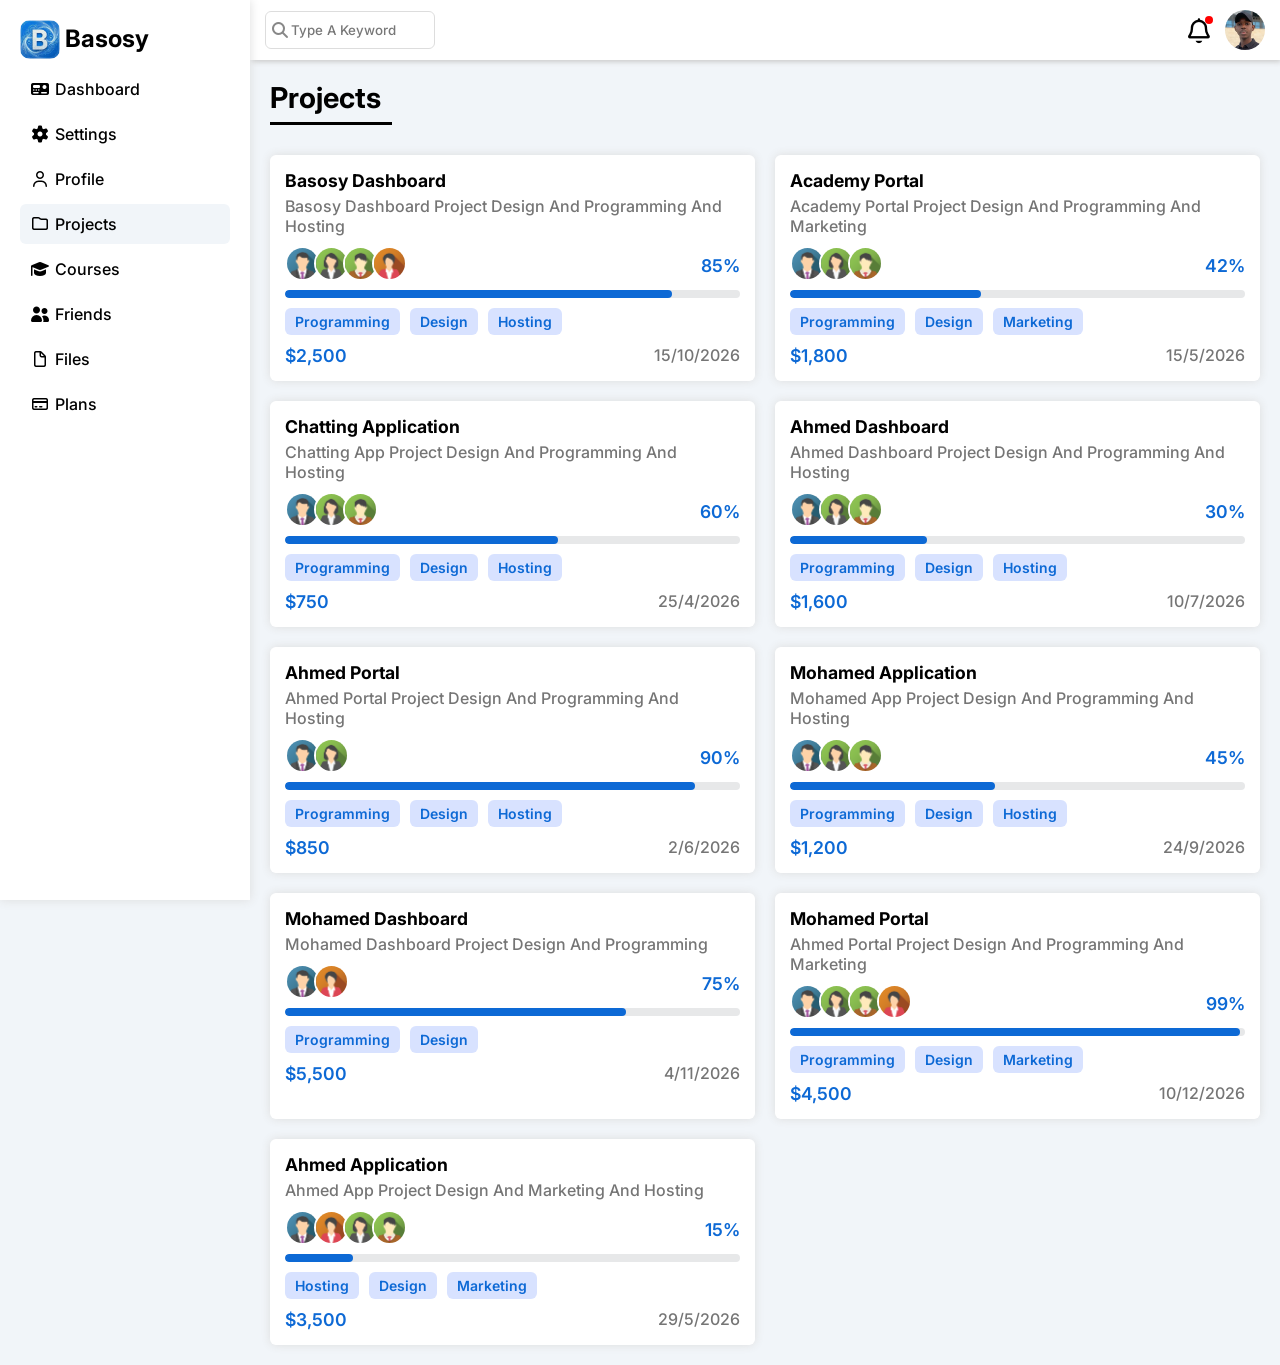
<file: projects.html>
<!doctype html>
<html lang="en">
  <head>
    <meta charset="UTF-8" />
    <meta name="viewport" content="width=device-width, initial-scale=1.0" />
    <title>Projects</title>
    <link rel="icon" href="imgs/logo-2.webp" type="image/webp" />
    <meta
      name="description"
      content="Basosy Dashboard Projects page. A complete overview of your workspace to easily track project status, team assignments, required skills, and financial details."
    />
    <link rel="preconnect" href="https://fonts.googleapis.com" />
    <link rel="preconnect" href="https://fonts.gstatic.com" crossorigin />
    <link
      rel="preload"
      as="style"
      href="https://fonts.googleapis.com/css2?family=Inter:wght@400;500;600;700&display=swap"
    />
    <link
      rel="stylesheet"
      href="https://fonts.googleapis.com/css2?family=Inter:wght@400;500;600;700&display=swap"
      media="print"
      onload="this.media = 'all'"
    />
    <noscript>
      <link
        rel="stylesheet"
        href="https://fonts.googleapis.com/css2?family=Inter:wght@400;500;600;700&display=swap"
      />
    </noscript>
    <link
      rel="stylesheet"
      href="css/all.min.css"
      media="print"
      onload="this.media = 'all'"
    />
    <noscript><link rel="stylesheet" href="css/all.min.css" /></noscript>
    <link rel="stylesheet" href="css/framework.css" />
    <link rel="stylesheet" href="css/master.min.css" />
  </head>
  <body>
    <aside class="sidebar bc-white p-10 p-relative">
      <div class="sidebar__logo d-flex align-center gap-5 mb-10">
        <img src="imgs/logo-2.webp" alt="" class="sidebar__logo-image rad-10" />
        <h2 class="sidebar__heading m-0">Basosy</h2>
      </div>
      <ul class="sidebar__links">
        <li>
          <a
            href="index.html"
            class="p-10 rad-6 mb-5 d-flex gap-5 align-center sidebar__link fw-500"
          >
            <i class="fa-solid fa-tachograph-digital fa-fw"></i>
            <span>Dashboard</span>
          </a>
        </li>
        <li>
          <a
            href="settings.html"
            class="p-10 rad-6 mb-5 d-flex gap-5 align-center sidebar__link fw-500"
          >
            <i class="fa-solid fa-gear fa-fw"></i>
            <span>Settings</span>
          </a>
        </li>
        <li>
          <a
            href="profile.html"
            class="p-10 rad-6 mb-5 d-flex gap-5 align-center sidebar__link fw-500"
          >
            <i class="fa-regular fa-user fa-fw"></i>
            <span>Profile</span>
          </a>
        </li>
        <li>
          <a
            href="projects.html"
            class="p-10 rad-6 mb-5 d-flex gap-5 align-center sidebar__link fw-500 active"
          >
            <i class="fa-regular fa-folder fa-fw"></i>
            <span>Projects</span>
          </a>
        </li>
        <li>
          <a
            href="courses.html"
            class="p-10 rad-6 mb-5 d-flex gap-5 align-center sidebar__link fw-500"
          >
            <i class="fa-solid fa-graduation-cap fa-fw"></i>
            <span>Courses</span>
          </a>
        </li>
        <li>
          <a
            href="friends.html"
            class="p-10 rad-6 mb-5 d-flex gap-5 align-center sidebar__link fw-500"
          >
            <i class="fa-solid fa-user-group fa-fw"></i>
            <span>Friends</span>
          </a>
        </li>
        <li>
          <a
            href="files.html"
            class="p-10 rad-6 mb-5 d-flex gap-5 align-center sidebar__link fw-500"
          >
            <i class="fa-regular fa-file fa-fw"></i>
            <span>Files</span>
          </a>
        </li>
        <li>
          <a
            href="plans.html"
            class="p-10 rad-6 mb-5 d-flex gap-5 align-center sidebar__link fw-500"
          >
            <i class="fa-regular fa-credit-card fa-fw"></i>
            <span>Plans</span>
          </a>
        </li>
      </ul>
    </aside>
    <main>
      <header
        class="header bc-white p-10 d-flex justify-between align-center gap-5"
      >
        <search class="p-relative header__search">
          <form action="">
            <i
              class="fa-solid fa-magnifying-glass p-absolute header__search-icon"
            ></i>
            <label for="search" class="visually-hidden">Search Bar</label>
            <input
              type="search"
              placeholder="Type A Keyword"
              id="search"
              class="p-10 rad-6 header__search-input fw-500 m-transition w-100 f-family-i"
            />
          </form>
        </search>
        <div class="header__profile d-flex align-center gap-10">
          <i
            class="fa-regular fa-bell fa-lg p-relative header__icon"
            aria-hidden="true"
          ></i>
          <a href="profile.html" class="header__image">
            <img
              src="imgs/myimage.webp"
              class="rad-half p-relative w-full h-full"
              alt="your image"
            />
          </a>
        </div>
      </header>
      <div class="page-content p-20">
        <h1 class="page-content__title p-relative m-0">Projects</h1>
        <div class="page-content__wrapper page-content__wrapper--project">
          <section class="card project p-15 m-transition">
            <div
              class="project__title d-flex justify-between align-center mb-5"
            >
              <h2 class="card__title fs-18 m-0" id="project-basosy-dashboard">
                Basosy Dashboard
              </h2>
            </div>
            <p class="project__desc m-0 fw-500 c-gray mb-10">
              Basosy Dashboard Project Design And Programming And Hosting
            </p>
            <div
              class="projects__holder d-flex justify-between gap-5 align-center"
            >
              <div class="project__imgs">
                <img
                  src="imgs/team-01.png"
                  alt="John Doe"
                  class="project__img rad-half"
                />
                <img
                  src="imgs/team-02.png"
                  alt="John Doe"
                  class="project__img rad-half"
                />
                <img
                  src="imgs/team-03.png"
                  alt="John Doe"
                  class="project__img rad-half"
                />
                <img
                  src="imgs/team-04.png"
                  alt="John Doe"
                  class="project__img rad-half"
                />
              </div>
              <span class="project__progg-number c-primary-a fw-600 fs-18"
                >85%</span
              >
            </div>
            <progress
              class="project__progg d-block w-full mt-5 rad-6"
              value="85"
              max="100"
              aria-labelledby="project-basosy-dashboard"
            ></progress>
            <div class="project__tags d-flex gap-10 f-wrap mt-10">
              <span class="project__tag c-primary-a rad-6 fs-14 fw-600"
                >Programming</span
              >
              <span class="project__tag c-primary-a rad-6 fs-14 fw-600"
                >Design</span
              >
              <span class="project__tag c-primary-a rad-6 fs-14 fw-600"
                >Hosting</span
              >
            </div>
            <div
              class="projects__info d-flex justify-between align-center f-wrap mt-10"
            >
              <span class="project__salary c-primary-a fw-600 fs-18"
                >$2,500</span
              >
              <p class="project__date m-0 c-gray fw-500">15/10/2026</p>
            </div>
          </section>
          <section class="card project p-15 m-transition">
            <div
              class="project__title d-flex justify-between align-center mb-5"
            >
              <h2 class="card__title fs-18 m-0" id="project-academy-portal">
                Academy Portal
              </h2>
            </div>
            <p class="project__desc m-0 fw-500 c-gray mb-10">
              Academy Portal Project Design And Programming And Marketing
            </p>
            <div
              class="projects__holder d-flex justify-between gap-5 align-center"
            >
              <div class="project__imgs">
                <img
                  src="imgs/team-01.png"
                  alt="John Doe"
                  class="project__img rad-half"
                />
                <img
                  src="imgs/team-02.png"
                  alt="John Doe"
                  class="project__img rad-half"
                />
                <img
                  src="imgs/team-03.png"
                  alt="John Doe"
                  class="project__img rad-half"
                />
              </div>
              <span class="project__progg-number c-primary-a fw-600 fs-18"
                >42%</span
              >
            </div>
            <progress
              class="project__progg d-block w-full mt-5 rad-6"
              value="42"
              max="100"
              aria-labelledby="project-academy-portal"
            ></progress>
            <div class="project__tags d-flex gap-10 f-wrap mt-10">
              <span class="project__tag c-primary-a rad-6 fs-14 fw-600"
                >Programming</span
              >
              <span class="project__tag c-primary-a rad-6 fs-14 fw-600"
                >Design</span
              >
              <span class="project__tag c-primary-a rad-6 fs-14 fw-600"
                >Marketing</span
              >
            </div>
            <div
              class="projects__info d-flex justify-between align-center f-wrap mt-10"
            >
              <span class="project__salary c-primary-a fw-600 fs-18"
                >$1,800</span
              >
              <p class="project__date m-0 c-gray fw-500">15/5/2026</p>
            </div>
          </section>
          <section class="card project p-15 m-transition">
            <div
              class="project__title d-flex justify-between align-center mb-5"
            >
              <h2
                class="card__title fs-18 m-0"
                id="project-chatting-application"
              >
                Chatting Application
              </h2>
            </div>
            <p class="project__desc m-0 fw-500 c-gray mb-10">
              Chatting App Project Design And Programming And Hosting
            </p>
            <div
              class="projects__holder d-flex justify-between gap-5 align-center"
            >
              <div class="project__imgs">
                <img
                  src="imgs/team-01.png"
                  alt="John Doe"
                  class="project__img rad-half"
                />
                <img
                  src="imgs/team-02.png"
                  alt="John Doe"
                  class="project__img rad-half"
                />
                <img
                  src="imgs/team-03.png"
                  alt="John Doe"
                  class="project__img rad-half"
                />
              </div>
              <span class="project__progg-number c-primary-a fw-600 fs-18"
                >60%</span
              >
            </div>
            <progress
              class="project__progg d-block w-full mt-5 rad-6"
              value="60"
              max="100"
              aria-labelledby="project-chatting-application"
            ></progress>
            <div class="project__tags d-flex gap-10 f-wrap mt-10">
              <span class="project__tag c-primary-a rad-6 fs-14 fw-600"
                >Programming</span
              >
              <span class="project__tag c-primary-a rad-6 fs-14 fw-600"
                >Design</span
              >
              <span class="project__tag c-primary-a rad-6 fs-14 fw-600"
                >Hosting</span
              >
            </div>
            <div
              class="projects__info d-flex justify-between align-center f-wrap mt-10"
            >
              <span class="project__salary c-primary-a fw-600 fs-18">$750</span>
              <p class="project__date m-0 c-gray fw-500">25/4/2026</p>
            </div>
          </section>
          <section class="card project p-15 m-transition">
            <div
              class="project__title d-flex justify-between align-center mb-5"
            >
              <h2 class="card__title fs-18 m-0" id="project-ahmed-dashboard">
                Ahmed Dashboard
              </h2>
            </div>
            <p class="project__desc m-0 fw-500 c-gray mb-10">
              Ahmed Dashboard Project Design And Programming And Hosting
            </p>
            <div
              class="projects__holder d-flex justify-between gap-5 align-center"
            >
              <div class="project__imgs">
                <img
                  src="imgs/team-01.png"
                  alt="John Doe"
                  class="project__img rad-half"
                />
                <img
                  src="imgs/team-02.png"
                  alt=""
                  class="project__img rad-half"
                />
                <img
                  src="imgs/team-03.png"
                  alt="John Doe"
                  class="project__img rad-half"
                />
              </div>
              <span class="project__progg-number c-primary-a fw-600 fs-18"
                >30%</span
              >
            </div>
            <progress
              class="project__progg d-block w-full mt-5 rad-6"
              value="30"
              max="100"
              aria-labelledby="project-ahmed-dashboard"
            ></progress>
            <div class="project__tags d-flex gap-10 f-wrap mt-10">
              <span class="project__tag c-primary-a rad-6 fs-14 fw-600"
                >Programming</span
              >
              <span class="project__tag c-primary-a rad-6 fs-14 fw-600"
                >Design</span
              >
              <span class="project__tag c-primary-a rad-6 fs-14 fw-600"
                >Hosting</span
              >
            </div>
            <div
              class="projects__info d-flex justify-between align-center f-wrap mt-10"
            >
              <span class="project__salary c-primary-a fw-600 fs-18"
                >$1,600</span
              >
              <p class="project__date m-0 c-gray fw-500">10/7/2026</p>
            </div>
          </section>
          <section class="card project p-15 m-transition">
            <div
              class="project__title d-flex justify-between align-center mb-5"
            >
              <h2 class="card__title fs-18 m-0" id="project-ahmed-portal">
                Ahmed Portal
              </h2>
            </div>
            <p class="project__desc m-0 fw-500 c-gray mb-10">
              Ahmed Portal Project Design And Programming And Hosting
            </p>
            <div
              class="projects__holder d-flex justify-between gap-5 align-center"
            >
              <div class="project__imgs">
                <img
                  src="imgs/team-01.png"
                  alt="John Doe"
                  class="project__img rad-half"
                />
                <img
                  src="imgs/team-02.png"
                  alt="John Doe"
                  class="project__img rad-half"
                />
              </div>
              <span class="project__progg-number c-primary-a fw-600 fs-18"
                >90%</span
              >
            </div>
            <progress
              class="project__progg d-block w-full mt-5 rad-6"
              value="90"
              max="100"
              aria-labelledby="project-ahmed-portal"
            ></progress>
            <div class="project__tags d-flex gap-10 f-wrap mt-10">
              <span class="project__tag c-primary-a rad-6 fs-14 fw-600"
                >Programming</span
              >
              <span class="project__tag c-primary-a rad-6 fs-14 fw-600"
                >Design</span
              >
              <span class="project__tag c-primary-a rad-6 fs-14 fw-600"
                >Hosting</span
              >
            </div>
            <div
              class="projects__info d-flex justify-between align-center f-wrap mt-10"
            >
              <span class="project__salary c-primary-a fw-600 fs-18">$850</span>
              <p class="project__date m-0 c-gray fw-500">2/6/2026</p>
            </div>
          </section>
          <section class="card project p-15 m-transition">
            <div
              class="project__title d-flex justify-between align-center mb-5"
            >
              <h2
                class="card__title fs-18 m-0"
                id="project-mohamed-application"
              >
                Mohamed Application
              </h2>
            </div>
            <p class="project__desc m-0 fw-500 c-gray mb-10">
              Mohamed App Project Design And Programming And Hosting
            </p>
            <div
              class="projects__holder d-flex justify-between gap-5 align-center"
            >
              <div class="project__imgs">
                <img
                  src="imgs/team-01.png"
                  alt="John Doe"
                  class="project__img rad-half"
                />
                <img
                  src="imgs/team-02.png"
                  alt="John Doe"
                  class="project__img rad-half"
                />
                <img
                  src="imgs/team-03.png"
                  alt="John Doe"
                  class="project__img rad-half"
                />
              </div>
              <span class="project__progg-number c-primary-a fw-600 fs-18"
                >45%</span
              >
            </div>
            <progress
              class="project__progg d-block w-full mt-5 rad-6"
              value="45"
              max="100"
              aria-labelledby="project-mohamed-application"
            ></progress>
            <div class="project__tags d-flex gap-10 f-wrap mt-10">
              <span class="project__tag c-primary-a rad-6 fs-14 fw-600"
                >Programming</span
              >
              <span class="project__tag c-primary-a rad-6 fs-14 fw-600"
                >Design</span
              >
              <span class="project__tag c-primary-a rad-6 fs-14 fw-600"
                >Hosting</span
              >
            </div>
            <div
              class="projects__info d-flex justify-between align-center f-wrap mt-10"
            >
              <span class="project__salary c-primary-a fw-600 fs-18"
                >$1,200</span
              >
              <p class="project__date m-0 c-gray fw-500">24/9/2026</p>
            </div>
          </section>
          <section class="card project p-15 m-transition">
            <div
              class="project__title d-flex justify-between align-center mb-5"
            >
              <h2 class="card__title fs-18 m-0" id="project-mohamed-dashboard">
                Mohamed Dashboard
              </h2>
            </div>
            <p class="project__desc m-0 fw-500 c-gray mb-10">
              Mohamed Dashboard Project Design And Programming
            </p>
            <div
              class="projects__holder d-flex justify-between gap-5 align-center"
            >
              <div class="project__imgs">
                <img
                  src="imgs/team-01.png"
                  alt="John Doe"
                  class="project__img rad-half"
                />
                <img
                  src="imgs/team-04.png"
                  alt="John Doe"
                  class="project__img rad-half"
                />
              </div>
              <span class="project__progg-number c-primary-a fw-600 fs-18"
                >75%</span
              >
            </div>
            <progress
              class="project__progg d-block w-full mt-5 rad-6"
              value="75"
              max="100"
              aria-labelledby="project-mohamed-dashboard"
            ></progress>
            <div class="project__tags d-flex gap-10 f-wrap mt-10">
              <span class="project__tag c-primary-a rad-6 fs-14 fw-600"
                >Programming</span
              >
              <span class="project__tag c-primary-a rad-6 fs-14 fw-600"
                >Design</span
              >
            </div>
            <div
              class="projects__info d-flex justify-between align-center f-wrap mt-10"
            >
              <span class="project__salary c-primary-a fw-600 fs-18"
                >$5,500</span
              >
              <p class="project__date m-0 c-gray fw-500">4/11/2026</p>
            </div>
          </section>
          <section class="card project p-15 m-transition">
            <div
              class="project__title d-flex justify-between align-center mb-5"
            >
              <h2 class="card__title fs-18 m-0" id="project-mohamed-portal">
                Mohamed Portal
              </h2>
            </div>
            <p class="project__desc m-0 fw-500 c-gray mb-10">
              Ahmed Portal Project Design And Programming And Marketing
            </p>
            <div
              class="projects__holder d-flex justify-between gap-5 align-center"
            >
              <div class="project__imgs">
                <img
                  src="imgs/team-01.png"
                  alt="John Doe"
                  class="project__img rad-half"
                />
                <img
                  src="imgs/team-02.png"
                  alt="John Doe"
                  class="project__img rad-half"
                />
                <img
                  src="imgs/team-03.png"
                  alt="John Doe"
                  class="project__img rad-half"
                />
                <img
                  src="imgs/team-04.png"
                  alt="John Doe"
                  class="project__img rad-half"
                />
              </div>
              <span class="project__progg-number c-primary-a fw-600 fs-18"
                >99%</span
              >
            </div>
            <progress
              class="project__progg d-block w-full mt-5 rad-6"
              value="99"
              max="100"
              aria-labelledby="project-mohamed-portal"
            ></progress>
            <div class="project__tags d-flex gap-10 f-wrap mt-10">
              <span class="project__tag c-primary-a rad-6 fs-14 fw-600"
                >Programming</span
              >
              <span class="project__tag c-primary-a rad-6 fs-14 fw-600"
                >Design</span
              >
              <span class="project__tag c-primary-a rad-6 fs-14 fw-600"
                >Marketing</span
              >
            </div>
            <div
              class="projects__info d-flex justify-between align-center f-wrap mt-10"
            >
              <span class="project__salary c-primary-a fw-600 fs-18"
                >$4,500</span
              >
              <p class="project__date m-0 c-gray fw-500">10/12/2026</p>
            </div>
          </section>
          <section class="card project p-15 m-transition">
            <div
              class="project__title d-flex justify-between align-center mb-5"
            >
              <h2 class="card__title fs-18 m-0" id="project-ahmed-application">
                Ahmed Application
              </h2>
            </div>
            <p class="project__desc m-0 fw-500 c-gray mb-10">
              Ahmed App Project Design And Marketing And Hosting
            </p>
            <div
              class="projects__holder d-flex justify-between gap-5 align-center"
            >
              <div class="project__imgs">
                <img
                  src="imgs/team-01.png"
                  alt="John Doe"
                  class="project__img rad-half"
                />
                <img
                  src="imgs/team-04.png"
                  alt="John Doe"
                  class="project__img rad-half"
                />
                <img
                  src="imgs/team-02.png"
                  alt="John Doe"
                  class="project__img rad-half"
                />
                <img
                  src="imgs/team-03.png"
                  alt="John Doe"
                  class="project__img rad-half"
                />
              </div>
              <span class="project__progg-number c-primary-a fw-600 fs-18"
                >15%</span
              >
            </div>
            <progress
              class="project__progg d-block w-full mt-5 rad-6"
              value="15"
              max="100"
              aria-labelledby="project-ahmed-application"
            ></progress>
            <div class="project__tags d-flex gap-10 f-wrap mt-10">
              <span class="project__tag c-primary-a rad-6 fs-14 fw-600"
                >Hosting</span
              >
              <span class="project__tag c-primary-a rad-6 fs-14 fw-600"
                >Design</span
              >
              <span class="project__tag c-primary-a rad-6 fs-14 fw-600"
                >Marketing</span
              >
            </div>
            <div
              class="projects__info d-flex justify-between align-center f-wrap mt-10"
            >
              <span class="project__salary c-primary-a fw-600 fs-18"
                >$3,500</span
              >
              <p class="project__date m-0 c-gray fw-500">29/5/2026</p>
            </div>
          </section>
        </div>
      </div>
    </main>
  </body>
</html>
</file>
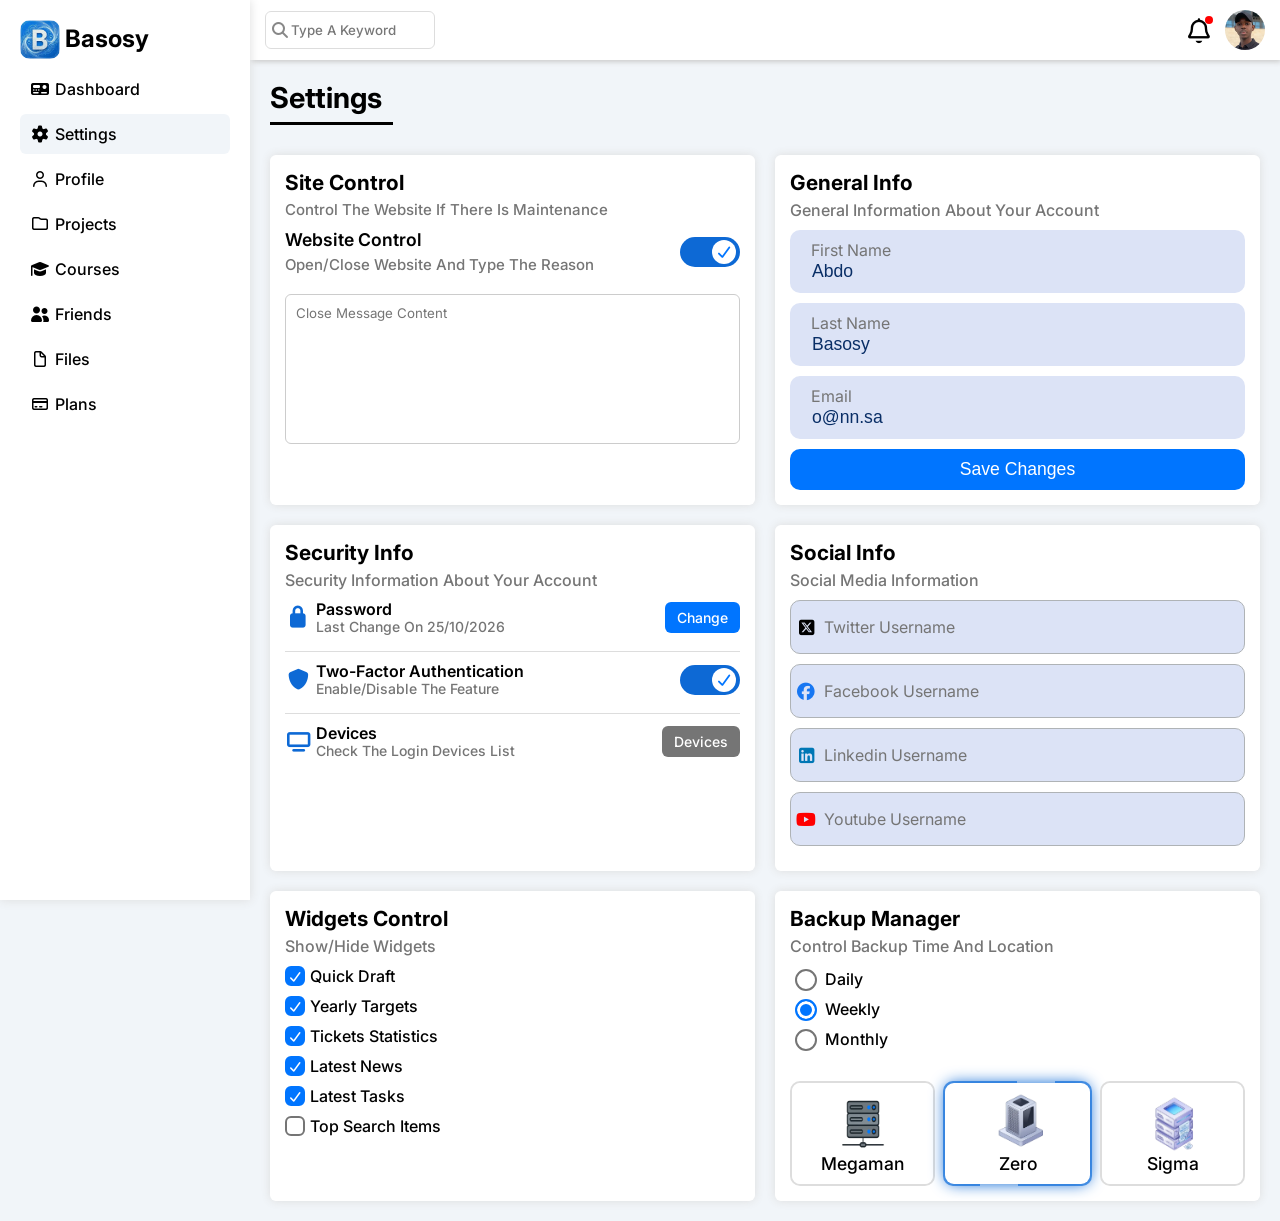
<file: settings.html>
<!doctype html>
<html lang="en">
  <head>
    <meta charset="UTF-8" />
    <meta name="viewport" content="width=device-width, initial-scale=1.0" />
    <title>settings</title>
    <link rel="icon" href="imgs/logo-2.webp" type="image/webp"  />
    <meta
      name="description"
      content="Account settings and configuration page. Easily update your profile, manage two-factor authentication, link social accounts, and control your site preferences."
    />
    <link rel="preconnect" href="https://fonts.googleapis.com" />
    <link rel="preconnect" href="https://fonts.gstatic.com" crossorigin />
    <link
      rel="preload"
      as="style"
      href="https://fonts.googleapis.com/css2?family=Inter:wght@400;500;600;700&display=swap"
    />
    <link
      rel="stylesheet"
      href="https://fonts.googleapis.com/css2?family=Inter:wght@400;500;600;700&display=swap"
      media="print"
      onload="this.media = 'all'"
    />
    <noscript>
      <link
        rel="stylesheet"
        href="https://fonts.googleapis.com/css2?family=Inter:wght@400;500;600;700&display=swap"
      />
    </noscript>
    <link
      rel="stylesheet"
      href="css/all.min.css"
      media="print"
      onload="this.media = 'all'"
    />
    <noscript><link rel="stylesheet" href="css/all.min.css" /></noscript>
    <link rel="stylesheet" href="css/framework.css" />
    <link rel="stylesheet" href="css/master.min.css" />
  </head>
  <body>
    <aside class="sidebar bc-white p-10 p-relative">
      <div class="sidebar__logo d-flex align-center gap-5 mb-10">
        <img src="imgs/logo-2.webp" alt="" class="sidebar__logo-image rad-10" />
        <h2 class="sidebar__heading m-0">Basosy</h2>
      </div>
      <ul class="sidebar__links">
        <li>
          <a
            href="index.html"
            class="p-10 rad-6 mb-5 d-flex gap-5 align-center sidebar__link fw-500"
          >
            <i class="fa-solid fa-tachograph-digital fa-fw"></i>
            <span>Dashboard</span>
          </a>
        </li>
        <li>
          <a
            href="settings.html"
            class="p-10 rad-6 mb-5 d-flex gap-5 align-center sidebar__link fw-500 active"
          >
            <i class="fa-solid fa-gear fa-fw"></i>
            <span>Settings</span>
          </a>
        </li>
        <li>
          <a
            href="profile.html"
            class="p-10 rad-6 mb-5 d-flex gap-5 align-center sidebar__link fw-500"
          >
            <i class="fa-regular fa-user fa-fw"></i>
            <span>Profile</span>
          </a>
        </li>
        <li>
          <a
            href="projects.html"
            class="p-10 rad-6 mb-5 d-flex gap-5 align-center sidebar__link fw-500"
          >
            <i class="fa-regular fa-folder fa-fw"></i>
            <span>Projects</span>
          </a>
        </li>
        <li>
          <a
            href="courses.html"
            class="p-10 rad-6 mb-5 d-flex gap-5 align-center sidebar__link fw-500"
          >
            <i class="fa-solid fa-graduation-cap fa-fw"></i>
            <span>Courses</span>
          </a>
        </li>
        <li>
          <a
            href="friends.html"
            class="p-10 rad-6 mb-5 d-flex gap-5 align-center sidebar__link fw-500"
          >
            <i class="fa-solid fa-user-group fa-fw"></i>
            <span>Friends</span>
          </a>
        </li>
        <li>
          <a
            href="files.html"
            class="p-10 rad-6 mb-5 d-flex gap-5 align-center sidebar__link fw-500"
          >
            <i class="fa-regular fa-file fa-fw"></i>
            <span>Files</span>
          </a>
        </li>
        <li>
          <a
            href="plans.html"
            class="p-10 rad-6 mb-5 d-flex gap-5 align-center sidebar__link fw-500"
          >
            <i class="fa-regular fa-credit-card fa-fw"></i>
            <span>Plans</span>
          </a>
        </li>
      </ul>
    </aside>
    <main>
      <header
        class="header bc-white p-10 d-flex justify-between align-center gap-5"
      >
        <search class="p-relative header__search">
          <form action="">
            <i
              class="fa-solid fa-magnifying-glass p-absolute header__search-icon"
            ></i>
            <label for="search" class="visually-hidden">Search Bar</label>
            <input
              type="search"
              placeholder="Type A Keyword"
              id="search"
              class="p-10 rad-6 header__search-input fw-500 m-transition w-100 f-family-i"
            />
          </form>
        </search>
        <div class="header__profile d-flex align-center gap-10">
          <i
            class="fa-regular fa-bell fa-lg p-relative header__icon"
            aria-hidden="true"
          ></i>
          <a href="profile.html" class="header__image">
            <img
              src="imgs/myimage.webp"
              class="rad-half p-relative w-full h-full"
              alt="your image"
            />
          </a>
        </div>
      </header>
      <div class="page-content p-20">
        <h1 class="page-content__title p-relative m-0">Settings</h1>
        <div class="page-content__wrapper">
          <section class="card site-control p-15">
            <h2 class="card__title m-0 fs-20">Site Control</h2>
            <p class="card__title-desc mt-5 mb-10 c-gray fs-15 fw-500">
              Control The Website If There Is Maintenance
            </p>
            <div
              class="site-control__wrapper d-flex justify-between gap-10 align-center mb-20"
            >
              <div class="site-control__wrapper-info">
                <h3
                  class="site-control__wrapper-title mb-5 fw-600 m-0 fs-18"
                  id="site-control-title"
                >
                  Website Control
                </h3>
                <p
                  class="site-control__wrapper-desc c-gray fw-500 m-0"
                  id="site-control-desc"
                >
                  Open/Close Website And Type The Reason
                </p>
              </div>
              <label class="d-block">
                <input
                  type="checkbox"
                  checked
                  class="toggle-checkbox p-absolute"
                  role="switch"
                  aria-labelledby="site-control-title"
                  aria-describedby="site-control-desc"
                />
                <div
                  class="toggle-switch c-poin m-transition p-relative"
                  aria-hidden="true"
                ></div>
              </label>
            </div>
            <textarea
              name="site-control__close-message"
              id="close-message-input"
              aria-label="Close Message Content"
              placeholder="Close Message Content"
              class="site-control__textarea f-family-i w-full p-10 rad-6"
            ></textarea>
          </section>
          <section class="card general-info p-15">
            <h2 class="card__title m-0 fs-20">General Info</h2>
            <p class="card__title-desc fw-500 c-gray mt-5 mb-10">
              General Information About Your Account
            </p>
            <form action="">
              <div class="mb-10 general-info__wrapper rad-10">
                <label
                  for="general-info__First"
                  class="general-info__label d-block c-gray"
                  >First Name</label
                >
                <input
                  type="text"
                  id="general-info__First"
                  value="Abdo"
                  autocomplete="name"
                  class="general-info__input w-full fw-500 fs-18"
                />
              </div>
              <div class="mb-10 general-info__wrapper rad-10">
                <label
                  for="general-info__Last"
                  class="general-info__label d-block c-gray"
                  >Last Name</label
                >
                <input
                  type="text"
                  id="general-info__Last"
                  value="Basosy"
                  autocomplete="name"
                  class="general-info__input w-full rad-6 fw-500 fs-18"
                />
              </div>
              <div class="mb-10 general-info__wrapper rad-10">
                <label
                  for="general-info__email"
                  class="general-info__label d-block c-gray"
                  >Email</label
                >
                <input
                  type="text"
                  id="general-info__email"
                  value="o@nn.sa"
                  disabled
                  class="general-info__input w-full rad-6 fw-500 fs-18"
                />
              </div>
              <button
                type="submit"
                class="general-info__changes c-poin w-full bc-primary c-white fs-18 rad-10 p-10"
              >
                Save Changes
              </button>
            </form>
          </section>
          <section class="card security p-15">
            <h2 class="card__title m-0 fs-20">Security Info</h2>
            <p class="card__title-desc m-0 fw-500 c-gray mt-5">
              Security Information About Your Account
            </p>
            <div
              class="security__box d-flex align-center gap-5 mt-10 justify-center"
            >
              <i
                class="security__box-icon fa-solid fa-lock fs-20 c-primary-a"
                aria-hidden="true"
              ></i>
              <div class="f-grow lh-2 security__box-heading">
                <p class="security__box-title m-0 fw-600">Password</p>
                <p class="security__box-desc m-0 fw-500 c-gray fs-14">
                  Last Change On 25/10/2026
                </p>
              </div>
              <a
                href="#"
                class="security__button fs-14 fw-500 bc-primary c-white p-5 rad-6"
                >Change</a
              >
            </div>
            <div
              class="security__box d-flex align-center gap-5 mt-10 justify-center"
            >
              <i
                class="security__box-icon fa-solid fa-shield fs-20 c-primary-a"
                aria-hidden="true"
              ></i>
              <div class="f-grow lh-2 security__box-heading">
                <p class="security__box-title m-0 fw-600" id="authentication">
                  Two-Factor Authentication
                </p>
                <p
                  class="security__box-desc m-0 fw-500 c-gray fs-14"
                  id="authentication-desc"
                >
                  Enable/Disable The Feature
                </p>
              </div>
              <label>
                <input
                  type="checkbox"
                  name="security-two-fac"
                  checked
                  class="toggle-checkbox p-absolute"
                  aria-labelledby="authentication"
                  aria-describedby="authentication-desc"
                />
                <div
                  class="toggle-switch c-poin m-transition p-relative"
                  aria-hidden="true"
                ></div>
              </label>
            </div>
            <div
              class="security__box d-flex align-center gap-5 mt-10 justify-center"
            >
              <i
                class="security__box-icon fa-solid fa-tv fs-20 c-primary-a"
                aria-hidden="true"
              ></i>
              <div class="f-grow lh-2 security__box-heading">
                <p class="security__box-title m-0 fw-600">Devices</p>
                <p class="security__box-desc m-0 fw-500 c-gray fs-14">
                  Check The Login Devices List
                </p>
              </div>
              <a
                href="#"
                class="security__button fs-14 fw-500 bc-grey c-white p-5 rad-6"
                >Devices</a
              >
            </div>
          </section>
          <section class="card social p-15">
            <h2 class="card__title m-0 fs-20">Social Info</h2>
            <p class="card__title-desc m-0 fw-500 c-gray mt-5 mb-10">
              Social Media Information
            </p>
            <div
              class="social__box m-transition rad-10 mb-10 d-flex align-center gap-5 twitter"
            >
              <i
                class="fa-brands fa-square-x-twitter social__box-icon social__box-icon--x c-gray rad-6 fs-18 m-transition"
                aria-hidden="true"
              ></i>
              <label for="social__twitter" class="visually-hidden"
                >Twitter Username</label
              >
              <input
                type="text"
                placeholder="Twitter Username"
                class="social__box-input w-full fs-16 f-family-i"
                id="social__twitter"
              />
            </div>
            <div
              class="social__box m-transition rad-10 mb-10 d-flex align-center gap-5 facebook"
            >
              <i
                class="fa-brands fa-facebook social__box-icon social__box-icon--face c-gray rad-6 fs-18"
                aria-hidden="true"
              ></i>
              <label for="social__facebook" class="visually-hidden"
                >Facebook Username</label
              >
              <input
                type="text"
                placeholder="Facebook Username"
                class="social__box-input w-full fs-16 f-family-i"
                id="social__facebook"
              />
            </div>
            <div
              class="social__box m-transition rad-10 mb-10 d-flex align-center gap-5 linkedin"
            >
              <i
                class="fa-brands fa-square-linkedin social__box-icon social__box-icon--linkedin c-gray rad-6 fs-18"
                aria-hidden="true"
              ></i>
              <label for="social__linkedin" class="visually-hidden"
                >Linkedin Username</label
              >
              <input
                type="text"
                placeholder="Linkedin Username"
                class="social__box-input w-full fs-16 f-family-i"
                id="social__linkedin"
              />
            </div>
            <div
              class="social__box m-transition rad-10 mb-10 d-flex align-center gap-5 youtube"
            >
              <i
                class="fa-brands fa-youtube social__box-icon social__box-icon--youtube c-gray rad-6 fs-18"
                aria-hidden="true"
              ></i>
              <label for="social__youtube" class="visually-hidden"
                >Youtube Username</label
              >
              <input
                type="text"
                placeholder="Youtube Username"
                class="social__box-input w-full fs-16 f-family-i"
                id="social__youtube"
              />
            </div>
          </section>
          <section class="card widgets p-15">
            <h2 class="card__title m-0 fs-20">Widgets Control</h2>
            <p class="card__title-desc m-0 fw-500 c-gray mt-5 mb-10">
              Show/Hide Widgets
            </p>
            <div class="widgets__box d-flex align-center gap-5 mb-10">
              <input
                type="checkbox"
                checked
                id="widgets-draft"
                class="widgets__input bc-white m-0 m-transition rad-6 d-iflex align-center justify-center c-poin"
              />
              <label for="widgets-draft" class="fw-500 c-poin"
                >Quick Draft</label
              >
            </div>
            <div class="widgets__box d-flex align-center gap-5 mb-10">
              <input
                type="checkbox"
                checked
                id="widgets-targets"
                class="widgets__input bc-white m-0 m-transition rad-6 d-iflex align-center justify-center c-poin"
              />
              <label for="widgets-targets" class="fw-500 c-poin"
                >Yearly Targets</label
              >
            </div>
            <div class="widgets__box d-flex align-center gap-5 mb-10">
              <input
                type="checkbox"
                checked
                id="widgets-statistics"
                class="widgets__input bc-white m-0 m-transition rad-6 d-iflex align-center justify-center c-poin"
              />
              <label for="widgets-statistics" class="fw-500 c-poin"
                >Tickets Statistics</label
              >
            </div>
            <div class="widgets__box d-flex align-center gap-5 mb-10">
              <input
                type="checkbox"
                checked
                id="widgets-latest-news"
                class="widgets__input bc-white m-0 m-transition rad-6 d-iflex align-center justify-center c-poin"
              />
              <label for="widgets-latest-news" class="fw-500 c-poin"
                >Latest News</label
              >
            </div>
            <div class="widgets__box d-flex align-center gap-5 mb-10">
              <input
                type="checkbox"
                checked
                id="widgets-latest-tasks"
                class="widgets__input bc-white m-0 m-transition rad-6 d-iflex align-center justify-center c-poin"
              />
              <label for="widgets-latest-tasks" class="fw-500 c-poin"
                >Latest Tasks</label
              >
            </div>
            <div class="widgets__box d-flex align-center gap-5 mb-10">
              <input
                type="checkbox"
                id="widgets-search-items"
                class="widgets__input bc-white m-0 m-transition rad-6 d-iflex align-center justify-center c-poin"
              />
              <label for="widgets-search-items" class="fw-500 c-poin"
                >Top Search Items</label
              >
            </div>
          </section>
          <section class="card backup p-15">
            <h2 class="card__title m-0 fs-20">Backup Manager</h2>
            <p class="card__title-desc m-0 fw-500 c-gray mt-5 mb-10">
              Control Backup Time And Location
            </p>
            <div class="backup__times">
              <div class="backup-time d-flex align-center gap-5 mb-5">
                <input
                  type="radio"
                  class="backup__radio c-poin rad-half m-transition"
                  id="backup__time-daily"
                  name="backup-time"
                />
                <label for="backup__time-daily" class="fw-500 c-poin"
                  >Daily</label
                >
              </div>
              <div class="backup-time d-flex align-center gap-5 mb-5">
                <input
                  type="radio"
                  checked
                  class="backup__radio c-poin rad-half m-transition"
                  name="backup-time"
                  id="backup__time-weekly"
                />
                <label for="backup__time-weekly" class="fw-500 c-poin"
                  >Weekly</label
                >
              </div>
              <div class="backup-time d-flex align-center gap-5 mb-5">
                <input
                  type="radio"
                  class="backup__radio c-poin rad-half m-transition"
                  name="backup-time"
                  id="backup__time-monthly"
                />
                <label for="backup__time-monthly" class="fw-500 c-poin"
                  >Monthly</label
                >
              </div>
            </div>
            <div class="backup__locations d-flex gap-10 align-center f-wrap">
              <div class="backup__location f-grow rad-10 p-relative">
                <label
                  class="c-poin d-flex align-center justify-center f-column fs-18 fw-500 p-10"
                >
                  <img
                    src="imgs/server-1.webp"
                    alt=""
                    class="backup__location-img"
                  />
                  Megaman
                  <input
                    type="radio"
                    name="backup__server"
                    class="backup__input p-absolute"
                    id="server__megaman"
                  />
                </label>
              </div>
              <div class="backup__location f-grow rad-10 p-relative">
                <label
                  class="c-poin d-flex align-center justify-center f-column fs-18 fw-500 p-10"
                >
                  <img
                    src="imgs/server-2.webp"
                    alt=""
                    class="backup__location-img"
                  />
                  Zero
                  <input
                    type="radio"
                    name="backup__server"
                    class="backup__input p-absolute"
                    id="server__zero"
                    checked
                  />
                </label>
              </div>
              <div class="backup__location f-grow rad-10 p-relative">
                <label
                  class="c-poin d-flex align-center justify-center f-column fs-18 fw-500 p-10"
                >
                  <img
                    src="imgs/server-3.webp"
                    alt=""
                    class="backup__location-img"
                  />
                  Sigma
                  <input
                    type="radio"
                    name="backup__server"
                    class="backup__input p-absolute"
                    id="server__sigma"
                  />
                </label>
              </div>
            </div>
          </section>
        </div>
      </div>
    </main>
  </body>
</html>
</file>
<file: css/framework.css>
/* ====================  Start Main Colors ========================= */
/* Backgrounds */
.bc-primary { background-color: var(--primary-color); }
.bc-primary-a { background-color: var(--primary-alt); }
.bc-warning { background-color: var(--warning-color); }
.bc-success { background-color: var(--success-color); }
.bc-danger { background-color: var(--danger-color); }
.bc-grey { background-color: var(--grey-color); }
.bc-white { background-color: white; }
.bc-eee { background-color: #eee; }
/* Text Colors */
.c-primary { color: var(--primary-color); }
.c-primary-a { color: var(--primary-alt); }
.c-warning { color: var(--warning-color); }
.c-success { color: var(--success-color); }
.c-danger { color: var(--danger-color); }
.c-gray { color: var(--grey-color); }
.c-white { color: white; }

/* =========== Start Typography & Fonts ============= */
/* Font Size */
.fs-14 { font-size: 14px; }
.fs-15 { font-size: 0.94rem; }
.fs-16 { font-size: 1rem; }
.fs-18 { font-size: 1.1rem; }
.fs-19 { font-size: 1.2rem; }
.fs-20 { font-size: 1.3rem; }
.fs-30 { font-size: 1.9rem; }
/* Font Weight & Family */
.fw-500 { font-weight: 500; }
.fw-600 { font-weight: 600; }
.f-bold { font-weight: bold; }
.f-family-i { font-family: inherit; }
/* Text Alignment & Styles */
.ts { text-align: start; }
.tc { text-align: center; }
.text-end { text-align: end; }
.text-strike { text-decoration: line-through; }
/* Line Height & Spacing */
.lh-n { line-height: normal; }
.lh-1 { line-height: 1.1; }
.lh-2 { line-height: 1.2; }
.let-space-1 { letter-spacing: -1px; }
/* ============  Start Layout & Display (Flexbox) ============= */
/* Display */
.d-block { display: block; }
.d-flex { display: flex; }
.d-iflex { display: inline-flex; }
/* Flex Direction & Wrap */
.f-column { flex-direction: column; }
.f-wrap { flex-wrap: wrap; }
.f-wrap-r { flex-wrap: wrap-reverse; }
.f-grow { flex-grow: 1; }
/* Alignment */
.align-start { align-items: flex-start; }
.align-center { align-items: center; }
.align-s-start { align-self: flex-start; }
.align-s-end { align-self: flex-end; }
/* Justify Content */
.justify-center { justify-content: center; }
.justify-between { justify-content: space-between; }
.justify-end { justify-content: flex-end; }
/* Gaps */
.gap-5 { gap: 5px; }
.gap-10 { gap: 10px; }
.gap-15 { gap: 15px; }
/* ============== Start Dimensions (Width & Height) ================== */
.w-100 { width: 100px; }
.w-full { width: 100%; }
.mw-full { max-width: 100%; }
.h-full { height: 100%; }
/* ============ Start Positioning & Visibility ================== */
.p-relative { position: relative; }
.p-absolute { position: absolute; }
.ov-h { overflow: hidden; }
/* Screen Reader Only */
.visually-hidden {
  position: absolute;
  width: 1px;
  height: 1px;
  padding: 0;
  margin: -1px;
  overflow: hidden;
  clip: rect(0, 0, 0, 0);
  clip-path: inset(50%);
  white-space: nowrap;
  border: 0;
}
/* ========== Start Spacing (Padding & Margin) ============== */
/* Padding General */
.p-5 { padding: 5px; }
.p-10 { padding: 10px; }
.p-15 { padding: 15px; }
.p-20 { padding: 20px; }
.p-block-10 { padding-block: 10px; }
.p-inline-10 { padding-inline: 10px; }
/* Padding Top */
.pt-5 { padding-top: 5px; }
.pt-10 { padding-top: 10px; }
.pt-15 { padding-top: 15px; }
/* Padding Bottom */
.pb-0 { padding-bottom: 0px; }
.pb-5 { padding-bottom: 5px; }
.pb-10 { padding-bottom: 10px; }
.pb-20 { padding-bottom: 20px; }
/* Margin General */
.m-0 { margin: 0px; }
.m-10 { margin: 10px; }
.m-20 { margin: 20px; }
.m-a { margin: auto; }
/* Margin Top */
.mt-0 { margin-top: 0px; }
.mt-5 { margin-top: 5px; }
.mt-10 { margin-top: 10px; }
.mt-15 { margin-top: 15px; }
.mt-20 { margin-top: 20px; }
/* Margin Right & Left */
.mr-5 { margin-right: 5px; }
.mb-5 { margin-bottom: 5px; }
.mb-10 { margin-bottom: 10px; }
.mb-20 { margin-bottom: 20px; }
.ml-a { margin-left: auto; }
/* ========= Start Borders & Radius =========== */
.rad-6 { border-radius: 6px; }
.rad-10 { border-radius: 10px; }
.rad-half { border-radius: 50%; }
/* ===== Start Effects & Utilities======== */
.shadow-d { box-shadow: 0 0 10px 0 #ddd; }
.m-transition { transition: var(--main-transition); }
.c-poin { cursor: pointer; }
/* ===== Start Components (Buttons & Resets) ====== */
.button {
  padding: 5px 20px;
  width: fit-content;
}
.button-s {
  padding: 5px 10px;
  width: fit-content;
}
.but-reset {
  appearance: none;
  padding: 0px;
  border: none;
  background-color: transparent;
}
</file>
<file: css/master.min.css>
*,:before,:after{box-sizing:border-box}:root{--main-transition:.3s;--primary-color:#0075ff;--primary-alt:#0d69d5;--warning-color:#f59e0b;--success-color:#22c55e;--danger-color:#f44336;--grey-color:#757575}body{background-color:#f1f5f9;grid-template-columns:70px 1fr;min-height:100dvh;margin:0;font-family:Inter,sans-serif;display:grid}::-webkit-scrollbar{width:10px}::-webkit-scrollbar-track{background-color:#b8d9ff}::-webkit-scrollbar-thumb{background-color:var(--primary-alt)}::-webkit-scrollbar-corner{background-color:#aac0fa}:focus:not(:focus-visible){outline:none}:focus-visible{box-shadow:0 0 7px 0 var(--primary-color);outline:1px solid var(--primary-color)}input:focus,textarea:focus{border-color:#0000}input,textarea{max-width:100%}@media (min-width:768px){body{grid-template-columns:250px 1fr}}a{color:#000;text-decoration:none}ul{margin:0;padding:0;list-style:none}progress{appearance:none;border:none;display:block;overflow:hidden}.toggle-checkbox{appearance:none;opacity:0}.toggle-switch{background-color:#ccc;border-radius:16px;width:60px;height:30px}.toggle-checkbox:checked+.toggle-switch{background-color:var(--primary-alt)}.toggle-switch:before{content:"";color:var(--grey-color);width:24px;height:24px;transition:var(--main-transition);background-color:#fff;border-radius:50%;justify-content:center;align-items:center;font-family:"Font Awesome 7 Free";font-size:14px;font-weight:900;display:inline-flex;position:absolute;top:50%;left:4px;transform:translateY(-50%)}.toggle-checkbox:checked+.toggle-switch:before{content:"";color:var(--primary-color);left:calc(100% - 28px)}.toggle-checkbox:focus~.toggle-switch{box-shadow:0 0 10px 0 var(--primary-alt)}@property --deg{syntax:"<angle>";inherits:false;initial-value:0deg}.sidebar{height:100dvh;position:sticky;top:0;box-shadow:0 0 10px #ddd;container:sidebar/inline-size}@media (min-width:768px){aside.sidebar{padding:20px}}.sidebar__links a:hover,.sidebar__links a.active{background-color:#f1f5f9}@container sidebar (width<=200px){.sidebar__link{justify-content:center}.sidebar__links a span{opacity:0;position:absolute}}.sidebar__logo-image{width:40px}.sidebar__heading{margin-top:-2px}@container sidebar (width<=200px){.sidebar__logo{justify-content:center}.sidebar__heading{display:none}}main{min-width:0;overflow:clip}.header{padding-inline:15px;box-shadow:1px 2px 5px #ccc}.header__search-input{border:1px solid #ddd;width:170px;padding-left:25px}.header__search-input:focus{width:190px}@media (max-width:350px){.header__search-input{width:145px}.header__search-input:focus{width:165px}}.header__search-input::placeholder{color:#777;transition:var(--main-transition)}.header__search-input:focus::placeholder{opacity:0}.header__search-icon{color:#888;top:50%;left:5px;transform:translateY(-50%)}.header__icon{margin-top:1px;font-size:clamp(20px,3vw,25px);line-height:normal}.header__icon:after{content:"";background-color:red;border-radius:50%;width:8px;height:8px;position:absolute;top:-2px;right:2px}.header__image{width:clamp(30px,4vw,40px);height:clamp(30px,4vw,40px);transition:var(--main-transition)}.header__image:hover{transform:scale(1.05)}.page-content__title{width:fit-content;margin-bottom:40px;font-size:clamp(1.5rem,5vw,1.8rem)}.page-content__title:before{content:"";background-color:#000;width:110%;height:3px;position:absolute;bottom:-10px;left:0}.page-content__wrapper{grid-template-columns:repeat(auto-fit,minmax(min(100%,400px),1fr));gap:20px;display:grid;container:page-content/inline-size}.card{background-color:#fff;border-radius:6px;animation:linear backwards slideUp;animation-timeline:view();animation-range:entry 10% cover 20%;box-shadow:0 0 10px #ddd;container:card-box/inline-size}@container page-content (width<=850px){.card__title,.card__title-desc{text-align:center}}.welcome__title{background-color:#ecf3fd}.welcome__heading{flex-basis:20%;margin:auto;font-size:clamp(1.5rem,5vw,1.7rem)}.welcome__user-name{font-size:26px;font-weight:400}.welcome__image{flex-basis:65%}.welcome__image img{max-width:100%}@container card-box (width<=371px){.welcome__info{flex-direction:column;align-items:flex-start}.welcome__user{align-items:initial;flex-direction:column}}.welcome__user-image{width:40px}.welcome__button{padding-block:7px}.draft__title-input{border:1px solid var(--grey-color);padding-inline:10px}.draft__title-input::placeholder{font-size:inherit;font-family:inherit}.draft__area{flex-basis:80px}.draft__textarea{resize:none;padding-inline:10px}.draft__textarea::placeholder{font-size:15px;font-weight:500}.draft__submit{border:none}.yearly_targets__Percentage-icon{height:25px;padding-inline:15px}.yearly_targets__Percentage.first i{background-color:#98bcdf6e}.yearly_targets__Percentage.second i{background:#f59e0b45}.yearly_targets__Percentage.third i{background-color:#22c55e5e}.yearly_targets__progg{height:5px}.yearly_targets__progg::-webkit-progress-bar{background-color:#eee}.yearly_targets__progg::-webkit-progress-value{border-radius:6px}.yearly_targets__progg--primary::-webkit-progress-value{background-color:var(--primary-color)}.yearly_targets__progg--warning::-webkit-progress-value{background-color:var(--warning-color)}.yearly_targets__progg--success::-webkit-progress-value{background-color:var(--success-color)}.yearly_targets__progg::-moz-progress-bar{border-radius:6px}.yearly_targets__progg--primary::-moz-progress-bar{background-color:var(--primary-color)}.yearly_targets__progg--warning::-moz-progress-bar{background-color:var(--warning-color)}.yearly_targets__progg--success::-moz-progress-bar{background-color:var(--success-color)}.tickets-stats__box{border:2px solid #eee;flex-basis:45%;min-width:130px}.tickets-stats__box:hover{box-shadow:0 0 7px 0 var(--primary-color)}.news__wrapper:hover{box-shadow:0 0 7px 0 var(--primary-color)}@container (width>=300px){.news__content{padding-top:25px}}@container (width>=375px){.news__content{padding-top:10px}}.news__title{color:#2d65a7eb}.news__date{color:#333}@container (width<=299px){.news__wrapper{text-align:center;flex-direction:column;margin-bottom:10px}}.tasks__heading{padding-left:10px}.tasks__row:hover{box-shadow:0 0 7px 0 var(--primary-color)}.tasks__row:not(:last-child){border-bottom:2px solid #eee}@container (width<=200px){.tasks__row{text-align:center;flex-direction:column;gap:5px;margin-bottom:10px}}.tasks__icon:hover,.tasks__icon:focus{color:red}.tasks__icon:focus{box-shadow:none;outline:none}.top-search__counter{color:#0057bd;background-color:#0075ff47;min-width:60px;padding:3px 5px}.top-search__item{padding:10px 5px 10px 0}.top-search__item:hover{box-shadow:0 0 7px 0 var(--primary-color)}@container (width<=205px){.top-search__item{flex-direction:column;align-items:center;gap:5px}.top-search__keyword{flex-direction:column;gap:0}}.post__box:hover{box-shadow:0 0 7px 0 var(--primary-color)}.post__box+.post__box{margin-top:25px}@container (width>=350px){.post__box+.post__box{margin-top:5px}}@container page-content (width<=850px){.post__author{justify-content:center}}.post__author-avatar{width:40px}.post__text{padding-left:15px}.post__text:before,.post__text:after{font-family:"Font Awesome 7 Free";font-size:12px;font-weight:900}.post__text:before{content:"";position:absolute;top:0;left:0}.post__text:after{content:""}.post__like-icon:focus-visible{box-shadow:none;outline:none}.post__like-icon i{transition:var(--main-transition)}.post__like-icon:focus i:before{color:var(--primary-alt);font-weight:900}.social-media__box{border:2px solid #eee}.social-media__box:hover .social-media__button{color:#fff}.social-media__box--twitter:hover,.social-media__box--twitter:hover .social-media__button{box-shadow:0 0 5px 1px #333}.social-media__box--twitter:hover .social-media__button{background-color:#000}.social-media__box--facebook:hover,.social-media__box--facebook:hover .social-media__button{box-shadow:0 0 5px 1px #1877f2}.social-media__box--facebook:hover .social-media__button{background-color:#1877f2}.social-media__box--youtube:hover,.social-media__box--youtube:hover .social-media__button{box-shadow:0 0 5px 1px red}.social-media__box--youtube:hover .social-media__button{background-color:red}.social-media__box--linkedin:hover,.social-media__box--linkedin:hover .social-media__button{box-shadow:0 0 5px 1px #0077b5}.social-media__box--linkedin:hover .social-media__button{background-color:#0077b5}@container (width<=270px){.social-media__box{text-align:center;flex-direction:column}.social-media__stats{line-height:normal}}.social-media__icon{font-size:34px}.social-media__icon--facebook{color:#1877f2}.social-media__icon--youtube{color:red}.social-media__icon--linkedin{color:#0077b5}.social-media__button{background-color:#0075ff47;min-width:100px;padding:5px 10px}.uploads__file{padding:10px 5px}.uploads__file:hover{box-shadow:0 0 7px 0 var(--primary-color)}.uploads__file-icon{width:20px}.uploads__file-size{color:#0057bd;background-color:#0075ff47;min-width:60px;padding:3px 5px}@container (width<=270px){.uploads__file,.uploads__file-desc{flex-direction:column}.uploads__file-desc{align-items:center;gap:5px}}.project-progress__steps{--step-w-h:22px}.project-progress__steps:before{--before-w:2px;content:"";height:calc(100% - (var(--step-w-h) * 2));width:var(--before-w);background-color:var(--primary-color);left:calc((var(--step-w-h) / 2) - calc((var(--before-w)) / 2));top:var(--step-w-h);position:absolute}.project-progress__step{--mb-15:15px;position:relative}.project-progress__step:not(:last-child){margin-bottom:var(--mb-15)}.project-progress__step:before{content:"";outline:2px solid var(--primary-color);width:var(--step-w-h);height:var(--step-w-h);background-color:#fff;border:2px solid #fff;border-radius:50%;flex-shrink:0}.project-progress__step.done:before{background-color:var(--primary-color)}.project-progress__step.pending:before{animation:1s infinite alternate progress-waiting}.reminders__task{padding-left:35px;font-size:clamp(15px,3.7vw,16px)}.reminders__task:before,.reminders__task:after{content:"";position:absolute}.reminders__task:before{border-radius:50%;width:10px;height:10px;top:50%;left:0;transform:translateY(-50%)}.reminders__task:after{width:2px;height:100%;top:0;left:20px}.reminders__task:first-child:before,.reminders__task:first-child:after{background-color:var(--primary-color)}.reminders__task:nth-child(2):before,.reminders__task:nth-child(2):after{background-color:var(--success-color)}.reminders__task:nth-child(3):before,.reminders__task:nth-child(3):after{background-color:var(--warning-color)}.reminders__task:last-child:before,.reminders__task:last-child:after{background-color:var(--danger-color)}@container card-box (width<=215px){.reminders__task:before,.reminders__task:after{display:none}}.project-table{padding:20px 10px}.project-table__responsive-table{overflow-x:auto}.project-table__responsive-table::-webkit-scrollbar{height:5px}.project-table__responsive-table::-webkit-scrollbar-track{background-color:initial}.project-table__responsive-table::-webkit-scrollbar-thumb{background-color:var(--primary-alt)}.project-table__table{border-spacing:0;min-width:1000px}.project__thead{background-color:#c5d6e6}.project-table__tbody-tr:hover{background-color:#8888882b}.project__td,.project-table__image-holder{border-bottom:1px solid #ddd;border-left:1px solid #ddd}.project__td:last-child{border-right:1px solid #ddd}.project-table__tbody-img{border-radius:50%;width:28px;height:28px;margin-left:-15px}.project-table__stat{margin:auto;font-size:14px}@container card-box (width<=590px){.project-table__caption{text-align:start}}.site-control__wrapper-desc{font-size:clamp(13px,4.3vw,15px)}.site-control__textarea{resize:none;border:1px solid #ccc;min-height:150px}.general-info__wrapper{background-color:#dce3f6;padding:10px 20px}.general-info__wrapper:focus-within{box-shadow:0 0 7px 0 var(--primary-color)}.general-info__label{margin-left:1px}.general-info__input{color:#092e66;background-color:#0000;border:none}.general-info__input:focus{box-shadow:none;outline:none}.general-info__changes{border:none}.security__button{padding:7px 12px}.security__box{padding-bottom:15px}.security__box:not(:last-child){border-bottom:1px solid #ddd}@container card-box (width<=330px){.security__box-heading{text-align:center}.security__box{flex-direction:column;margin-top:15px}}.social__box{background-color:#dce3f6;border:1px solid #afb3b6;padding:15px 5px}.social__box.twitter:focus-within{border-color:#000;box-shadow:0 0 7px #000}.social__box.facebook:focus-within{border-color:#1877f2;box-shadow:0 0 7px #1877f2}.social__box.linkedin:focus-within{border-color:#0077b5;box-shadow:0 0 7px #0077b5}.social__box.youtube:focus-within{border-color:red;box-shadow:0 0 7px red}.social__box-icon{padding-top:2px;padding-bottom:1px}.social__box-icon--x{color:#000}.social__box:focus-within .social__box-icon--x{box-shadow:0 2px 3px #333}.social__box-icon--face{color:#1877f2}.social__box:focus-within .social__box-icon--face{box-shadow:0 2px 3px #1877f2}.social__box-icon--linkedin{color:#0077b5}.social__box:focus-within .social__box-icon--linkedin{box-shadow:0 2px 3px #0077b5}.social__box-icon--youtube{color:red}.social__box:focus-within .social__box-icon--youtube{box-shadow:0 2px 3px red}.social__box-input{background-color:#0000;border:none;font-size:clamp(14px,3.5vw,16px)}.social__box-input::placeholder{font-weight:400}.social__box-input:focus{box-shadow:none;outline:none}.widgets__input{appearance:none;border:2px solid var(--grey-color);width:18px;height:18px;padding:8px}.widgets__input:focus{border:2px solid var(--grey-color)}.widgets__input:checked{border-color:var(--primary-color);background-color:var(--primary-color)}.widgets__input:before{font-family:"Font Awesome 7 Free";font-weight:900}.widgets__input:checked:before{content:"";color:#fff;font-size:12px}.backup__times{margin-bottom:30px}.backup__radio{appearance:none;border:2px solid var(--grey-color);width:22px;height:22px;box-shadow:inset 0 0 0 3px #fff}.backup__radio:checked{background-color:var(--primary-color);border-color:var(--primary-color)}.backup__radio:focus-visible{outline:none}.backup__location{border:2px solid #ddd;flex-basis:100px;min-width:130px}.backup__location:before,.backup__location:after{position:absolute}.backup__location:before{z-index:-2;border-radius:inherit;background-color:#096cdda9;inset:-2px}.backup__location:after{background-image:conic-gradient(from var(--deg), #fff 10%, transparent 10% 50%, #fff 50% 60%, transparent 60%);z-index:-1;animation:1.5s linear infinite rotate;inset:-2px}.backup__location>*{z-index:0;background-color:#fff;border-radius:9px}.backup__location:has(.backup__input:checked){box-shadow:0 0 15px var(--primary-alt);border:none}.backup__location:has(.backup__input:checked):before,.backup__location:has(.backup__input:checked):after{content:""}.backup__location-img{width:50px;height:60px}.backup__input{appearance:none;opacity:0}.profile-page{container:profile-page/inline-size}@container profile-page (width<=850px){.card__title,.card__title-desc{text-align:center}}@container profile-page (width<=710px){.profile__wrapper{flex-direction:column}}.profile__main-info{width:250px}.profile__main-progg{background-color:#ddd;height:5px;margin-block:5px}.profile__main-progg::-webkit-progress-bar{background-color:#ddd}.profile__main-progg::-webkit-progress-value{background-color:var(--primary-alt);border-radius:5px}.profile__main-progg::-moz-progress-bar{background-color:var(--primary-alt);border-radius:5px}.profile__info{grid-template-columns:repeat(auto-fit,minmax(min(100%,300px),1fr));gap:clamp(10px,2vw,30px);display:grid}@container card-box (width<=270px){.profile__box-title{margin-bottom:5px}}.skills{flex-basis:40%}.skills__wrapper{width:400px}.skills__tag{background-image:linear-gradient(90deg,#4e9edf,#3b6ab5);padding:5px 10px}.activities{--img-w:50px;z-index:1;flex-basis:55%}.activities__heading-desc{margin-bottom:2px}.activities__image-box{width:var(--img-w)}.activities__box:not(:last-child) .activities__image-box:before{bottom:-4px}.activities__box:not(:first-child) .activities__image-box:after{top:-7px}@container card-box (width<=350px){.activities__box{flex-direction:column;gap:0;margin-bottom:15px}.activities__heading{margin-bottom:2px}.activities__info{text-align:center}}.project:hover{box-shadow:0 0 10px 0 var(--primary-color);transform:translateY(-5px)}.project__tag{background-color:#d8e2ff;padding:5px 10px}.project__img{border:2px solid #fff;width:35px}.project__img:not(:first-child){margin-left:-10px}.project__progg{background-color:#e7e8e9;height:8px}.project__progg::-webkit-progress-bar{background-color:#e7e8e9}.project__progg::-webkit-progress-value{background-color:var(--primary-alt);border-radius:6px}.project__progg::-moz-progress-bar{background-color:var(--primary-alt);border-radius:6px}.courses-page,.page-content__wrapper--friends{grid-template-columns:repeat(auto-fit,minmax(min(100%,300px),1fr))}.course-card:hover{box-shadow:0 0 15px var(--primary-color);transform:translateY(-5px)!important}.course-card__img{object-fit:cover;height:160px}.course-card__owner{border:2px solid #fff;width:50px;top:10px;right:10px}.card__title--course{font-size:clamp(16px,4vw,18px)}.course-card__info-button{width:fit-content;padding:5px 10px}.friend-card:hover{box-shadow:0 0 15px var(--primary-color);transform:translateY(-5px)}.friend-card__identity,.friend-card__stats{border-bottom:1px solid #eee}.friend-card__contact{top:10px;left:10px}.friend-card__contact-icon{cursor:pointer;width:33px}.friend-card__contact-icon:hover,.friend-card__contact-icon:focus-visible{background-color:var(--primary-color);color:#fff;border-radius:50%}@container (width<=275px){.friend-card__footer{justify-content:center}}.page-content--files{container:file-page/inline-size}.files-page{flex-direction:row-reverse;align-items:flex-start}.files-stats{animation:none}@container file-page (width<=485px){.files-page{flex-direction:column}}@container file-page (width>=486px){.files-stats{min-width:250px;position:sticky;top:20px}}.file-group__icon{width:40px;height:40px}.files-stats__upload{padding:10px}.files-stats__upload:hover i{animation:.8s infinite go-up}@container card-box (width<=200px){.file-group{text-align:center;flex-direction:column;gap:0}.file-group__icon{margin-bottom:5px}}.file-group--pdf{background-color:#fde5e3}.file-group--pdf:hover{outline:1px solid var(--danger-color);box-shadow:0 0 7px #ff00008a}.file-group--pdf .file-group__icon{color:#b94546;background-color:#ffaaa6}.file-group--img{background-color:#e3efff}.file-group--img:hover{outline:1px solid var(--primary-alt);box-shadow:0 0 7px 0 var(--primary-color)}.file-group--img .file-group__icon{color:var(--primary-alt);background-color:#b5d2f8}.file-group--word{background-color:#fff0db}.file-group--word:hover{outline:1px solid var(--warning-color);box-shadow:0 0 7px #a39a38}.file-group--word .file-group__icon{color:var(--warning-color);background-color:#ffd08b}.file-group--csv{background-color:#e0f4e8}.file-group--csv:hover{outline:1px solid var(--success-color);box-shadow:0 0 7px #22c55eb4}.file-group--csv .file-group__icon{color:var(--success-color);background-color:#abe5bf}.page-content__wrapper--files{flex-grow:1;grid-template-columns:repeat(auto-fit,minmax(200px,1fr))}@container file-page (width<=485px){.files-stats,.page-content__wrapper--files{width:100%}}.file-card:hover{box-shadow:0 0 10px var(--primary-color);transform:translateY(-5px)}.download-icon:focus-visible{box-shadow:none;outline:none}.download-icon:focus-visible,.download-icon:hover{color:var(--primary-color)}.file-card__icon{width:64px;height:64px}.file-card__info{border-top:1px solid #eee}.plan-card{border-radius:15px}.plan-card:first-child:hover{box-shadow:0 0 15px var(--success-color)}.plan-card--current{box-shadow:0 0 25px 0 var(--warning-color);isolation:isolate}.plan-card--current:before,.plan-card--current:after{content:"";position:absolute;inset:-3px}.plan-card--current:before{background-color:var(--warning-color);z-index:-2;border-radius:inherit}.plan-card--current:after{background-image:conic-gradient(from var(--deg), #fdedd3 5%, transparent 5%);z-index:-1;animation:3s linear infinite rotate}.plan-card--current>*{background-color:#fff;border-radius:13px}.plan-card:last-child:hover{box-shadow:0 0 15px var(--primary-color)}.plan-card__heading{border-top-left-radius:inherit;border-top-right-radius:inherit}.plan-card__heading--free{background-image:linear-gradient(90deg, #62be7f, var(--success-color))}.plan-card__heading--basic{background-image:linear-gradient(90deg, #5a9eeb, var(--primary-color))}.plan-card__heading--premium{background-image:linear-gradient(90deg, #f69949, var(--warning-color))}.plan-card__title{font-size:clamp(25px,4vw,30px)}.plan-card__title-desc{font-size:clamp(20px,4vw,25px)}.plan-card__li{font-size:clamp(14px,3.6vw,16px)}.plan-card__li:hover{box-shadow:0 0 7px 0 var(--primary-alt);border-radius:6px}.plan-card__current{box-shadow:0 0 10px 0 var(--warning-color);background-color:#fdedd3;font-size:clamp(14px,3.7vw,19px)}@container page-content (width>=1240px){.plan-card--current{transform:translateY(-10px)}}@keyframes slideUp{0%{opacity:0;transform:translateY(50px)}to{opacity:1;transform:translateY(0)}}@keyframes progress-waiting{to{background-color:var(--primary-color)}}@keyframes rotate{to{--deg:360deg}}@keyframes go-up{0%,to{transform:translateY(0)}50%{transform:translateY(-5px)}}
</file>
